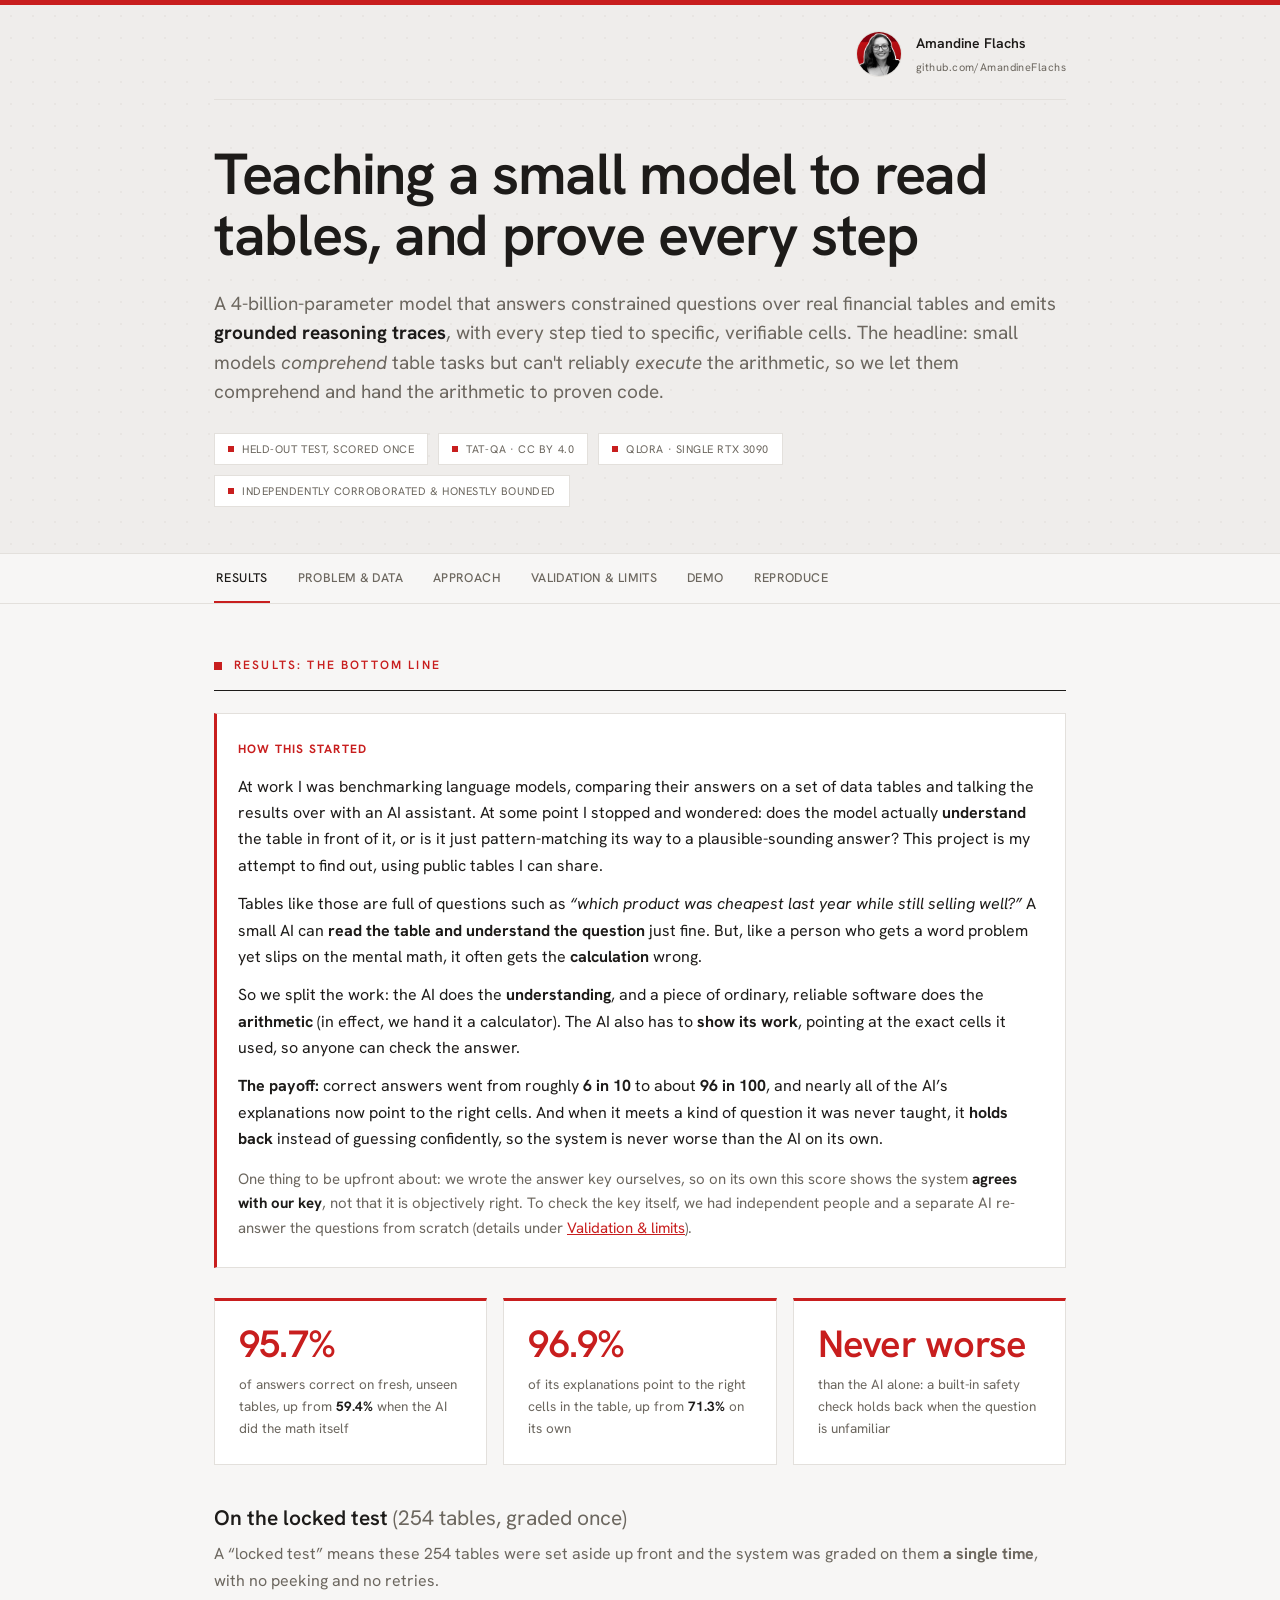
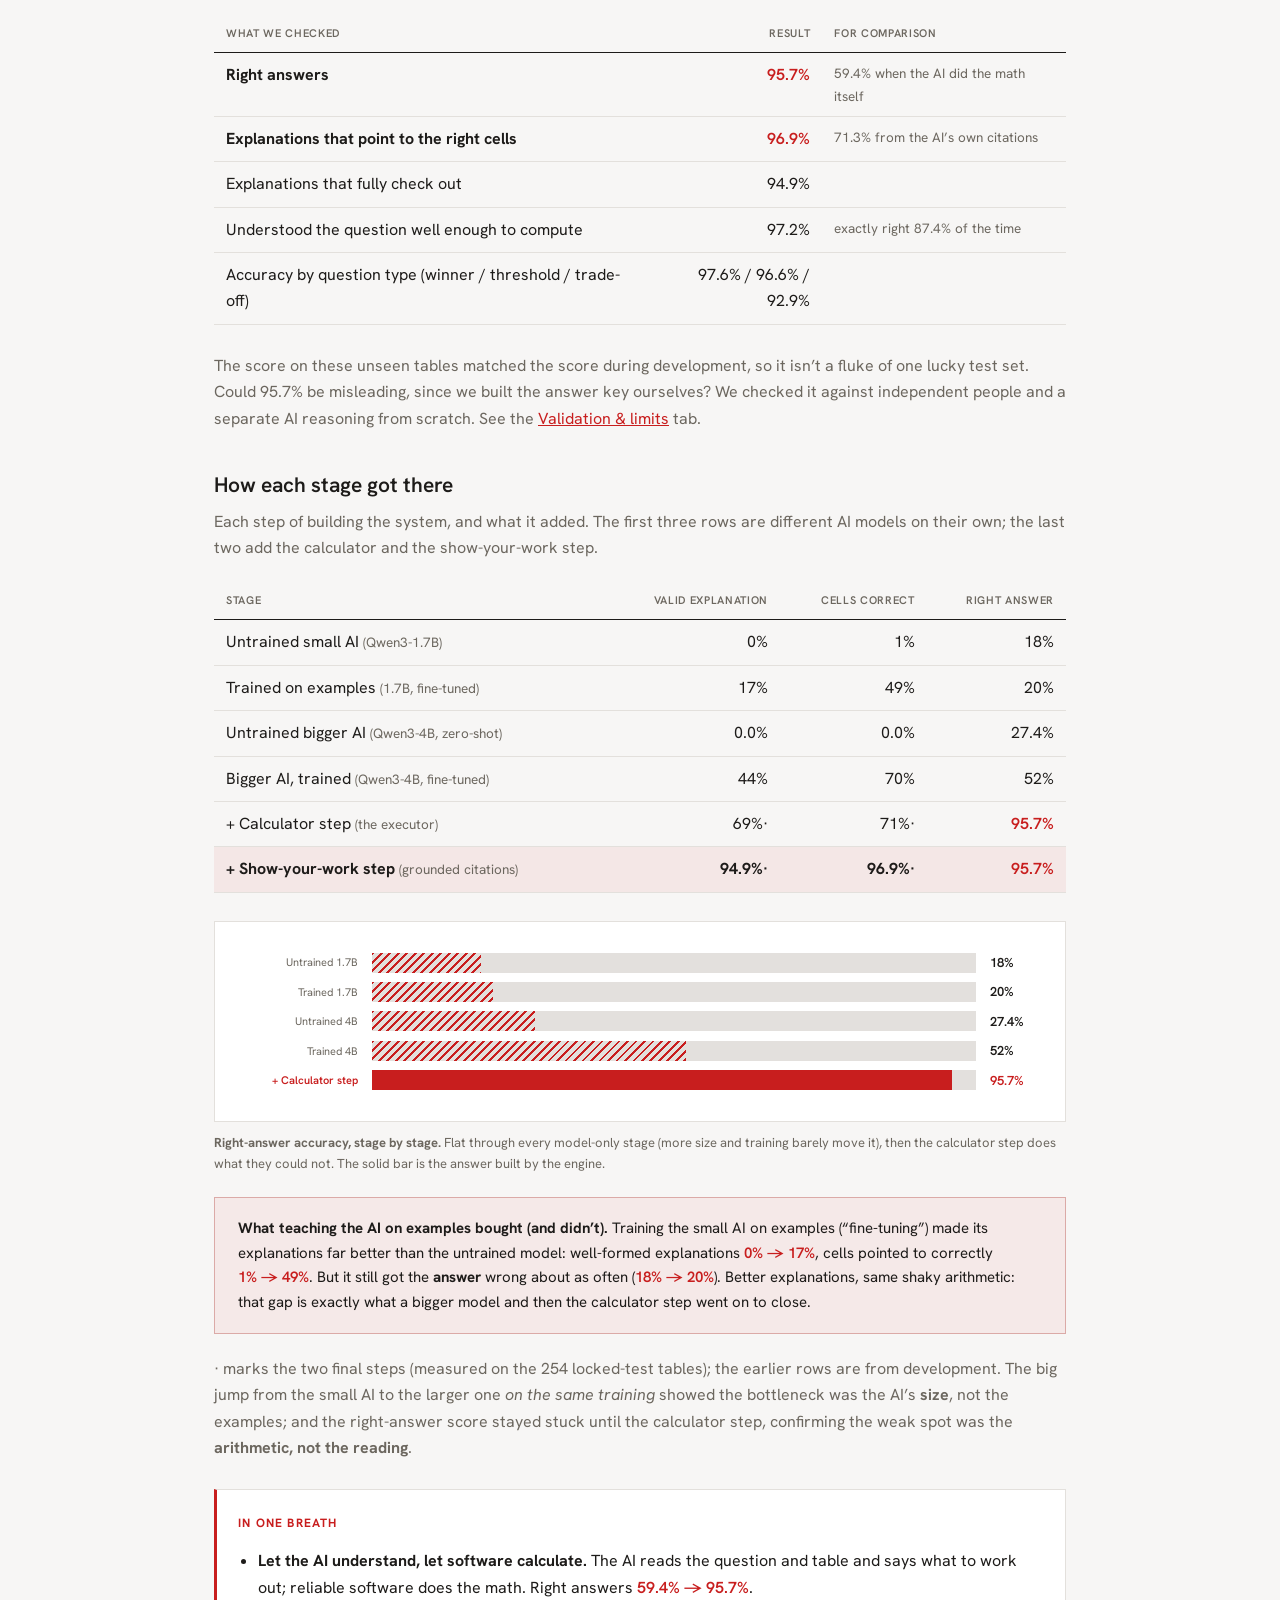
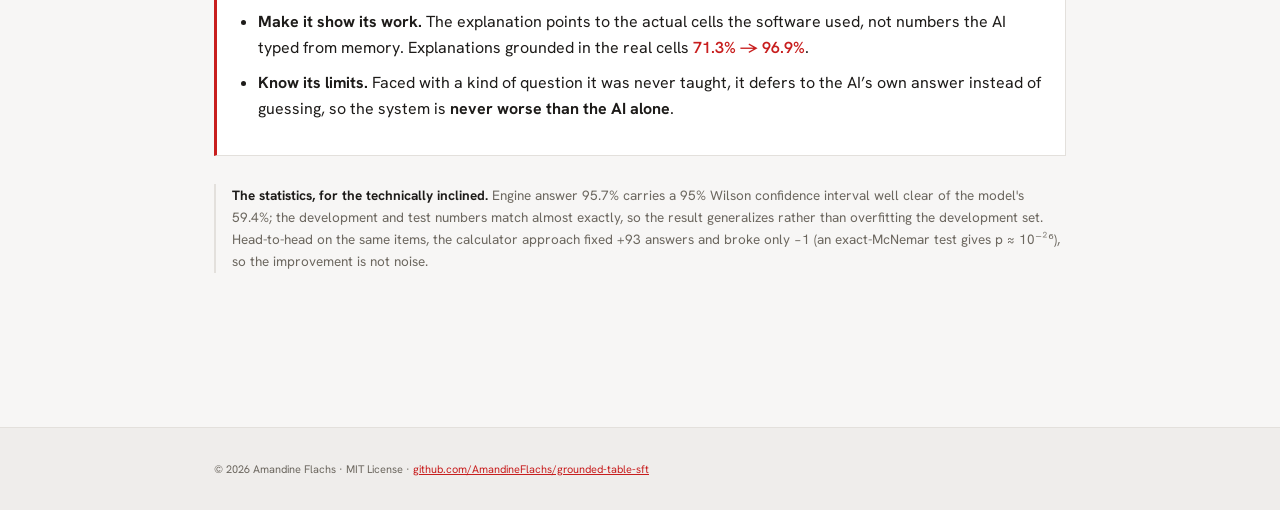
<file: docs/index.html>
<!doctype html>
<html lang="en"><head><meta charset="utf-8">
<meta name="viewport" content="width=device-width,initial-scale=1">
<title>Grounded Table Reasoning: a small model that reads tables, and proves it</title>
<link rel="preconnect" href="https://fonts.googleapis.com">
<link rel="preconnect" href="https://fonts.gstatic.com" crossorigin>
<link href="https://fonts.googleapis.com/css2?family=Hanken+Grotesk:wght@400;500;600;700&display=swap" rel="stylesheet">
<style>:root{
  --bg:#f7f6f5;--surface:#ffffff;--panel:#efedeb;--panel2:#e3e0dd;
  --ink:#1d1b19;--muted:#6c675f;--line:#e3e0dc;--accent:#c81e1e;--accent-ink:#ffffff;
  --font:'Hanken Grotesk',system-ui,-apple-system,"Segoe UI",Roboto,Helvetica,Arial,sans-serif;
  --font-display:var(--font);--font-body:var(--font);--font-mono:var(--font);
  --hatch:repeating-linear-gradient(135deg,var(--accent) 0 2px,transparent 2px 6px)}

*{box-sizing:border-box}
body{margin:0;background:var(--bg);color:var(--ink);font-family:var(--font-body);line-height:1.65;
  -webkit-font-smoothing:antialiased}
a{color:var(--accent)}
::selection{background:color-mix(in srgb,var(--accent) 24%,transparent)}
@keyframes fadeUp{from{opacity:0;transform:translateY(6px)}to{opacity:1;transform:none}}
.topbar{height:5px;background:var(--accent)}

/* masthead / hero */
header.hero{position:relative;overflow:hidden;border-bottom:1px solid var(--line);background:var(--panel)}
header.hero .texture{position:absolute;inset:0;background-image:radial-gradient(var(--line) 1.1px,transparent 1.1px);
  background-size:22px 22px;opacity:.6;pointer-events:none}
header.hero .inner{position:relative;max-width:920px;margin:0 auto;padding:26px 34px 46px}
.masthead{display:flex;justify-content:flex-end;align-items:flex-start;gap:24px;flex-wrap:wrap;
  margin-bottom:44px;padding-bottom:22px;border-bottom:1px solid var(--line)}
.byline{display:flex;align-items:center;gap:14px}
.byline .pic{width:46px;height:46px;flex:none;border-radius:50%;overflow:hidden;position:relative;
  border:1px solid var(--line);background:var(--accent)}
.byline .pic img{width:100%;height:100%;object-fit:cover;display:block}
.byline .pic.ph::after{content:'AF';position:absolute;inset:0;display:flex;align-items:center;justify-content:center;
  color:#fff;font-size:17px;font-weight:600;letter-spacing:.02em}
.byline .name{font-weight:600;font-size:14px}
.byline .links{font-family:var(--font-mono);font-size:11px;letter-spacing:.04em;color:var(--muted);margin-top:3px;display:flex;gap:10px}
.byline .links a{color:var(--muted);text-decoration:none}
.byline .links a:hover{color:var(--accent)}
h1{font-family:var(--font-display);font-size:clamp(34px,5.2vw,58px);font-weight:600;letter-spacing:-.022em;line-height:1.06;margin:0 0 22px}
.subtitle{font-size:19px;line-height:1.55;color:var(--muted);margin:0}
.subtitle b{color:var(--ink)}
.badges{display:flex;flex-wrap:wrap;gap:10px;margin-top:26px}
.badge{display:inline-flex;align-items:center;gap:8px;font-family:var(--font-mono);font-size:11px;letter-spacing:.05em;
  text-transform:uppercase;color:var(--muted);border:1px solid var(--line);padding:6px 13px;background:var(--surface)}
.badge::before{content:"";width:6px;height:6px;background:var(--accent);flex:none}

/* nav */
nav.tabs{position:sticky;top:0;z-index:20;background:color-mix(in srgb,var(--bg) 86%,transparent);
  backdrop-filter:blur(9px) saturate(180%);-webkit-backdrop-filter:blur(9px) saturate(180%);border-bottom:1px solid var(--line)}
nav.tabs .row{max-width:920px;margin:0 auto;padding:0 34px;display:flex;gap:26px;overflow-x:auto}
.tab{appearance:none;border:none;background:none;cursor:pointer;font-family:var(--font-mono);font-size:12.5px;font-weight:500;
  letter-spacing:.03em;text-transform:uppercase;padding:15px 2px;color:var(--muted);border-bottom:2px solid transparent;
  transition:color .15s,border-color .15s;white-space:nowrap;display:inline-flex;align-items:center}
.tab .num{margin-right:8px;font-weight:600;color:var(--muted)}
.tab:hover{color:var(--ink)}
.tab.active{color:var(--ink);border-bottom-color:var(--accent)}
.tab.active .num{color:var(--accent)}

/* layout */
main{max-width:920px;margin:0 auto;padding:0 34px 110px}
.panel{display:none}
.panel.active{display:block;animation:fadeUp .2s ease}
section{margin:0 0 44px}
.panel>section:first-child{margin-top:52px}
h2,h3,h4{margin:0}
.sec-h{font-family:var(--font-mono);font-size:12px;font-weight:600;letter-spacing:.18em;text-transform:uppercase;color:var(--accent);
  display:flex;align-items:center;gap:12px;margin:0 0 22px;padding-bottom:14px;border-bottom:1px solid var(--ink)}
.sec-h::before{content:"";width:8px;height:8px;background:var(--accent);flex:none}
.h3d{font-family:var(--font-display);font-size:21px;font-weight:600;margin:36px 0 6px}
.h3d .muted{color:var(--muted);font-weight:400}
.h3a{font-family:var(--font-display);font-size:20px;font-weight:600;margin:28px 0 6px;color:var(--accent)}
p{margin:0 0 14px}
.muted{color:var(--muted)}

/* plain intro box */
.plain{border:1px solid var(--line);border-left:3px solid var(--accent);padding:26px 24px 26px 21px;background:var(--surface);margin:0 0 30px}
.plain h3{font-family:var(--font-mono);font-size:12px;letter-spacing:.1em;text-transform:uppercase;color:var(--accent);margin:0 0 14px}
.plain p{margin:0 0 12px}
.plain p:last-child{margin-bottom:0}
.plain .pay{font-size:16px}
.plain .pay.muted{font-size:15px;color:var(--muted);margin-top:14px}
.plain .pay.muted b{color:var(--ink)}

/* stat cards */
.statrow{display:grid;grid-template-columns:repeat(auto-fit,minmax(200px,1fr));gap:16px;margin:26px 0}
.stat{border:1px solid var(--line);border-top:3px solid var(--accent);padding:24px 24px;background:var(--surface)}
.stat .n{font-family:var(--font-display);font-size:38px;font-weight:600;color:var(--accent);letter-spacing:-.02em;line-height:1}
.stat .l{font-size:13.5px;color:var(--muted);margin-top:10px}
.stat .l b{color:var(--ink)}

/* data tables */
table.data{border-collapse:collapse;width:100%;margin:20px 0 28px}
table.data th{text-align:left;padding:10px 12px;border-bottom:1.5px solid var(--ink);font-family:var(--font-mono);
  font-size:11px;font-weight:600;letter-spacing:.06em;text-transform:uppercase;color:var(--muted)}
table.data td{padding:9px 12px;border-bottom:1px solid var(--line);vertical-align:top}
table.data th.r,table.data td.r{text-align:right;font-family:var(--font-mono);font-variant-numeric:tabular-nums}
table.data td.hot{color:var(--accent);font-weight:600}
table.data .muted{color:var(--muted);font-size:13.5px}
table.data tr.keyrow td{background:color-mix(in srgb,var(--accent) 7%,transparent)}
td.pending{text-align:center;color:var(--muted);font-style:italic;background:var(--panel)}
code{font-family:var(--font-mono);font-size:12.5px;background:var(--panel);padding:1px 6px}
code.acc{color:var(--accent);background:none;padding:0}

/* pipeline */
.pipeline{display:flex;flex-wrap:wrap;align-items:center;gap:8px;margin:20px 0 28px}
.node{font-family:var(--font-mono);font-size:12px;padding:8px 12px;border:1px solid var(--line);background:var(--surface);white-space:nowrap}
.node.key{border-color:color-mix(in srgb,var(--accent) 45%,var(--line));background:color-mix(in srgb,var(--accent) 8%,transparent);
  color:var(--accent);font-weight:600}
.arrow{color:var(--accent)}

/* bar chart */
.chart{border:1px solid var(--line);padding:22px 23px;background:var(--surface);margin:24px 0 10px}
.bar{display:grid;grid-template-columns:120px 1fr 52px;align-items:center;gap:14px;margin:8px 0;font-size:13px}
.bar .bl{font-family:var(--font-mono);font-size:11px;color:var(--muted);text-align:right}
.bar .bt{height:20px;background:var(--panel2);overflow:hidden}
.bar .bt i{display:block;height:100%;background:var(--hatch)}
.bar .bv{font-family:var(--font-mono);font-variant-numeric:tabular-nums;font-weight:600}
.bar.sys .bl{color:var(--accent);font-weight:600}
.bar.sys .bt i{background:var(--accent)}
.bar.sys .bv{color:var(--accent)}
.barcap{font-size:13px;color:var(--muted);margin:6px 0 22px}

/* callout / tldr / fineprint / lists */
.callout{background:color-mix(in srgb,var(--accent) 6%,transparent);border:1px solid color-mix(in srgb,var(--accent) 28%,var(--line));
  padding:18px 23px;margin:0 0 22px;font-size:15px}
.callout .d{font-family:var(--font-mono);font-weight:600;color:var(--accent);white-space:nowrap}
.tldr{border:1px solid var(--line);border-left:3px solid var(--accent);padding:24px 24px 24px 21px;background:var(--surface);margin:28px 0}
.tldr h2{font-family:var(--font-mono);font-size:12px;letter-spacing:.1em;text-transform:uppercase;color:var(--accent);margin:0 0 14px}
.tldr ul{margin:0;padding-left:20px}
.tldr li{margin:8px 0}
.hot{font-family:var(--font-mono);font-weight:600;color:var(--accent);white-space:nowrap}
.fineprint{font-size:13.5px;color:var(--muted);border-left:2px solid var(--line);padding-left:16px;margin:22px 0}
.fineprint b{color:var(--ink)}
ul.lim{padding-left:20px}
ul.lim li{margin:9px 0}
.demo-note{font-size:14px;color:var(--muted);margin:12px 0 0}
.demo-note code{font-size:12.5px}

/* reproduce / code block */
pre{background:var(--ink);color:#edeae7;padding:20px 22px;overflow-x:auto;font-family:var(--font-mono);font-size:13px;line-height:1.6;margin:0 0 20px}
pre .c{color:#b7ad9e}

/* footer */
footer{border-top:1px solid var(--line);background:var(--panel)}
footer .inner{max-width:920px;margin:0 auto;padding:32px 34px}
footer .note{font-family:var(--font-mono);font-size:11px;color:var(--muted);max-width:78ch;line-height:1.7;margin:0}
footer .note b,footer .note code{color:var(--ink);background:none;padding:0}

@media(max-width:600px){
  header.hero .inner{padding:22px 20px 34px}
  .masthead{margin-bottom:28px}
  nav.tabs .row{padding:0 20px;gap:18px}
  main{padding:0 20px 80px}
  .panel>section:first-child{margin-top:36px}
  footer .inner{padding:26px 20px}
  .bar{grid-template-columns:92px 1fr 46px;gap:10px}
}


.card{background:var(--surface,#fff);border:1px solid var(--line);padding:22px 23px;margin:22px 0}
.card header{display:flex;gap:10px;align-items:center;margin-bottom:12px;flex-wrap:wrap}
.card .tag{font-family:var(--font-mono);font-size:10px;font-weight:600;letter-spacing:.08em;padding:3px 9px;color:#fff;background:var(--ink)}
.card .tag.ood{background:var(--accent)}.card .tag.indist{background:var(--ink)}
.card .type{font-family:var(--font-mono);font-size:12px;color:var(--muted)}
.card .eid{margin-left:auto;font-family:var(--font-mono);font-size:11px;color:#b7ad9e}
.card .q{font-weight:600;margin:2px 0 14px}
.card table{border-collapse:collapse;font-size:13px;width:100%;margin:0 0 16px;font-family:var(--font-mono)}
.card th,.card td{border:1px solid var(--line);padding:5px 9px;text-align:right}
.card th:first-child,.card td:first-child{text-align:left}
.card thead th{background:var(--panel);font-weight:600}
.card td.hl{background:color-mix(in srgb,var(--accent) 12%,transparent);font-weight:600}
.card .cols{display:grid;grid-template-columns:1fr 1fr;gap:18px;margin:0 0 16px}
@media(max-width:640px){.card .cols{grid-template-columns:1fr}}
.card h4{margin:0 0 6px;font-size:13px}.card h4 small{color:var(--muted);font-weight:400}
.card ol.trace,.card ul.ev{margin:0;padding-left:18px;font-size:13px}.card ol.trace li,.card ul.ev li{margin:.2em 0}
.card ul.ev{font-family:var(--font-mono)}
.card .kind{display:inline-block;font-family:var(--font-mono);font-size:11px;background:var(--panel);color:var(--muted);
  padding:0 6px;margin-right:4px}
.card table.ans{margin-top:6px;font-family:var(--font-mono)}
.card table.ans td:first-child{color:var(--muted);width:130px;text-align:left;font-size:12px}
.card table.ans td{border:none;border-top:1px solid var(--line);text-align:left;padding:6px 9px}
.card tr.sys td{background:color-mix(in srgb,var(--accent) 7%,transparent)}.card tr.gate td{font-size:13px}
.card .badge{display:inline-block;font-family:var(--font-mono);font-size:10px;font-weight:600;padding:1px 7px;color:#fff;margin-right:6px}
.card .badge.pass{background:#2b8a3e}.card .badge.fire{background:var(--accent)}
</style></head>
<body>
<div class="topbar"></div>

<header class="hero"><div class="texture"></div><div class="inner">
  <div class="masthead">
    <div class="byline">
      <span class="pic"><img src="assets/author.jpg" alt="Amandine Flachs"
        onerror="this.style.display='none';this.parentNode.classList.add('ph')"></span>
      <div>
        <div class="name">Amandine Flachs</div>
        <div class="links"><a href="https://github.com/AmandineFlachs">github.com/AmandineFlachs</a></div>
      </div>
    </div>
  </div>
  <div class="head">
    <h1>Teaching a small model to read tables, and prove every step</h1>
    <p class="subtitle">A 4-billion-parameter model that answers constrained questions over real
    financial tables and emits <b>grounded reasoning traces</b>, with every step tied to specific,
    verifiable cells. The headline: small models <i>comprehend</i> table tasks but can't reliably
    <i>execute</i> the arithmetic, so we let them comprehend and hand the arithmetic to proven code.</p>
    <div class="badges">
      <span class="badge">Held-out test, scored once</span>
      <span class="badge">TAT-QA · CC BY 4.0</span>
      <span class="badge">QLoRA · single RTX 3090</span>
      <span class="badge">Independently corroborated &amp; honestly bounded</span>
    </div>
  </div>
</div></header>

<nav class="tabs" role="tablist"><div class="row">
  <button class="tab active" data-p="results">Results</button>
  <button class="tab" data-p="why">Problem &amp; data</button>
  <button class="tab" data-p="how">Approach</button>
  <button class="tab" data-p="limit">Validation &amp; limits</button>
  <button class="tab" data-p="demo">Demo</button>
  <button class="tab" data-p="repro">Reproduce</button>
</div></nav>

<main>

<div class="panel active" id="p-results" role="tabpanel">
<section>
  <h2 class="sec-h">Results: the bottom line</h2>

  <div class="plain">
    <h3>How this started</h3>
    <p>At work I was benchmarking language models, comparing their answers on a set of data tables and
    talking the results over with an AI assistant. At some point I stopped and wondered: does the model
    actually <b>understand</b> the table in front of it, or is it just pattern-matching its way to a
    plausible-sounding answer? This project is my attempt to find out, using public tables I can share.</p>
    <p>Tables like those are full of questions such as <i>“which product was cheapest last year while
    still selling well?”</i> A small AI can <b>read the table and understand the question</b> just
    fine. But, like a person who gets a word problem yet slips on the mental math, it often gets the
    <b>calculation</b> wrong.</p>
    <p>So we split the work: the AI does the <b>understanding</b>, and a piece of ordinary, reliable
    software does the <b>arithmetic</b> (in effect, we hand it a calculator). The AI also has to
    <b>show its work</b>, pointing at the exact cells it used, so anyone can check the answer.</p>
    <p class="pay"><b>The payoff:</b> correct answers went from roughly <b>6 in 10</b> to about
    <b>96 in 100</b>, and nearly all of the AI’s explanations now point to the right cells. And when
    it meets a kind of question it was never taught, it <b>holds back</b> instead of guessing
    confidently, so the system is never worse than the AI on its own.</p>
    <p class="pay muted">One thing to be upfront about: we wrote the answer key
    ourselves, so on its own this score shows the system <b>agrees with our key</b>, not that it is
    objectively right. To check the key itself, we had independent people and a separate AI re-answer
    the questions from scratch (details under <a href="#limit" data-goto="limit">Validation &amp;
    limits</a>).</p>
  </div>

  <div class="statrow">
    <div class="stat"><div class="n">95.7%</div><div class="l">of answers correct on fresh,
      unseen tables, up from <b>59.4%</b> when the AI did the math itself</div></div>
    <div class="stat"><div class="n">96.9%</div><div class="l">of its explanations point
      to the right cells in the table, up from <b>71.3%</b> on its own</div></div>
    <div class="stat"><div class="n">Never&nbsp;worse</div><div class="l">than the AI alone: a built-in
      safety check holds back when the question is unfamiliar</div></div>
  </div>

  <h3 class="h3d">On the locked test <span class="muted">(254 tables, graded once)</span></h3>
  <p class="muted">A “locked test” means these 254 tables were set aside up front and the
  system was graded on them <b>a single time</b>, with no peeking and no retries.</p>
  <table class="data">
    <thead><tr><th>What we checked</th><th class="r">Result</th><th>For comparison</th></tr></thead>
    <tbody>
    <tr><td><b>Right answers</b></td>
        <td class="r hot">95.7%</td><td class="muted">59.4% when the AI did the math itself</td></tr>
    <tr><td><b>Explanations that point to the right cells</b></td>
        <td class="r hot">96.9%</td><td class="muted">71.3% from the AI’s own citations</td></tr>
    <tr><td>Explanations that fully check out</td>
        <td class="r">94.9%</td><td></td></tr>
    <tr><td>Understood the question well enough to compute</td>
        <td class="r">97.2%</td><td class="muted">exactly right 87.4% of the time</td></tr>
    <tr><td>Accuracy by question type (winner / threshold / trade-off)</td>
        <td class="r">97.6% / 96.6% / 92.9%</td><td></td></tr>
    </tbody>
  </table>
  <p class="muted">The score on these unseen tables matched the score during development, so it isn’t a
  fluke of one lucky test set. Could 95.7% be misleading, since we built the answer key
  ourselves? We checked it against independent people and a separate AI reasoning from scratch. See the
  <a href="#limit" data-goto="limit">Validation&nbsp;&amp;&nbsp;limits</a> tab.</p>

  <h3 class="h3d">How each stage got there</h3>
  <p class="muted">Each step of building the system, and what it added. The first three rows are
  different AI models on their own; the last two add the calculator and the show-your-work step.</p>
  <table class="data">
    <thead><tr><th>Stage</th><th class="r">Valid explanation</th><th class="r">Cells correct</th><th class="r">Right answer</th></tr></thead>
    <tbody>
    <tr><td>Untrained small AI <span class="muted">(Qwen3-1.7B)</span></td><td class="r">0%</td><td class="r">1%</td><td class="r">18%</td></tr>
    <tr><td>Trained on examples <span class="muted">(1.7B, fine-tuned)</span></td><td class="r">17%</td><td class="r">49%</td><td class="r">20%</td></tr>
    <tr><td>Untrained bigger AI <span class="muted">(Qwen3-4B, zero-shot)</span></td><td class="r">0.0%</td><td class="r">0.0%</td><td class="r">27.4%</td></tr>
    <tr><td>Bigger AI, trained <span class="muted">(Qwen3-4B, fine-tuned)</span></td><td class="r">44%</td><td class="r">70%</td><td class="r">52%</td></tr>
    <tr><td>+ Calculator step <span class="muted">(the executor)</span></td><td class="r">69%·</td><td class="r">71%·</td>
        <td class="r hot">95.7%</td></tr>
    <tr class="keyrow"><td><b>+ Show-your-work step</b> <span class="muted">(grounded citations)</span></td><td class="r"><b>94.9%·</b></td>
        <td class="r"><b>96.9%·</b></td><td class="r hot">95.7%</td></tr>
    </tbody>
  </table>
  <div class="chart"><div class="bar"><span class="bl">Untrained 1.7B</span><span class="bt"><i style="width:18%"></i></span><span class="bv">18%</span></div><div class="bar"><span class="bl">Trained 1.7B</span><span class="bt"><i style="width:20%"></i></span><span class="bv">20%</span></div><div class="bar"><span class="bl">Untrained 4B</span><span class="bt"><i style="width:27%"></i></span><span class="bv">27.4%</span></div><div class="bar"><span class="bl">Trained 4B</span><span class="bt"><i style="width:52%"></i></span><span class="bv">52%</span></div><div class="bar sys"><span class="bl">+ Calculator step</span><span class="bt"><i style="width:96%"></i></span><span class="bv">95.7%</span></div></div><p class="barcap"><b>Right-answer accuracy, stage by stage.</b> Flat through every model-only stage (more size and training barely move it), then the calculator step does what they could not. The solid bar is the answer built by the engine.</p>
  <div class="callout">
    <b>What teaching the AI on examples bought (and didn’t).</b> Training the small AI on examples
    (“fine-tuning”) made its explanations far better than the untrained model: well-formed explanations
    <span class="d">0% → 17%</span>, cells pointed to correctly <span class="d">1% → 49%</span>. But it
    still got the <b>answer</b> wrong about as often (<span class="d">18% → 20%</span>). Better
    explanations, same shaky arithmetic: that gap is exactly what a bigger model and then the calculator
    step went on to close.
  </div>
  <p class="muted">· marks the two final steps (measured on the 254 locked-test tables); the earlier
  rows are from development. The big jump from the small AI to the larger one <i>on the same training</i>
  showed the bottleneck was the AI’s <b>size</b>, not the examples; and the right-answer score stayed
  stuck until the calculator step, confirming the weak spot was the <b>arithmetic, not the reading</b>.</p>
  

  <div class="tldr">
    <h2>In one breath</h2>
    <ul>
      <li><b>Let the AI understand, let software calculate.</b> The AI reads the question and table and
        says what to work out; reliable software does the math. Right answers
        <span class="hot">59.4% → 95.7%</span>.</li>
      <li><b>Make it show its work.</b> The explanation points to the actual cells the software used,
        not numbers the AI typed from memory. Explanations grounded in the real cells
        <span class="hot">71.3% → 96.9%</span>.</li>
      <li><b>Know its limits.</b> Faced with a kind of question it was never taught, it defers to the
        AI’s own answer instead of guessing, so the system is <b>never worse than the AI alone</b>.</li>
    </ul>
  </div>
  <p class="fineprint"><b>The statistics, for the technically inclined.</b> Engine answer
  95.7% carries a 95% Wilson confidence interval well clear of the model's 59.4%;
  the development and test numbers match almost exactly, so the result generalizes rather than
  overfitting the development set. Head-to-head on the same items, the calculator approach fixed
  +93 answers and broke only −1 (an exact-McNemar test gives
  p ≈ 10⁻²⁶), so the improvement is not noise.</p>
</section>
</div>

<div class="panel" id="p-why" role="tabpanel">
<section>
  <h2 class="sec-h">The problem</h2>
  <p>Ask a small language model a precise question about a table (<i>"which line item has the lowest
  2019 value while 2018 stays at or above 12.7?"</i>), and two things can go wrong. It can
  <b>misread</b> the table, or it can read it correctly and then <b>botch the arithmetic</b>: a
  comparison flipped, a dominance check fumbled, a number hallucinated into a citation.</p>
  <p>For anything you'd actually trust, the answer isn't enough: you want the <b>reasoning</b>, and
  you want each step pinned to the exact cells it used, so a checker (or a person) can verify it. That
  is a <b>grounded trace</b>. The goal of this project was a small, local model that produces them.</p>
  <p>The central question turned out to be <b>which</b> of those two failures dominates, because the
  fix is completely different. If the model misreads, you need better perception or more data. If it
  reads fine but miscomputes, you don't need a bigger model at all; you need to stop trusting its
  arithmetic.</p>
</section>

<section>
  <h2 class="sec-h">The task &amp; the benchmark</h2>
  <p>Tables come from <b>TAT-QA</b> (Zhu et al., ACL 2021; CC BY 4.0): real financial tables from
  company filings. TAT-QA's own questions are ~64% free-form arithmetic (change, %, sums) and only a
  sliver match clean, checkable predicates, so we keep the <b>real tables</b> and generate three
  families of <b>constrained, programmatically-verifiable</b> questions over them:</p>
  <table class="data">
    <thead><tr><th>Task</th><th>question_type</th><th>Example</th></tr></thead>
    <tbody>
    <tr><td>Winner selection</td><td><code class="acc">best_under_constraint</code></td>
        <td>"Which line item has the lowest 2019 value with 2018 ≥ 12.7?"</td></tr>
    <tr><td>Constraint filtering</td><td><code class="acc">threshold_filter</code></td>
        <td>"Which periods have rate ≥ 2.89 and term ≥ 3.65?"</td></tr>
    <tr><td>Trade-off</td><td><code class="acc">tradeoff_summary</code></td>
        <td>"Which line items are Pareto-optimal maximizing both 2019 and 2018?"</td></tr>
    </tbody>
  </table>
  <p>Every example ships with a machine-checked grounded trace; an independent rule-based validator
  recomputes the answer from a stored spec and verifies each cited cell. The dataset is
  <b>1,266 validated examples</b> (100% pass the validator), with <b>177</b> used as silver training
  records and a <b>leakage-free, table-level split</b>: dev (190) / locked test (254) / a separate
  12-example out-of-distribution anchor.</p>
  <p class="fineprint"><b>Why a table-level split, and how leakage was ruled out.</b> The same source
  table appears in multiple examples (two orientations × several question types), so a naïve
  per-example split leaks tables across train/test. We re-split by <b>source table</b> (stripping
  orientation suffixes); 166/224 tables had straddled a per-example split. Disjointness is asserted at
  both the <b>id</b> and <b>content-hash</b> level on the exact file the model trained on.
  Total/subtotal rows are excluded from the entity universe by a single shared rule, so the
  inference-time universe matches the gold spec.</p>
</section>
</div>

<div class="panel" id="p-how" role="tabpanel">
<section>
  <h2 class="sec-h">The approach</h2>
  <div class="pipeline">
    <span class="node">TAT-QA tables</span><span class="arrow">→</span>
    <span class="node">generate Q + gold + trace</span><span class="arrow">→</span>
    <span class="node">validate</span><span class="arrow">→</span>
    <span class="node">QLoRA SFT</span><span class="arrow">→</span>
    <span class="node key">executor</span><span class="arrow">→</span>
    <span class="node key">grounding</span><span class="arrow">→</span>
    <span class="node key">safety gate</span>
  </div>
  <p>We fine-tuned Qwen3 (QLoRA, 4-bit, a single RTX 3090). Supervised fine-tuning alone got the
  model writing well-formed traces, but its <i>answers</i> were still only ~59% right. The error
  analysis was decisive: the remaining mistakes were <b>arithmetic-execution</b> errors, not
  misreadings. So:</p>
  <h3 class="h3a">The executor: answer by construction</h3>
  <p>Instead of trusting the model's arithmetic, the model emits a structured <b>operation</b> (the
  op type, the column <i>names</i>, thresholds, and directions it read from the question), and a
  small, deterministic, independently-tested engine computes the answer. The model's job becomes
  <b>comprehension</b>; the arithmetic is done by proven code. This is the move that takes answers
  from 59.4% to <b>95.7%</b>.</p>
  <h3 class="h3a">Grounding: citations by construction</h3>
  <p>The model's hand-typed citations had the same disease as its arithmetic (wrong/derived numbers),
  so they got the same cure: the trace cites the <b>cells the engine actually read</b>, which are
  grounded by construction: they always exist and always match. The <b>prose stays
  model-authored</b> (the explanation); only the cited evidence becomes system-constructed (the
  proof). Grounded-trace rate: 71.3% → <b>96.9%</b>.</p>
  <h3 class="h3a">The safety gate</h3>
  <p>The engine is a specialist: it only knows the operations it was trained on. If the model emits
  an operation the <i>question</i> doesn't actually support (no threshold language for a threshold
  op, no trade-off language for a trade-off op), the gate treats it as fabricated and
  <b>falls back to the model's own answer</b> (do no harm).</p>
</section>
</div>

<div class="panel" id="p-limit" role="tabpanel">
<section>
  <h2 class="sec-h">Is 95.7% real, or circular?</h2>
  <p>Honest worry: the test gold is computed by code that shares the engine's arithmetic, so on its
  own that number is <b>consistency</b>, not <b>correctness</b>. To break the circularity we ran two
  independent checks that never see the spec or the gold.</p>
  <p><b>Blind LLM cross-check.</b> 36 stratified examples, shown as raw table + question only,
  answered by independent annotators reasoning from scratch: <b>36/36 agreement</b> with the stored
  gold (confirming the engine on every one of its sampled correct cases). Two independent reasoning
  paths agreeing on every case ⇒ the answers are corroborated, not merely self-consistent.</p>
  <p><b>Blind human anchor.</b> A real person, given a self-contained annotation UI, independently
  answered the same items on the two <i>natural</i> question types (n=24): <b>22/24 blind agreement</b>
  with the stored gold: a second, human reasoning path reaching the same answers.</p>
</section>

<section>
  <h2 class="sec-h">The limit: where it fails, and how it's caught</h2>
  <p>The one non-circular slice is an out-of-distribution task type (<code>extremum</code>) that is
  <b>not</b> in training and <b>not</b> in the engine's vocabulary. Here the model's <i>own</i> answer
  is right 100.0%, but it emits a <i>trained</i> operation instead, so the executor
  computes the wrong answer <b>0.0%</b>. The engine isn't broken; the model just
  doesn't know the operation exists, and the executor overrides its correct intuition and fails
  <i>confidently</i>. This failure mode is invisible to any in-distribution (circular) test.</p>
  <p>The safety gate is exactly for this. Re-scored on saved outputs: out-of-distribution
  <b>0.0% → 100.0%</b>; in-distribution 95.7% →
  <b>96.1%</b> (it fires on only 9/254, and never on a case the engine
  got right). Net: <b>never worse than the model alone</b>, and it degrades gracefully. Here is the
  gate firing on a real out-of-distribution example: the engine produces nothing usable, so the
  system keeps the model's correct answer.</p>
  
  <section class=card>
    <header><span class="tag ood">OOD</span>
      <span class=type>rank_models</span>
      <span class=eid>tatqa_0000_cols_rank_models_verified</span></header>
    <p class=q>In which year is the amount of total sales the largest?</p>
    <table><thead><tr><th>category</th><th>Fixed Price</th><th>Other</th><th>Total sales</th></tr></thead><tbody><tr><td class="hl">2019</td><td>1452.4</td><td>44.1</td><td class="hl">1496.5</td></tr><tr><td>2018</td><td>1146.2</td><td>56.7</td><td class="hl">1202.9</td></tr><tr><td>2017</td><td>1036.9</td><td>70.8</td><td class="hl">1107.7</td></tr></tbody></table>
    <div class=cols>
      <div><h4>Model trace <small>(model-authored prose)</small></h4><ol class=trace><li><span class=kind>select</span> Identify the total sales for each year.</li><li><span class=kind>compare</span> Compare the total sales values: 1496.5 &gt; 1202.9 &gt; 1107.7.</li><li><span class=kind>conclude</span> The largest total sales is in the year 2019.</li></ol></div>
      <div><h4>Grounded evidence <small>(cells the engine read, by construction)</small></h4>
           <ul class=ev><li><code>category</code>[row 0] = <b>2019</b></li><li><code>category</code>[row 1] = <b>2018</b></li><li><code>category</code>[row 2] = <b>2017</b></li></ul></div>
    </div>
    <table class=ans>
      <tr><td>Engine answer</td><td>none  (rows [])</td></tr>
      <tr><td>Model’s own</td><td>2019  (rows [0])</td></tr>
      <tr class=gate><td>Gate</td><td><span class="badge fire">GATE FIRED</span> op not supported by the question → fall back to the model’s own answer</td></tr>
      <tr class=sys><td>System answer</td><td><b>2019  (rows [0])</b> <small>[model]</small></td></tr>
      <tr><td>Gold</td><td>2019  (rows [0])</td></tr>
    </table>
  </section>
  <p class="demo-note">Caveat: the gate is a keyword heuristic validated on a small out-of-distribution
  set.</p>
</section>

<section>
  <h2 class="sec-h">Honest limitations</h2>
  <ul class="lim">
    <li><b>In-distribution gold is spec-derived.</b> Now corroborated by two independent blind oracles,
      but not <i>proven</i>: n is small, trade-off has only the LLM check, the human is one annotator.</li>
    <li><b>The trade-off questions are non-natural.</b> A non-specialist couldn't assess
      "Pareto-optimal" (verifiable, but not how a person would ask).</li>
    <li><b>Specialization.</b> The engine helps only inside its trained operation vocabulary; the gate
      makes that safe, but it is not a general table engine.</li>
    <li><b>The trace prose stays model-authored.</b> The system grounds the <i>answer</i> and the
      <i>cited evidence</i> by construction; an unaided 4B model's own citations remain ~71.3%
      (near its ceiling).</li>
    <li><b>Coverage &amp; domain.</b> Only high-confidence ingested tables (~97%); selection /
      threshold / frontier reasoning, not TAT-QA's dominant free-form arithmetic; TAT-QA is financial,
      and transfer to scientific/ML tables is unverified.</li>
    <li><b>Provenance.</b> The 12-example anchor is <i>TAT-QA-gold-anchored</i> (their annotations,
      cross-checked by our independent recompute), not verified by anyone on this project.</li>
  </ul>
</section>
</div>

<div class="panel" id="p-demo" role="tabpanel">
<section>
  <h2 class="sec-h">See it run</h2>
  <p>Each card below replays a held-out example through the full path: the model emits an operation,
  the engine computes the answer and returns the exact cells it read (<b>highlighted</b>), the gate
  decides whether to trust it. No model is called; these are saved outputs re-assembled on CPU.</p>
  
  <section class=card>
    <header><span class="tag indist">in-dist</span>
      <span class=type>best_under_constraint</span>
      <span class=eid>tatqa_0036_cols_best_under_constraint_normal</span></header>
    <p class=q>Which period has the highest Legal reserve while keeping Cash dividends of at least 8.34063e+06?</p>
    <table><thead><tr><th>category</th><th>Legal reserve</th><th>Special reserve</th><th>Cash dividends</th></tr></thead><tbody><tr><td>Appropriation of earnings (in thousand NT dollars) Appropriation of earnings (in thousand NT dollars) 2018</td><td>707299</td><td>14513940</td><td>6916105</td></tr><tr><td>2019</td><td class="hl">963947</td><td>-3491626</td><td class="hl">9765155</td></tr><tr><td>Cash dividend per share (NT dollars) 2018</td><td></td><td></td><td>0.58</td></tr><tr><td>2019_1</td><td></td><td></td><td>0.75</td></tr></tbody></table>
    <div class=cols>
      <div><h4>Model trace <small>(model-authored prose)</small></h4><ol class=trace><li><span class=kind>filter</span> Keep only rows where Cash dividends is at least 8.34063e+06.</li><li><span class=kind>compare</span> Row 1 has the highest Legal reserve (963947) among qualifying rows.</li><li><span class=kind>conclude</span> 2019 has the highest Legal reserve while keeping Cash dividends of at least 8.34063e+06.</li></ol></div>
      <div><h4>Grounded evidence <small>(cells the engine read, by construction)</small></h4>
           <ul class=ev><li><code>Legal reserve</code>[row 1] = <b>963947</b></li><li><code>Cash dividends</code>[row 1] = <b>9765155</b></li></ul></div>
    </div>
    <table class=ans>
      <tr><td>Engine answer</td><td>2019  (rows [1])</td></tr>
      <tr><td>Model’s own</td><td>2019  (rows [1])</td></tr>
      <tr class=gate><td>Gate</td><td><span class="badge pass">GATE PASS</span> op supported by the question → trust the engine</td></tr>
      <tr class=sys><td>System answer</td><td><b>2019  (rows [1])</b> <small>[engine]</small></td></tr>
      <tr><td>Gold</td><td>2019  (rows [1])</td></tr>
    </table>
  </section>
  <p class="demo-note">Generate the full set yourself:
  <code>python scripts/demo.py</code> (writes <code>results/demo/index.html</code>),
  <code>python scripts/demo.py --list</code>, or <code>--id &lt;example_id&gt;</code>.</p>
</section>
</div>

<div class="panel" id="p-repro" role="tabpanel">
<section>
  <h2 class="sec-h">Reproduce</h2>
  <pre><span class="c"># build dataset / leakage-free split / SFT data</span>
python scripts/build_dataset.py
python scripts/freeze_splits.py
python scripts/build_sft.py

<span class="c"># train + score (WSL .venv-train, RTX 3090; see docs/training_env.md)</span>
python scripts/train_sft.py --model Qwen/Qwen3-4B --out models/qwen3-4b-sft-exec
python scripts/eval_executor.py --dataset data/processed/eval_test.v0_1_0.jsonl \
       --adapter models/qwen3-4b-sft-exec --out results/p3_4b_exec_TEST.json

<span class="c"># re-score on CPU (no GPU): grounding, safety gate, this write-up, the demo</span>
python scripts/eval_grounded.py
python scripts/eval_gate.py
python scripts/build_writeup.py
python scripts/demo.py</pre>
  <p>ML methodology reference: <a href="methodology.html">docs/methodology.html</a>. Consolidated
  findings: <a href="../RESULTS.md">RESULTS.md</a>. Interactive demo:
  <a href="../results/demo/index.html">results/demo/index.html</a>.</p>
</section>
</div>

</main>

<footer><div class="inner">
  <p class="note">© 2026 Amandine Flachs · MIT License ·
  <a href="https://github.com/AmandineFlachs/grounded-table-sft">github.com/AmandineFlachs/grounded-table-sft</a></p>
</div></footer>

<script>
(function(){
  function show(id){
    document.querySelectorAll('.panel').forEach(function(p){p.classList.toggle('active',p.id==='p-'+id)});
    document.querySelectorAll('.tab').forEach(function(t){t.classList.toggle('active',t.dataset.p===id)});
    if(history.replaceState) history.replaceState(null,'','#'+id);
    window.scrollTo({top:0,behavior:'instant'});
  }
  document.querySelectorAll('.tab').forEach(function(t){t.addEventListener('click',function(){show(t.dataset.p)})});
  document.querySelectorAll('[data-goto]').forEach(function(a){a.addEventListener('click',function(e){e.preventDefault();show(a.dataset.goto)})});
  var h=location.hash.replace('#','');
  if(h&&document.getElementById('p-'+h)) show(h);
})();
</script>
</body></html>
</file>
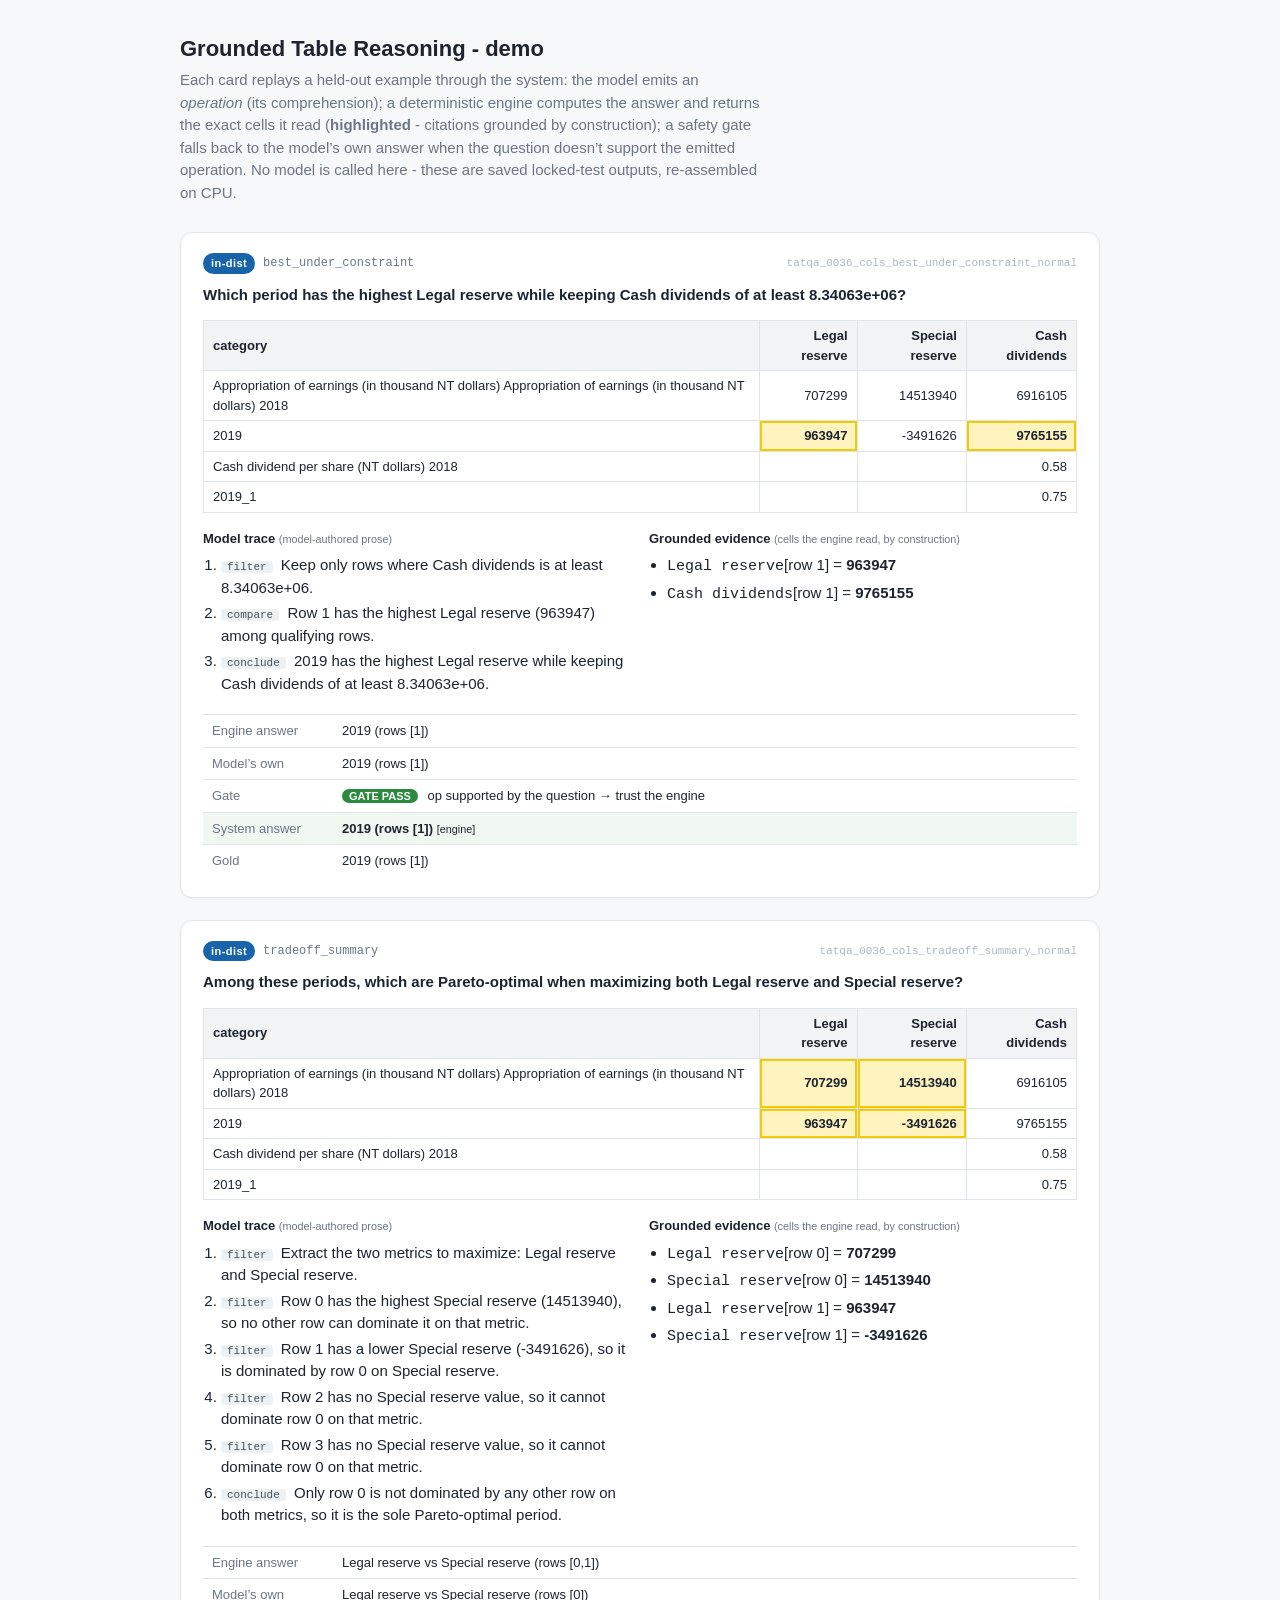
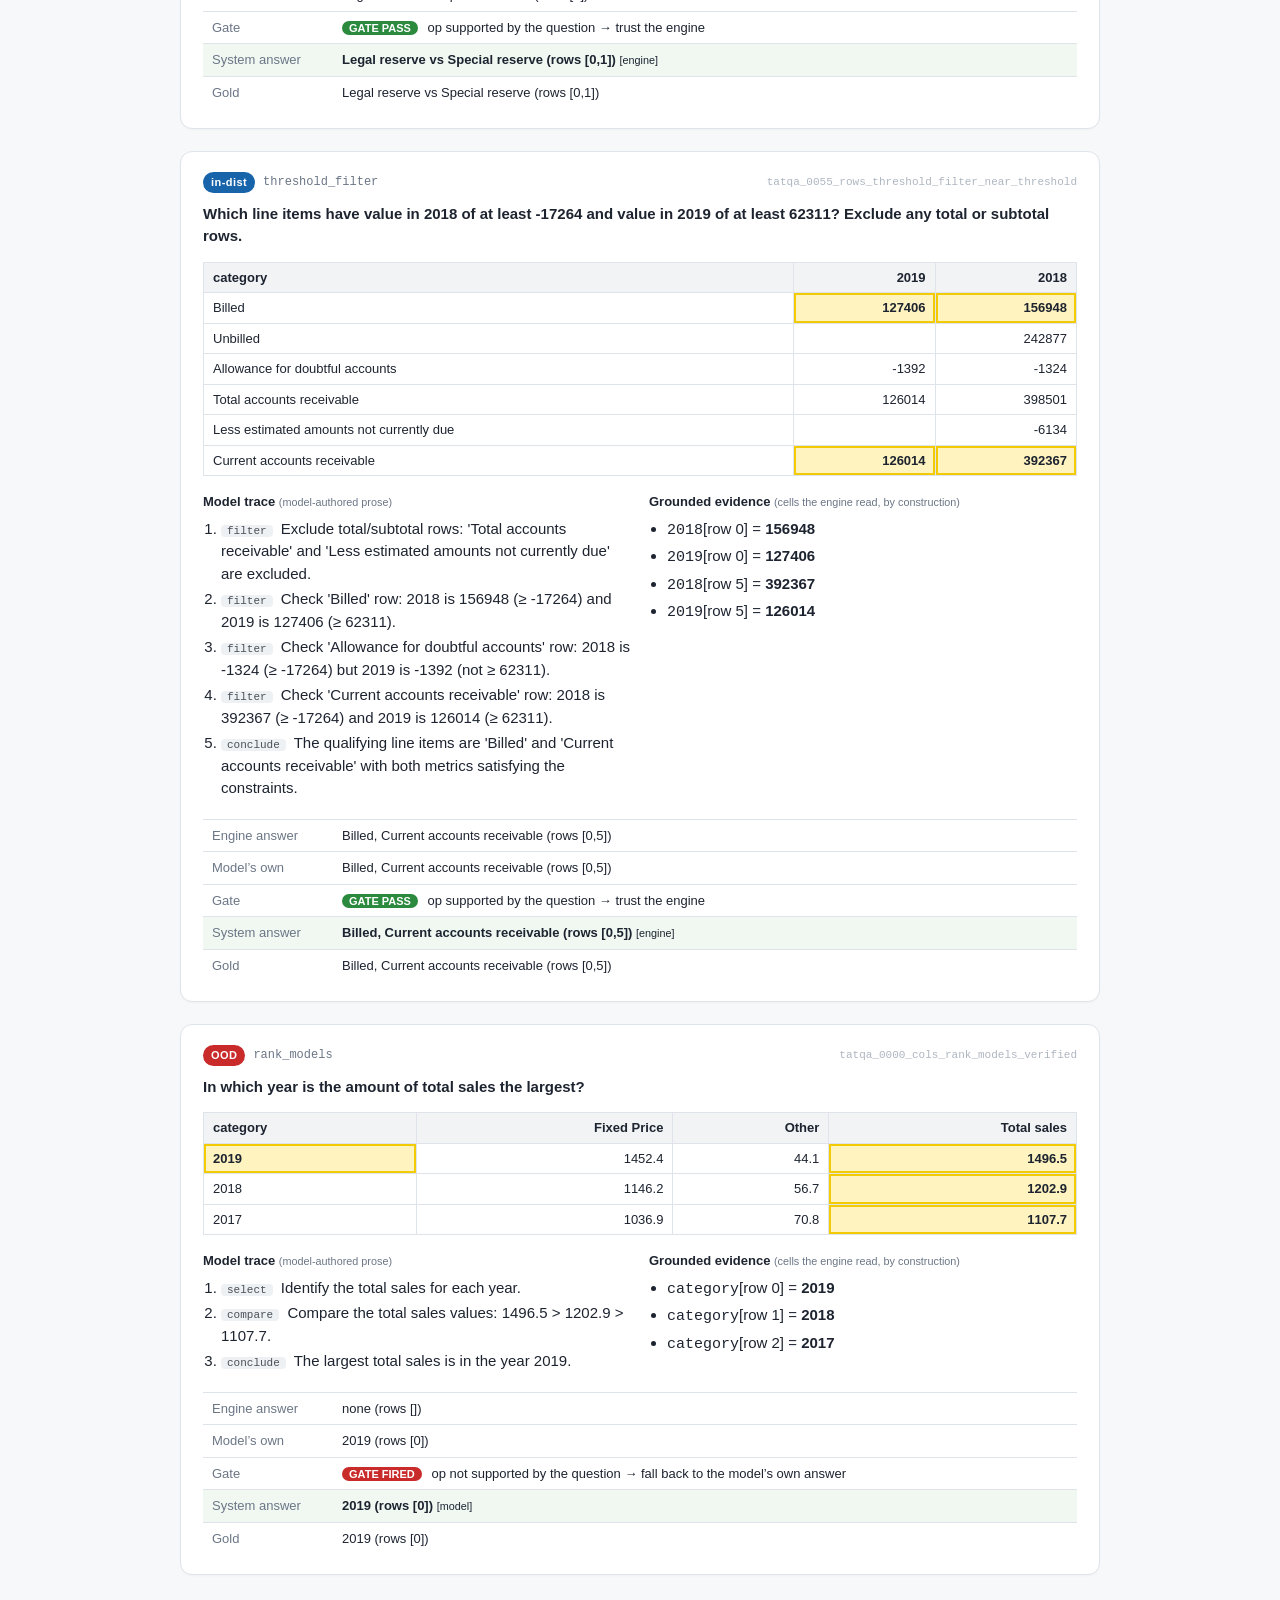
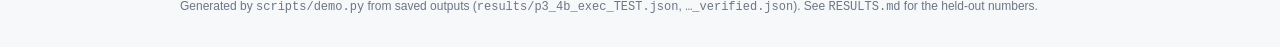
<file: results/demo/index.html>
<!doctype html><html lang=en><head><meta charset=utf-8>
<meta name=viewport content="width=device-width,initial-scale=1">
<title>Grounded Table Reasoning - demo</title><style>
:root{--ink:#1d2430;--muted:#6b7686;--line:#dfe4ea;--bg:#f7f8fa}
*{box-sizing:border-box}body{font:15px/1.5 -apple-system,Segoe UI,Roboto,sans-serif;color:var(--ink);
  background:var(--bg);margin:0;padding:32px}
.wrap{max-width:920px;margin:0 auto}h1{font-size:22px;margin:0 0 4px}
.lede{color:var(--muted);margin:0 0 28px;max-width:70ch}
footer{color:var(--muted);font-size:12px;margin-top:8px}

.card{background:#fff;border:1px solid var(--line);border-radius:12px;padding:20px 22px;margin:0 0 22px;
  box-shadow:0 1px 2px rgba(0,0,0,.03)}
.card header{display:flex;gap:8px;align-items:center;margin-bottom:10px;flex-wrap:wrap}
.card .tag{font-size:11px;font-weight:700;letter-spacing:.04em;padding:2px 8px;border-radius:999px;color:#fff;background:#495057}
.card .tag.ood{background:#c92a2a}.card .tag.indist{background:#1864ab}
.card .type{font-family:ui-monospace,Menlo,monospace;font-size:12px;color:var(--muted)}
.card .eid{margin-left:auto;font-size:11px;color:#aeb6c0;font-family:ui-monospace,monospace}
.card .q{font-weight:600;margin:.2em 0 14px}
.card table{border-collapse:collapse;font-size:13px;width:100%;margin:0}
.card th,.card td{border:1px solid var(--line);padding:5px 9px;text-align:right}
.card th:first-child,.card td:first-child{text-align:left}
.card thead th{background:#f1f3f5;font-weight:600}
.card td.hl{background:#fff3bf;box-shadow:inset 0 0 0 2px #f2cb05;font-weight:700}
.card .cols{display:grid;grid-template-columns:1fr 1fr;gap:18px;margin:16px 0}
@media(max-width:640px){.card .cols{grid-template-columns:1fr}}
.card h4{margin:0 0 6px;font-size:13px}.card h4 small{color:var(--muted);font-weight:400}
.card ol.trace,.card ul.ev{margin:0;padding-left:18px}.card ol.trace li,.card ul.ev li{margin:.2em 0}
.card .kind{display:inline-block;font:11px ui-monospace,monospace;background:#eef1f4;color:#495057;
  padding:0 6px;border-radius:4px;margin-right:4px}
.card table.ans{margin-top:6px}.card table.ans td:first-child{color:var(--muted);width:130px;text-align:left}
.card table.ans td{border:none;border-top:1px solid var(--line);text-align:left;padding:6px 9px}
.card tr.sys td{background:#f1f8f2}.card tr.gate td{font-size:13px}
.card .badge{font-size:11px;font-weight:700;padding:1px 7px;border-radius:999px;color:#fff;margin-right:6px}
.card .badge.pass{background:#2b8a3e}.card .badge.fire{background:#c92a2a}
</style></head>
<body><div class=wrap>
<h1>Grounded Table Reasoning - demo</h1>
<p class=lede>Each card replays a held-out example through the system: the model emits an
<i>operation</i> (its comprehension); a deterministic engine computes the answer and returns the
exact cells it read (<b>highlighted</b> - citations grounded by construction); a safety gate falls
back to the model’s own answer when the question doesn’t support the emitted operation. No model
is called here - these are saved locked-test outputs, re-assembled on CPU.</p>

  <section class=card>
    <header><span class="tag indist">in-dist</span>
      <span class=type>best_under_constraint</span>
      <span class=eid>tatqa_0036_cols_best_under_constraint_normal</span></header>
    <p class=q>Which period has the highest Legal reserve while keeping Cash dividends of at least 8.34063e+06?</p>
    <table><thead><tr><th>category</th><th>Legal reserve</th><th>Special reserve</th><th>Cash dividends</th></tr></thead><tbody><tr><td>Appropriation of earnings (in thousand NT dollars) Appropriation of earnings (in thousand NT dollars) 2018</td><td>707299</td><td>14513940</td><td>6916105</td></tr><tr><td>2019</td><td class="hl">963947</td><td>-3491626</td><td class="hl">9765155</td></tr><tr><td>Cash dividend per share (NT dollars) 2018</td><td></td><td></td><td>0.58</td></tr><tr><td>2019_1</td><td></td><td></td><td>0.75</td></tr></tbody></table>
    <div class=cols>
      <div><h4>Model trace <small>(model-authored prose)</small></h4><ol class=trace><li><span class=kind>filter</span> Keep only rows where Cash dividends is at least 8.34063e+06.</li><li><span class=kind>compare</span> Row 1 has the highest Legal reserve (963947) among qualifying rows.</li><li><span class=kind>conclude</span> 2019 has the highest Legal reserve while keeping Cash dividends of at least 8.34063e+06.</li></ol></div>
      <div><h4>Grounded evidence <small>(cells the engine read, by construction)</small></h4>
           <ul class=ev><li><code>Legal reserve</code>[row 1] = <b>963947</b></li><li><code>Cash dividends</code>[row 1] = <b>9765155</b></li></ul></div>
    </div>
    <table class=ans>
      <tr><td>Engine answer</td><td>2019  (rows [1])</td></tr>
      <tr><td>Model’s own</td><td>2019  (rows [1])</td></tr>
      <tr class=gate><td>Gate</td><td><span class="badge pass">GATE PASS</span> op supported by the question → trust the engine</td></tr>
      <tr class=sys><td>System answer</td><td><b>2019  (rows [1])</b> <small>[engine]</small></td></tr>
      <tr><td>Gold</td><td>2019  (rows [1])</td></tr>
    </table>
  </section>
  <section class=card>
    <header><span class="tag indist">in-dist</span>
      <span class=type>tradeoff_summary</span>
      <span class=eid>tatqa_0036_cols_tradeoff_summary_normal</span></header>
    <p class=q>Among these periods, which are Pareto-optimal when maximizing both Legal reserve and Special reserve?</p>
    <table><thead><tr><th>category</th><th>Legal reserve</th><th>Special reserve</th><th>Cash dividends</th></tr></thead><tbody><tr><td>Appropriation of earnings (in thousand NT dollars) Appropriation of earnings (in thousand NT dollars) 2018</td><td class="hl">707299</td><td class="hl">14513940</td><td>6916105</td></tr><tr><td>2019</td><td class="hl">963947</td><td class="hl">-3491626</td><td>9765155</td></tr><tr><td>Cash dividend per share (NT dollars) 2018</td><td></td><td></td><td>0.58</td></tr><tr><td>2019_1</td><td></td><td></td><td>0.75</td></tr></tbody></table>
    <div class=cols>
      <div><h4>Model trace <small>(model-authored prose)</small></h4><ol class=trace><li><span class=kind>filter</span> Extract the two metrics to maximize: Legal reserve and Special reserve.</li><li><span class=kind>filter</span> Row 0 has the highest Special reserve (14513940), so no other row can dominate it on that metric.</li><li><span class=kind>filter</span> Row 1 has a lower Special reserve (-3491626), so it is dominated by row 0 on Special reserve.</li><li><span class=kind>filter</span> Row 2 has no Special reserve value, so it cannot dominate row 0 on that metric.</li><li><span class=kind>filter</span> Row 3 has no Special reserve value, so it cannot dominate row 0 on that metric.</li><li><span class=kind>conclude</span> Only row 0 is not dominated by any other row on both metrics, so it is the sole Pareto-optimal period.</li></ol></div>
      <div><h4>Grounded evidence <small>(cells the engine read, by construction)</small></h4>
           <ul class=ev><li><code>Legal reserve</code>[row 0] = <b>707299</b></li><li><code>Special reserve</code>[row 0] = <b>14513940</b></li><li><code>Legal reserve</code>[row 1] = <b>963947</b></li><li><code>Special reserve</code>[row 1] = <b>-3491626</b></li></ul></div>
    </div>
    <table class=ans>
      <tr><td>Engine answer</td><td>Legal reserve vs Special reserve  (rows [0,1])</td></tr>
      <tr><td>Model’s own</td><td>Legal reserve vs Special reserve  (rows [0])</td></tr>
      <tr class=gate><td>Gate</td><td><span class="badge pass">GATE PASS</span> op supported by the question → trust the engine</td></tr>
      <tr class=sys><td>System answer</td><td><b>Legal reserve vs Special reserve  (rows [0,1])</b> <small>[engine]</small></td></tr>
      <tr><td>Gold</td><td>Legal reserve vs Special reserve  (rows [0,1])</td></tr>
    </table>
  </section>
  <section class=card>
    <header><span class="tag indist">in-dist</span>
      <span class=type>threshold_filter</span>
      <span class=eid>tatqa_0055_rows_threshold_filter_near_threshold</span></header>
    <p class=q>Which line items have value in 2018 of at least -17264 and value in 2019 of at least 62311? Exclude any total or subtotal rows.</p>
    <table><thead><tr><th>category</th><th>2019</th><th>2018</th></tr></thead><tbody><tr><td>Billed</td><td class="hl">127406</td><td class="hl">156948</td></tr><tr><td>Unbilled</td><td></td><td>242877</td></tr><tr><td>Allowance for doubtful accounts</td><td>-1392</td><td>-1324</td></tr><tr><td>Total accounts receivable</td><td>126014</td><td>398501</td></tr><tr><td>Less estimated amounts not currently due</td><td></td><td>-6134</td></tr><tr><td>Current accounts receivable</td><td class="hl">126014</td><td class="hl">392367</td></tr></tbody></table>
    <div class=cols>
      <div><h4>Model trace <small>(model-authored prose)</small></h4><ol class=trace><li><span class=kind>filter</span> Exclude total/subtotal rows: &#x27;Total accounts receivable&#x27; and &#x27;Less estimated amounts not currently due&#x27; are excluded.</li><li><span class=kind>filter</span> Check &#x27;Billed&#x27; row: 2018 is 156948 (≥ -17264) and 2019 is 127406 (≥ 62311).</li><li><span class=kind>filter</span> Check &#x27;Allowance for doubtful accounts&#x27; row: 2018 is -1324 (≥ -17264) but 2019 is -1392 (not ≥ 62311).</li><li><span class=kind>filter</span> Check &#x27;Current accounts receivable&#x27; row: 2018 is 392367 (≥ -17264) and 2019 is 126014 (≥ 62311).</li><li><span class=kind>conclude</span> The qualifying line items are &#x27;Billed&#x27; and &#x27;Current accounts receivable&#x27; with both metrics satisfying the constraints.</li></ol></div>
      <div><h4>Grounded evidence <small>(cells the engine read, by construction)</small></h4>
           <ul class=ev><li><code>2018</code>[row 0] = <b>156948</b></li><li><code>2019</code>[row 0] = <b>127406</b></li><li><code>2018</code>[row 5] = <b>392367</b></li><li><code>2019</code>[row 5] = <b>126014</b></li></ul></div>
    </div>
    <table class=ans>
      <tr><td>Engine answer</td><td>Billed, Current accounts receivable  (rows [0,5])</td></tr>
      <tr><td>Model’s own</td><td>Billed, Current accounts receivable  (rows [0,5])</td></tr>
      <tr class=gate><td>Gate</td><td><span class="badge pass">GATE PASS</span> op supported by the question → trust the engine</td></tr>
      <tr class=sys><td>System answer</td><td><b>Billed, Current accounts receivable  (rows [0,5])</b> <small>[engine]</small></td></tr>
      <tr><td>Gold</td><td>Billed, Current accounts receivable  (rows [0,5])</td></tr>
    </table>
  </section>
  <section class=card>
    <header><span class="tag ood">OOD</span>
      <span class=type>rank_models</span>
      <span class=eid>tatqa_0000_cols_rank_models_verified</span></header>
    <p class=q>In which year is the amount of total sales the largest?</p>
    <table><thead><tr><th>category</th><th>Fixed Price</th><th>Other</th><th>Total sales</th></tr></thead><tbody><tr><td class="hl">2019</td><td>1452.4</td><td>44.1</td><td class="hl">1496.5</td></tr><tr><td>2018</td><td>1146.2</td><td>56.7</td><td class="hl">1202.9</td></tr><tr><td>2017</td><td>1036.9</td><td>70.8</td><td class="hl">1107.7</td></tr></tbody></table>
    <div class=cols>
      <div><h4>Model trace <small>(model-authored prose)</small></h4><ol class=trace><li><span class=kind>select</span> Identify the total sales for each year.</li><li><span class=kind>compare</span> Compare the total sales values: 1496.5 &gt; 1202.9 &gt; 1107.7.</li><li><span class=kind>conclude</span> The largest total sales is in the year 2019.</li></ol></div>
      <div><h4>Grounded evidence <small>(cells the engine read, by construction)</small></h4>
           <ul class=ev><li><code>category</code>[row 0] = <b>2019</b></li><li><code>category</code>[row 1] = <b>2018</b></li><li><code>category</code>[row 2] = <b>2017</b></li></ul></div>
    </div>
    <table class=ans>
      <tr><td>Engine answer</td><td>none  (rows [])</td></tr>
      <tr><td>Model’s own</td><td>2019  (rows [0])</td></tr>
      <tr class=gate><td>Gate</td><td><span class="badge fire">GATE FIRED</span> op not supported by the question → fall back to the model’s own answer</td></tr>
      <tr class=sys><td>System answer</td><td><b>2019  (rows [0])</b> <small>[model]</small></td></tr>
      <tr><td>Gold</td><td>2019  (rows [0])</td></tr>
    </table>
  </section>
<footer>Generated by <code>scripts/demo.py</code> from saved outputs
(<code>results/p3_4b_exec_TEST.json</code>, <code>…_verified.json</code>). See
<code>RESULTS.md</code> for the held-out numbers.</footer>
</div></body></html>
</file>
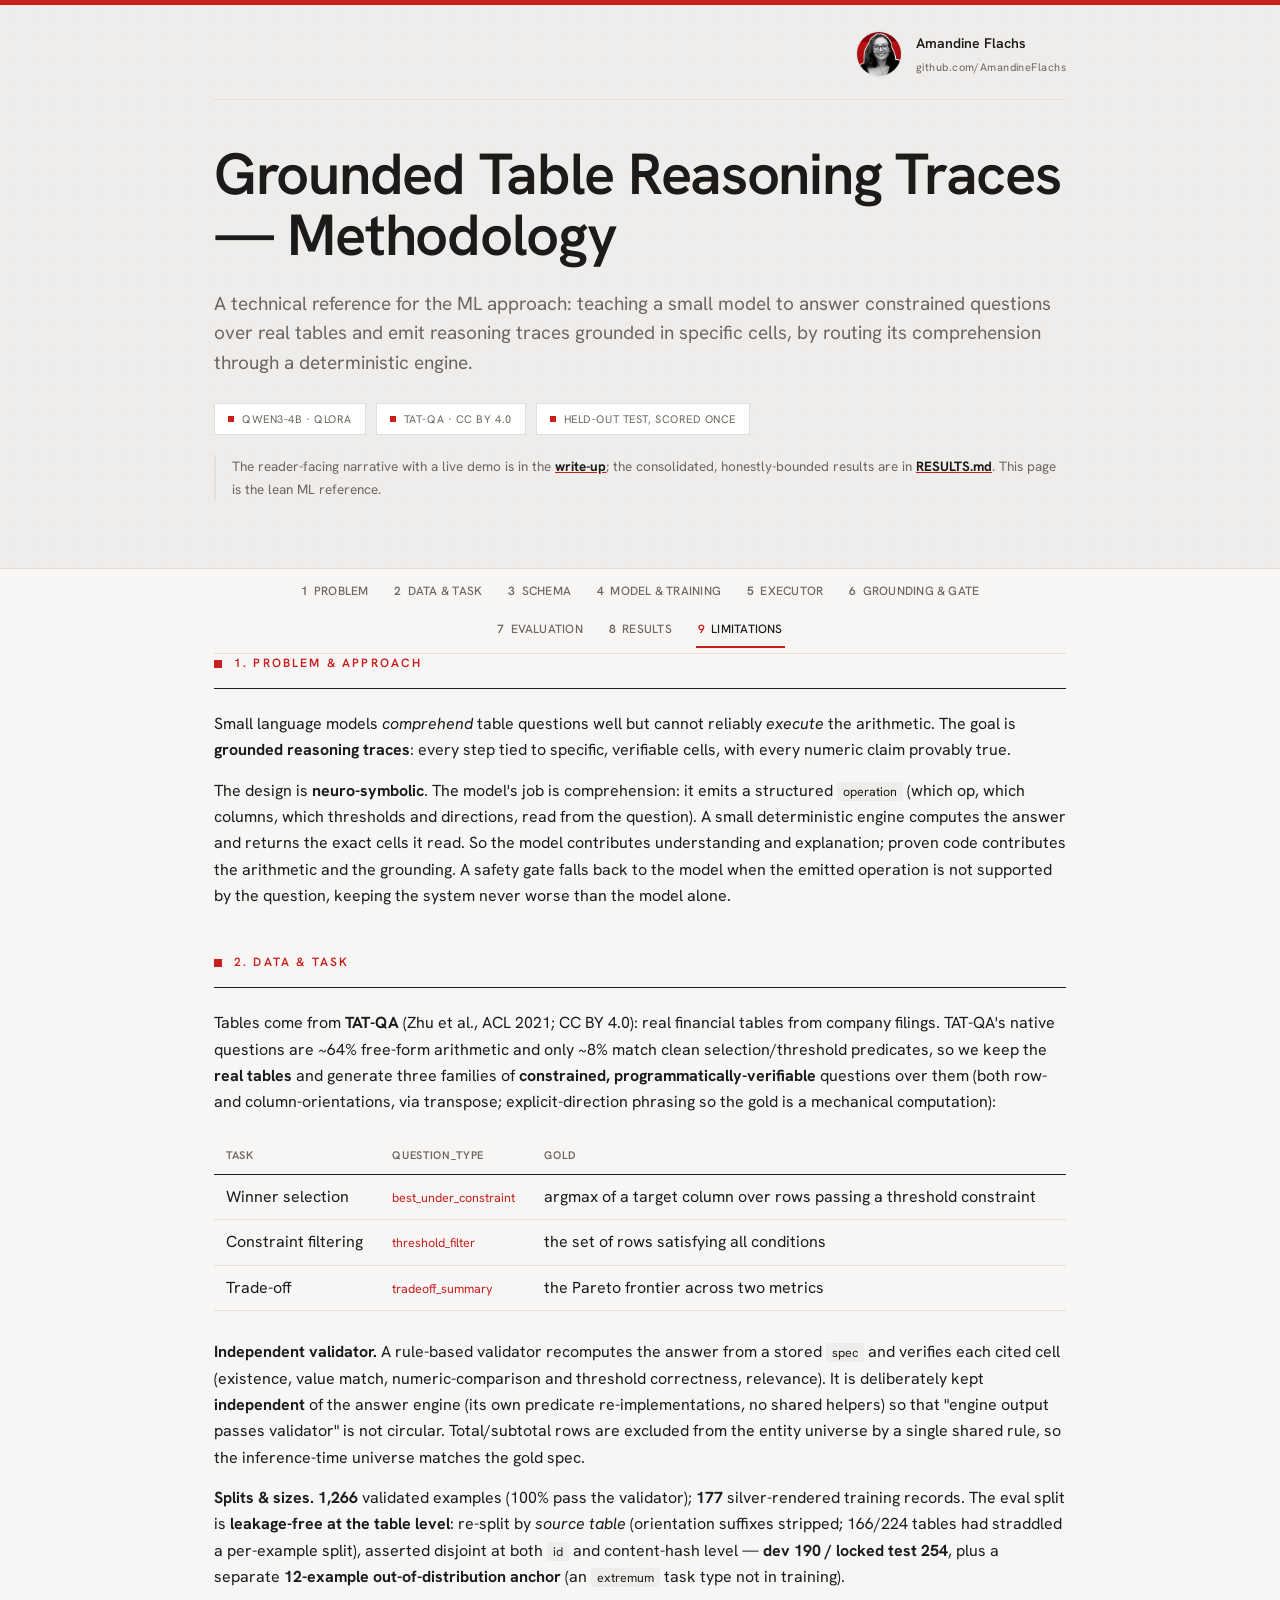
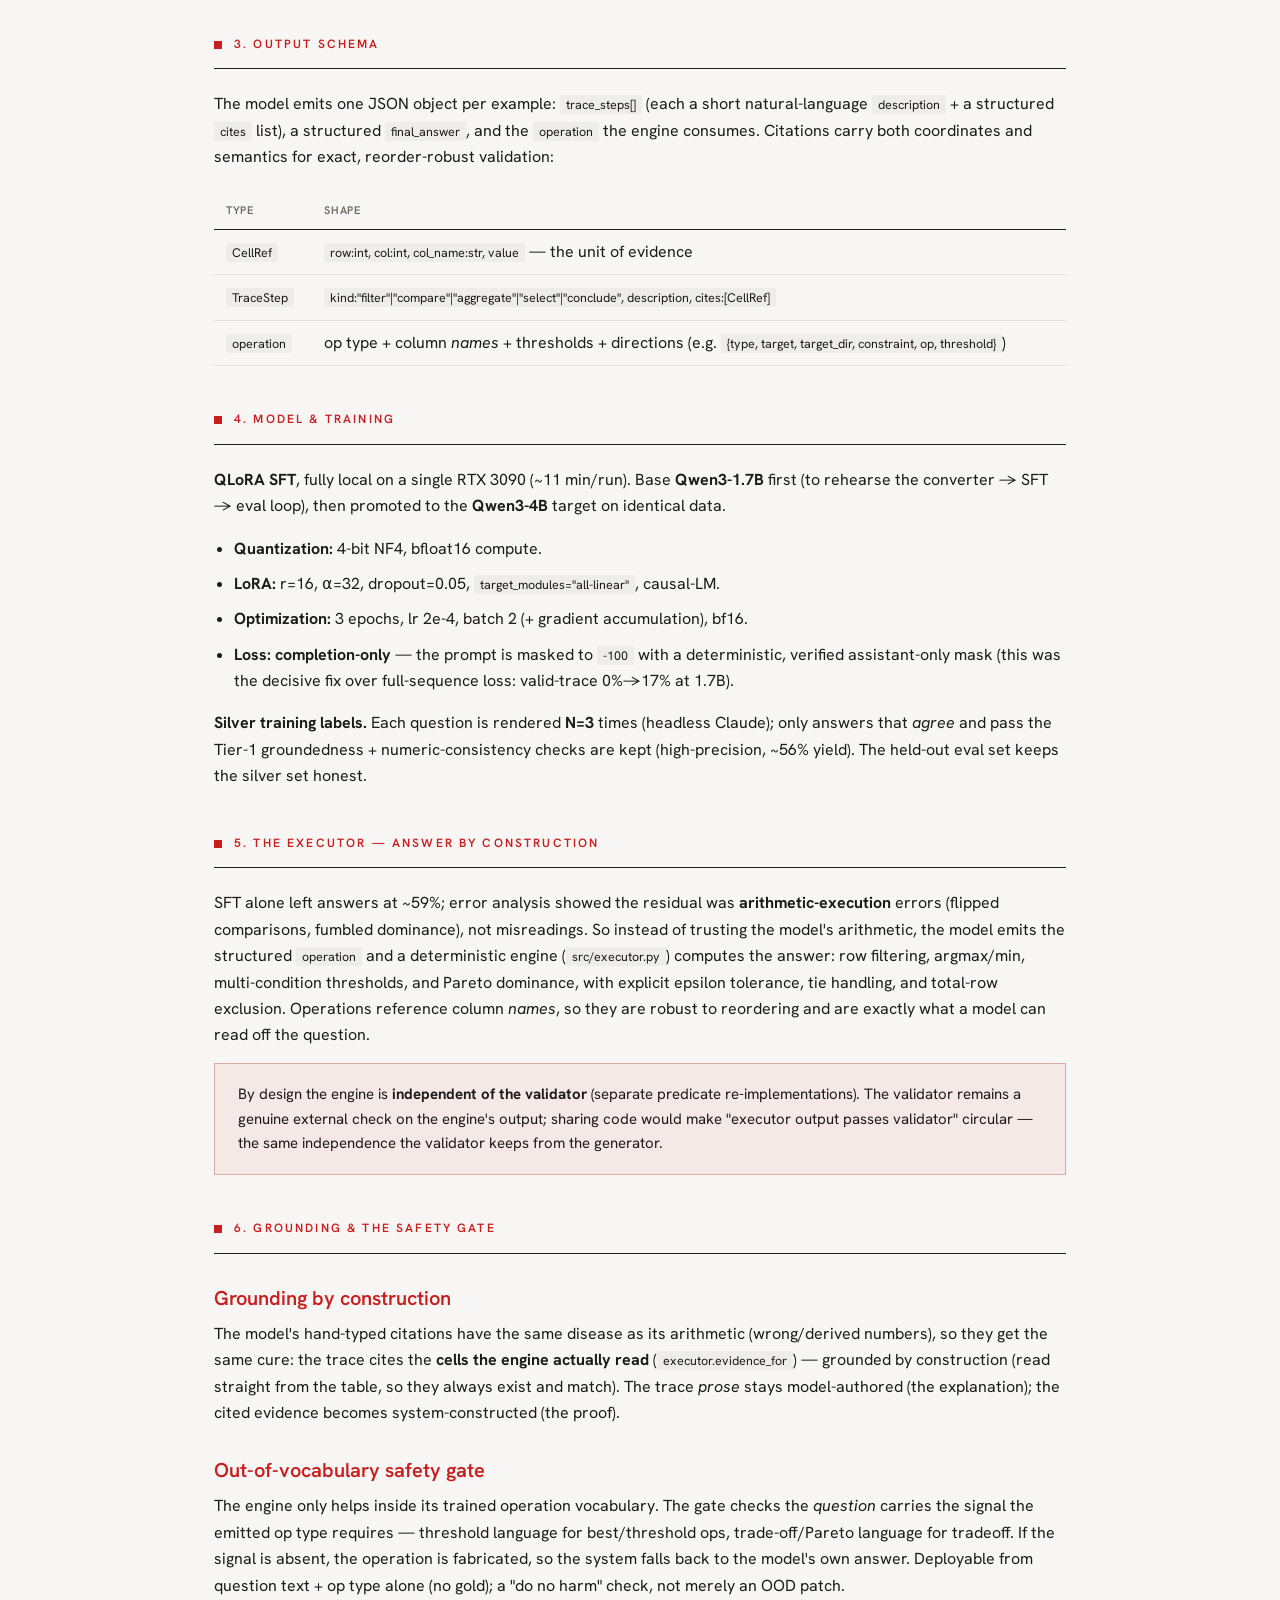
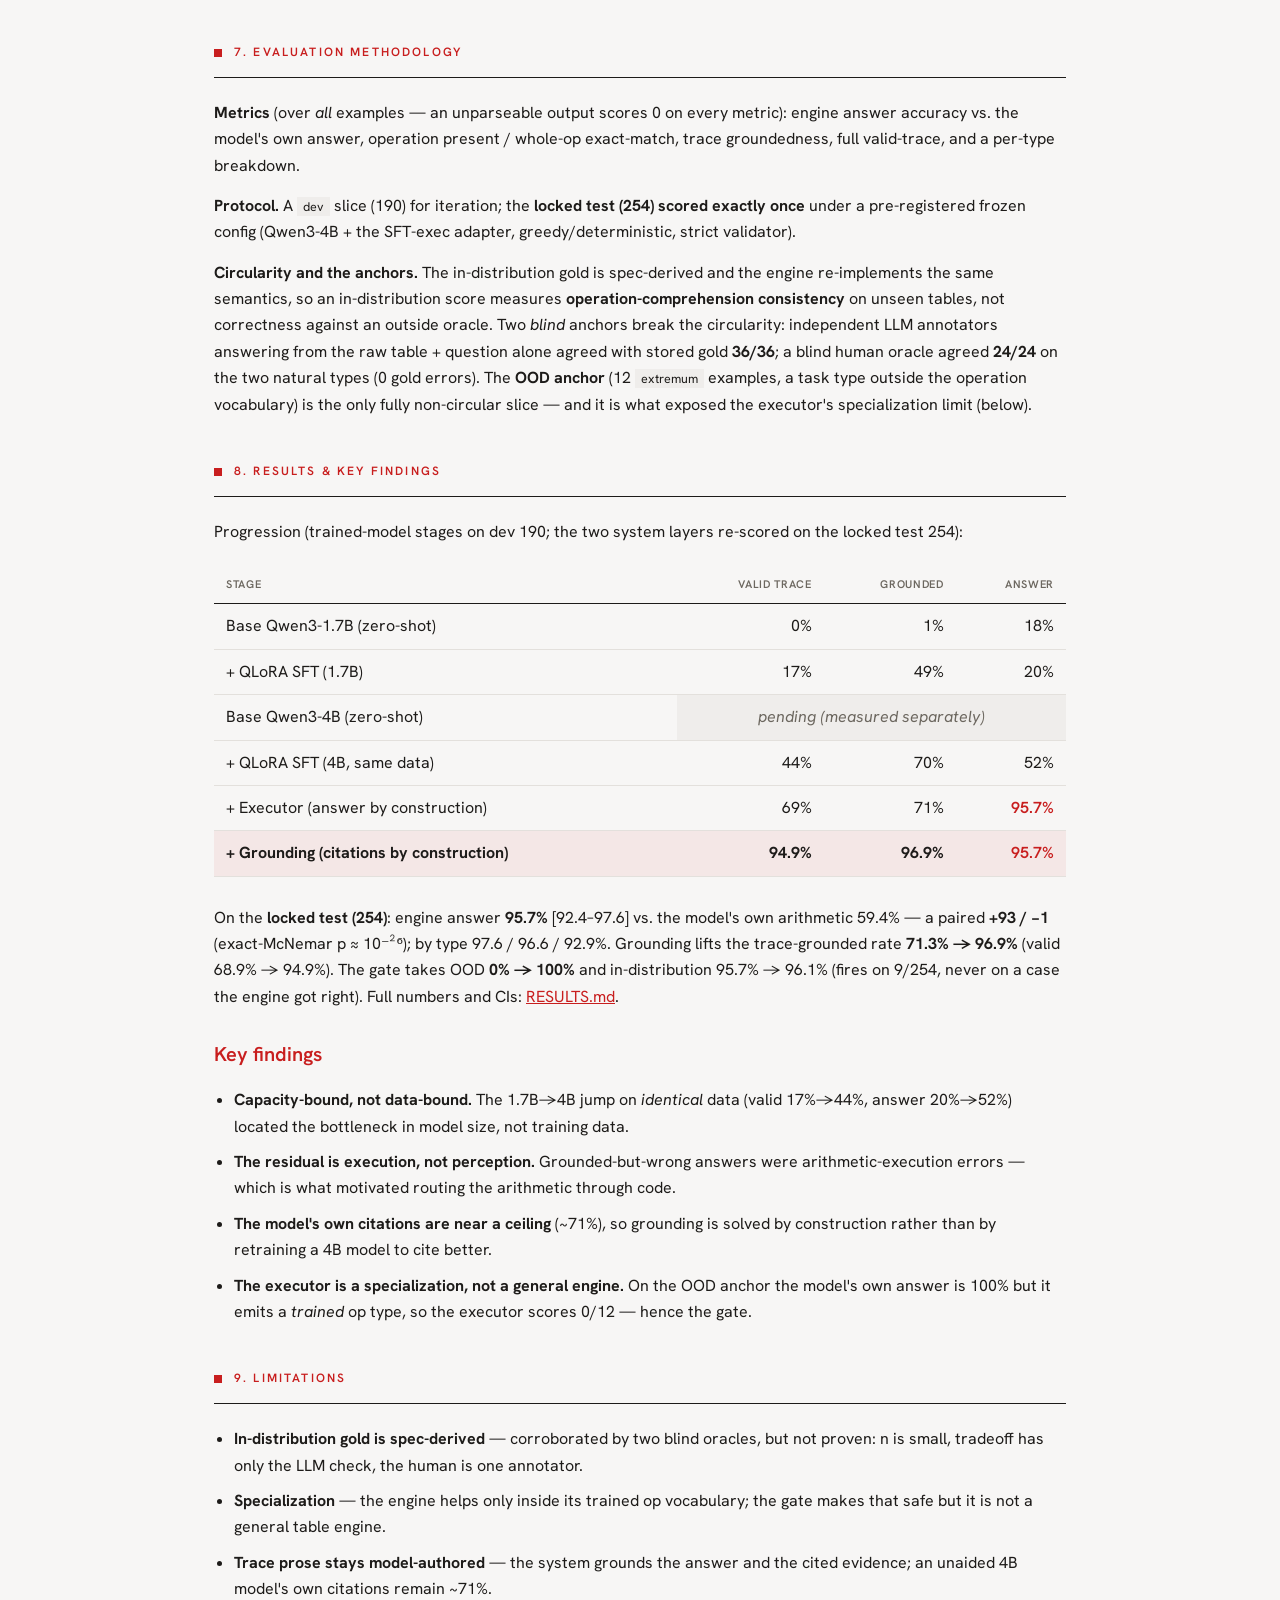
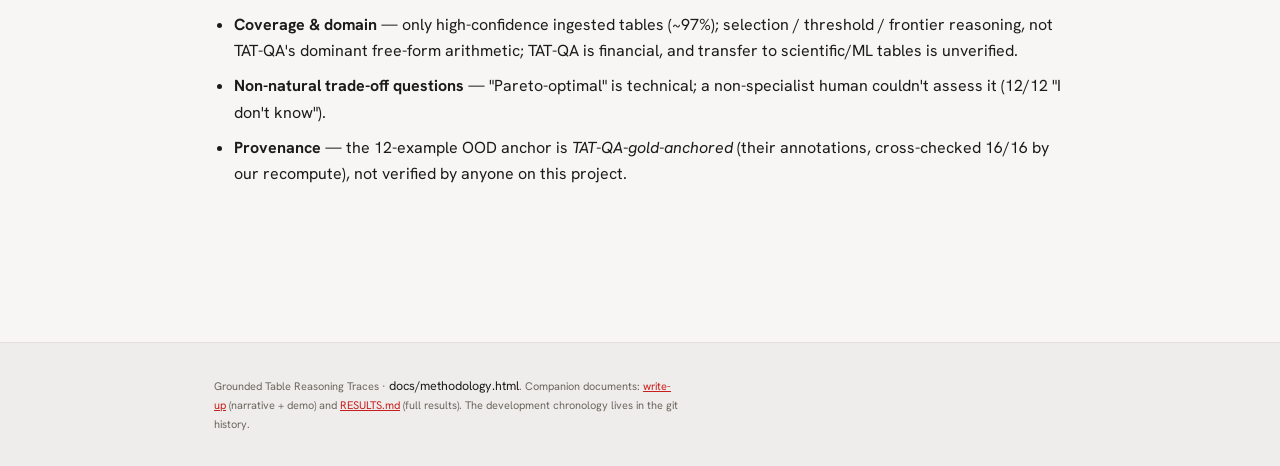
<file: docs/methodology.html>
<!doctype html>
<html lang="en"><head><meta charset="utf-8">
<meta name="viewport" content="width=device-width,initial-scale=1">
<title>Grounded Table Reasoning Traces — Methodology</title>
<link rel="preconnect" href="https://fonts.googleapis.com">
<link rel="preconnect" href="https://fonts.gstatic.com" crossorigin>
<link href="https://fonts.googleapis.com/css2?family=Hanken+Grotesk:wght@400;500;600;700&display=swap" rel="stylesheet">
<style>:root{
  --bg:#f7f6f5;--surface:#ffffff;--panel:#efedeb;--panel2:#e3e0dd;
  --ink:#1d1b19;--muted:#6c675f;--line:#e3e0dc;--accent:#c81e1e;--accent-ink:#ffffff;
  --font:'Hanken Grotesk',system-ui,-apple-system,"Segoe UI",Roboto,Helvetica,Arial,sans-serif;
  --font-display:var(--font);--font-body:var(--font);--font-mono:var(--font);
  --hatch:repeating-linear-gradient(135deg,var(--accent) 0 2px,transparent 2px 6px)}

*{box-sizing:border-box}
body{margin:0;background:var(--bg);color:var(--ink);font-family:var(--font-body);line-height:1.65;
  -webkit-font-smoothing:antialiased}
a{color:var(--accent)}
::selection{background:color-mix(in srgb,var(--accent) 24%,transparent)}
@keyframes fadeUp{from{opacity:0;transform:translateY(6px)}to{opacity:1;transform:none}}
.topbar{height:5px;background:var(--accent)}

/* masthead / hero */
header.hero{position:relative;overflow:hidden;border-bottom:1px solid var(--line);background:var(--panel)}
header.hero .texture{position:absolute;inset:0;background-image:radial-gradient(var(--line) 1.1px,transparent 1.1px);
  background-size:22px 22px;opacity:.6;pointer-events:none}
header.hero .inner{position:relative;max-width:920px;margin:0 auto;padding:26px 34px 46px}
.masthead{display:flex;justify-content:flex-end;align-items:flex-start;gap:24px;flex-wrap:wrap;
  margin-bottom:44px;padding-bottom:22px;border-bottom:1px solid var(--line)}
.byline{display:flex;align-items:center;gap:14px}
.byline .pic{width:46px;height:46px;flex:none;border-radius:50%;overflow:hidden;position:relative;
  border:1px solid var(--line);background:var(--accent)}
.byline .pic img{width:100%;height:100%;object-fit:cover;display:block}
.byline .pic.ph::after{content:'AF';position:absolute;inset:0;display:flex;align-items:center;justify-content:center;
  color:#fff;font-size:17px;font-weight:600;letter-spacing:.02em}
.byline .name{font-weight:600;font-size:14px}
.byline .links{font-family:var(--font-mono);font-size:11px;letter-spacing:.04em;color:var(--muted);margin-top:3px;display:flex;gap:10px}
.byline .links a{color:var(--muted);text-decoration:none}
.byline .links a:hover{color:var(--accent)}
h1{font-family:var(--font-display);font-size:clamp(34px,5.2vw,58px);font-weight:600;letter-spacing:-.022em;line-height:1.06;margin:0 0 22px}
.subtitle{font-size:19px;line-height:1.55;color:var(--muted);margin:0}
.subtitle b{color:var(--ink)}
.badges{display:flex;flex-wrap:wrap;gap:10px;margin-top:26px}
.badge{display:inline-flex;align-items:center;gap:8px;font-family:var(--font-mono);font-size:11px;letter-spacing:.05em;
  text-transform:uppercase;color:var(--muted);border:1px solid var(--line);padding:6px 13px;background:var(--surface)}
.badge::before{content:"";width:6px;height:6px;background:var(--accent);flex:none}

/* nav */
nav.tabs{position:sticky;top:0;z-index:20;background:color-mix(in srgb,var(--bg) 86%,transparent);
  backdrop-filter:blur(9px) saturate(180%);-webkit-backdrop-filter:blur(9px) saturate(180%);border-bottom:1px solid var(--line)}
nav.tabs .row{max-width:920px;margin:0 auto;padding:5px 34px;display:flex;flex-wrap:wrap;gap:2px 22px;align-items:center;justify-content:center}
.tab{appearance:none;border:none;background:none;cursor:pointer;font-family:var(--font-mono);font-size:12px;font-weight:500;
  letter-spacing:.02em;text-transform:uppercase;padding:9px 2px;color:var(--muted);border-bottom:2px solid transparent;
  transition:color .15s,border-color .15s;white-space:nowrap;display:inline-flex;align-items:center}
.tab .num{margin-right:6px;font-weight:600;color:var(--muted)}
.tab:hover{color:var(--ink)}
.tab.active{color:var(--ink);border-bottom-color:var(--accent)}
.tab.active .num{color:var(--accent)}

/* layout */
html{scroll-behavior:smooth}
main{max-width:920px;margin:0 auto;padding:0 34px 110px}
section{margin:0 0 44px;scroll-margin-top:92px}
main>section:first-child{margin-top:80px}
h2,h3,h4{margin:0}
.sec-h{font-family:var(--font-mono);font-size:12px;font-weight:600;letter-spacing:.18em;text-transform:uppercase;color:var(--accent);
  display:flex;align-items:center;gap:12px;margin:0 0 22px;padding-bottom:14px;border-bottom:1px solid var(--ink)}
.sec-h::before{content:"";width:8px;height:8px;background:var(--accent);flex:none}
.h3d{font-family:var(--font-display);font-size:21px;font-weight:600;margin:36px 0 6px}
.h3d .muted{color:var(--muted);font-weight:400}
.h3a{font-family:var(--font-display);font-size:20px;font-weight:600;margin:28px 0 6px;color:var(--accent)}
p{margin:0 0 14px}
.muted{color:var(--muted)}

/* plain intro box */
.plain{border:1px solid var(--line);border-left:3px solid var(--accent);padding:26px 24px 26px 21px;background:var(--surface);margin:0 0 30px}
.plain h3{font-family:var(--font-mono);font-size:12px;letter-spacing:.1em;text-transform:uppercase;color:var(--accent);margin:0 0 14px}
.plain p{margin:0 0 12px}
.plain p:last-child{margin-bottom:0}
.plain .pay{font-size:16px}
.plain .pay.muted{font-size:15px;color:var(--muted);margin-top:14px}
.plain .pay.muted b{color:var(--ink)}

/* stat cards */
.statrow{display:grid;grid-template-columns:repeat(auto-fit,minmax(200px,1fr));gap:16px;margin:26px 0}
.stat{border:1px solid var(--line);border-top:3px solid var(--accent);padding:24px 24px;background:var(--surface)}
.stat .n{font-family:var(--font-display);font-size:38px;font-weight:600;color:var(--accent);letter-spacing:-.02em;line-height:1}
.stat .l{font-size:13.5px;color:var(--muted);margin-top:10px}
.stat .l b{color:var(--ink)}

/* data tables */
table.data{border-collapse:collapse;width:100%;margin:20px 0 28px}
table.data th{text-align:left;padding:10px 12px;border-bottom:1.5px solid var(--ink);font-family:var(--font-mono);
  font-size:11px;font-weight:600;letter-spacing:.06em;text-transform:uppercase;color:var(--muted)}
table.data td{padding:9px 12px;border-bottom:1px solid var(--line);vertical-align:top}
table.data th.r,table.data td.r{text-align:right;font-family:var(--font-mono);font-variant-numeric:tabular-nums}
table.data td.hot{color:var(--accent);font-weight:600}
table.data .muted{color:var(--muted);font-size:13.5px}
table.data tr.keyrow td{background:color-mix(in srgb,var(--accent) 7%,transparent)}
td.pending{text-align:center;color:var(--muted);font-style:italic;background:var(--panel)}
code{font-family:var(--font-mono);font-size:12.5px;background:var(--panel);padding:1px 6px}
code.acc{color:var(--accent);background:none;padding:0}

/* pipeline */
.pipeline{display:flex;flex-wrap:wrap;align-items:center;gap:8px;margin:20px 0 28px}
.node{font-family:var(--font-mono);font-size:12px;padding:8px 12px;border:1px solid var(--line);background:var(--surface);white-space:nowrap}
.node.key{border-color:color-mix(in srgb,var(--accent) 45%,var(--line));background:color-mix(in srgb,var(--accent) 8%,transparent);
  color:var(--accent);font-weight:600}
.arrow{color:var(--accent)}

/* bar chart */
.chart{border:1px solid var(--line);padding:22px 23px;background:var(--surface);margin:24px 0 10px}
.bar{display:grid;grid-template-columns:120px 1fr 52px;align-items:center;gap:14px;margin:8px 0;font-size:13px}
.bar .bl{font-family:var(--font-mono);font-size:11px;color:var(--muted);text-align:right}
.bar .bt{height:20px;background:var(--panel2);overflow:hidden}
.bar .bt i{display:block;height:100%;background:var(--hatch)}
.bar .bv{font-family:var(--font-mono);font-variant-numeric:tabular-nums;font-weight:600}
.bar.sys .bl{color:var(--accent);font-weight:600}
.bar.sys .bt i{background:var(--accent)}
.bar.sys .bv{color:var(--accent)}
.barcap{font-size:13px;color:var(--muted);margin:6px 0 22px}

/* callout / tldr / fineprint / lists */
.callout{background:color-mix(in srgb,var(--accent) 6%,transparent);border:1px solid color-mix(in srgb,var(--accent) 28%,var(--line));
  padding:18px 23px;margin:0 0 22px;font-size:15px}
.callout .d{font-family:var(--font-mono);font-weight:600;color:var(--accent);white-space:nowrap}
.tldr{border:1px solid var(--line);border-left:3px solid var(--accent);padding:24px 24px 24px 21px;background:var(--surface);margin:28px 0}
.tldr h2{font-family:var(--font-mono);font-size:12px;letter-spacing:.1em;text-transform:uppercase;color:var(--accent);margin:0 0 14px}
.tldr ul{margin:0;padding-left:20px}
.tldr li{margin:8px 0}
.hot{font-family:var(--font-mono);font-weight:600;color:var(--accent);white-space:nowrap}
.fineprint{font-size:13.5px;color:var(--muted);border-left:2px solid var(--line);padding-left:16px;margin:22px 0}
.fineprint b{color:var(--ink)}
ul.lim{padding-left:20px}
ul.lim li{margin:9px 0}
.demo-note{font-size:14px;color:var(--muted);margin:12px 0 0}
.demo-note code{font-size:12.5px}

/* reproduce / code block */
pre{background:var(--ink);color:#edeae7;padding:20px 22px;overflow-x:auto;font-family:var(--font-mono);font-size:13px;line-height:1.6;margin:0 0 20px}
pre .c{color:#b7ad9e}

/* footer */
footer{border-top:1px solid var(--line);background:var(--panel)}
footer .inner{max-width:920px;margin:0 auto;padding:32px 34px}
footer .note{font-family:var(--font-mono);font-size:11px;color:var(--muted);max-width:78ch;line-height:1.7;margin:0}
footer .note b,footer .note code{color:var(--ink);background:none;padding:0}

@media(max-width:600px){
  header.hero .inner{padding:22px 20px 34px}
  .masthead{margin-bottom:28px}
  nav.tabs .row{padding:5px 20px;gap:2px 16px}
  main{padding:0 20px 80px}
  main>section:first-child{margin-top:52px}
  footer .inner{padding:26px 20px}
  .bar{grid-template-columns:92px 1fr 46px;gap:10px}
}


.card{background:var(--surface,#fff);border:1px solid var(--line);padding:22px 23px;margin:22px 0}
.card header{display:flex;gap:10px;align-items:center;margin-bottom:12px;flex-wrap:wrap}
.card .tag{font-family:var(--font-mono);font-size:10px;font-weight:600;letter-spacing:.08em;padding:3px 9px;color:#fff;background:var(--ink)}
.card .tag.ood{background:var(--accent)}.card .tag.indist{background:var(--ink)}
.card .type{font-family:var(--font-mono);font-size:12px;color:var(--muted)}
.card .eid{margin-left:auto;font-family:var(--font-mono);font-size:11px;color:#b7ad9e}
.card .q{font-weight:600;margin:2px 0 14px}
.card table{border-collapse:collapse;font-size:13px;width:100%;margin:0 0 16px;font-family:var(--font-mono)}
.card th,.card td{border:1px solid var(--line);padding:5px 9px;text-align:right}
.card th:first-child,.card td:first-child{text-align:left}
.card thead th{background:var(--panel);font-weight:600}
.card td.hl{background:color-mix(in srgb,var(--accent) 12%,transparent);font-weight:600}
.card .cols{display:grid;grid-template-columns:1fr 1fr;gap:18px;margin:0 0 16px}
@media(max-width:640px){.card .cols{grid-template-columns:1fr}}
.card h4{margin:0 0 6px;font-size:13px}.card h4 small{color:var(--muted);font-weight:400}
.card ol.trace,.card ul.ev{margin:0;padding-left:18px;font-size:13px}.card ol.trace li,.card ul.ev li{margin:.2em 0}
.card ul.ev{font-family:var(--font-mono)}
.card .kind{display:inline-block;font-family:var(--font-mono);font-size:11px;background:var(--panel);color:var(--muted);
  padding:0 6px;margin-right:4px}
.card table.ans{margin-top:6px;font-family:var(--font-mono)}
.card table.ans td:first-child{color:var(--muted);width:130px;text-align:left;font-size:12px}
.card table.ans td{border:none;border-top:1px solid var(--line);text-align:left;padding:6px 9px}
.card tr.sys td{background:color-mix(in srgb,var(--accent) 7%,transparent)}.card tr.gate td{font-size:13px}
.card .badge{display:inline-block;font-family:var(--font-mono);font-size:10px;font-weight:600;padding:1px 7px;color:#fff;margin-right:6px}
.card .badge.pass{background:#2b8a3e}.card .badge.fire{background:var(--accent)}
.toc{font-family:var(--font-mono);font-size:12.5px;letter-spacing:.02em;color:var(--muted);margin:36px 0 4px;line-height:2.1}.toc a{color:var(--accent);text-decoration:none}.toc a:hover{text-decoration:underline}.toc b{color:var(--muted);font-weight:600;margin-right:2px}.lead{font-size:16px}</style></head>
<body>
<div class="topbar"></div>

<header class="hero"><div class="texture"></div><div class="inner">
  <div class="masthead">
    <div class="byline">
      <span class="pic"><img src="assets/author.jpg" alt="Amandine Flachs"
        onerror="this.style.display='none';this.parentNode.classList.add('ph')"></span>
      <div>
        <div class="name">Amandine Flachs</div>
        <div class="links"><a href="https://github.com/AmandineFlachs">github.com/AmandineFlachs</a></div>
      </div>
    </div>
  </div>
  <div class="head">
    <h1>Grounded Table Reasoning Traces — Methodology</h1>
    <p class="subtitle">A technical reference for the ML approach: teaching a small model to answer
    constrained questions over real tables and emit reasoning traces grounded in specific cells, by
    routing its comprehension through a deterministic engine.</p>
    <div class="badges">
      <span class="badge">Qwen3-4B · QLoRA</span>
      <span class="badge">TAT-QA · CC BY 4.0</span>
      <span class="badge">Held-out test, scored once</span>
    </div>
    <p class="fineprint" style="margin-top:20px">The reader-facing narrative with a live demo is in the
    <a href="index.html"><b>write-up</b></a>; the consolidated, honestly-bounded results are in
    <a href="../RESULTS.md"><b>RESULTS.md</b></a>. This page is the lean ML reference.</p>
  </div>
</div></header>

<main>

<nav class="tabs"><div class="row">
  <button class="tab active" data-t="problem"><span class="num">1</span>Problem</button>
  <button class="tab" data-t="data"><span class="num">2</span>Data &amp; task</button>
  <button class="tab" data-t="schema"><span class="num">3</span>Schema</button>
  <button class="tab" data-t="train"><span class="num">4</span>Model &amp; training</button>
  <button class="tab" data-t="executor"><span class="num">5</span>Executor</button>
  <button class="tab" data-t="grounding"><span class="num">6</span>Grounding &amp; gate</button>
  <button class="tab" data-t="eval"><span class="num">7</span>Evaluation</button>
  <button class="tab" data-t="results"><span class="num">8</span>Results</button>
  <button class="tab" data-t="limits"><span class="num">9</span>Limitations</button>
</div></nav>

<section id="problem">
  <h2 class="sec-h">1. Problem &amp; approach</h2>
  <p class="lead">Small language models <i>comprehend</i> table questions well but cannot reliably
  <i>execute</i> the arithmetic. The goal is <b>grounded reasoning traces</b>: every step tied to
  specific, verifiable cells, with every numeric claim provably true.</p>
  <p>The design is <b>neuro-symbolic</b>. The model's job is comprehension: it emits a structured
  <code>operation</code> (which op, which columns, which thresholds and directions, read from the
  question). A small deterministic engine computes the answer and returns the exact cells it read. So
  the model contributes understanding and explanation; proven code contributes the arithmetic and the
  grounding. A safety gate falls back to the model when the emitted operation is not supported by the
  question, keeping the system never worse than the model alone.</p>
</section>

<section id="data">
  <h2 class="sec-h">2. Data &amp; task</h2>
  <p>Tables come from <b>TAT-QA</b> (Zhu et al., ACL 2021; CC BY 4.0): real financial tables from
  company filings. TAT-QA's native questions are ~64% free-form arithmetic and only ~8% match clean
  selection/threshold predicates, so we keep the <b>real tables</b> and generate three families of
  <b>constrained, programmatically-verifiable</b> questions over them (both row- and column-orientations,
  via transpose; explicit-direction phrasing so the gold is a mechanical computation):</p>
  <table class="data">
    <thead><tr><th>Task</th><th>question_type</th><th>Gold</th></tr></thead>
    <tbody>
    <tr><td>Winner selection</td><td><code class="acc">best_under_constraint</code></td><td>argmax of a target column over rows passing a threshold constraint</td></tr>
    <tr><td>Constraint filtering</td><td><code class="acc">threshold_filter</code></td><td>the set of rows satisfying all conditions</td></tr>
    <tr><td>Trade-off</td><td><code class="acc">tradeoff_summary</code></td><td>the Pareto frontier across two metrics</td></tr>
    </tbody>
  </table>
  <p><b>Independent validator.</b> A rule-based validator recomputes the answer from a stored
  <code>spec</code> and verifies each cited cell (existence, value match, numeric-comparison and
  threshold correctness, relevance). It is deliberately kept <b>independent</b> of the answer engine
  (its own predicate re-implementations, no shared helpers) so that "engine output passes validator" is
  not circular. Total/subtotal rows are excluded from the entity universe by a single shared rule, so
  the inference-time universe matches the gold spec.</p>
  <p><b>Splits &amp; sizes.</b> <b>1,266</b> validated examples (100% pass the validator); <b>177</b>
  silver-rendered training records. The eval split is <b>leakage-free at the table level</b>: re-split
  by <i>source table</i> (orientation suffixes stripped; 166/224 tables had straddled a per-example
  split), asserted disjoint at both <code>id</code> and content-hash level — <b>dev 190 / locked test
  254</b>, plus a separate <b>12-example out-of-distribution anchor</b> (an <code>extremum</code> task
  type not in training).</p>
</section>

<section id="schema">
  <h2 class="sec-h">3. Output schema</h2>
  <p>The model emits one JSON object per example: <code>trace_steps[]</code> (each a short
  natural-language <code>description</code> + a structured <code>cites</code> list), a structured
  <code>final_answer</code>, and the <code>operation</code> the engine consumes. Citations carry both
  coordinates and semantics for exact, reorder-robust validation:</p>
  <table class="data">
    <thead><tr><th>Type</th><th>Shape</th></tr></thead>
    <tbody>
    <tr><td><code>CellRef</code></td><td><code>row:int, col:int, col_name:str, value</code> — the unit of evidence</td></tr>
    <tr><td><code>TraceStep</code></td><td><code>kind:"filter"|"compare"|"aggregate"|"select"|"conclude", description, cites:[CellRef]</code></td></tr>
    <tr><td><code>operation</code></td><td>op type + column <i>names</i> + thresholds + directions (e.g. <code>{type, target, target_dir, constraint, op, threshold}</code>)</td></tr>
    </tbody>
  </table>
</section>

<section id="train">
  <h2 class="sec-h">4. Model &amp; training</h2>
  <p><b>QLoRA SFT</b>, fully local on a single RTX 3090 (~11 min/run). Base <b>Qwen3-1.7B</b> first (to
  rehearse the converter → SFT → eval loop), then promoted to the <b>Qwen3-4B</b> target on identical
  data.</p>
  <ul class="lim">
    <li><b>Quantization:</b> 4-bit NF4, bfloat16 compute.</li>
    <li><b>LoRA:</b> r=16, α=32, dropout=0.05, <code>target_modules="all-linear"</code>, causal-LM.</li>
    <li><b>Optimization:</b> 3 epochs, lr 2e-4, batch 2 (+ gradient accumulation), bf16.</li>
    <li><b>Loss:</b> <b>completion-only</b> — the prompt is masked to <code>-100</code> with a
      deterministic, verified assistant-only mask (this was the decisive fix over full-sequence loss:
      valid-trace 0%→17% at 1.7B).</li>
  </ul>
  <p><b>Silver training labels.</b> Each question is rendered <b>N=3</b> times (headless Claude); only
  answers that <i>agree</i> and pass the Tier-1 groundedness + numeric-consistency checks are kept
  (high-precision, ~56% yield). The held-out eval set keeps the silver set honest.</p>
</section>

<section id="executor">
  <h2 class="sec-h">5. The executor — answer by construction</h2>
  <p>SFT alone left answers at ~59%; error analysis showed the residual was
  <b>arithmetic-execution</b> errors (flipped comparisons, fumbled dominance), not misreadings. So
  instead of trusting the model's arithmetic, the model emits the structured <code>operation</code> and
  a deterministic engine (<code>src/executor.py</code>) computes the answer: row filtering, argmax/min,
  multi-condition thresholds, and Pareto dominance, with explicit epsilon tolerance, tie handling, and
  total-row exclusion. Operations reference column <i>names</i>, so they are robust to reordering and
  are exactly what a model can read off the question.</p>
  <div class="callout">By design the engine is <b>independent of the validator</b> (separate predicate
  re-implementations). The validator remains a genuine external check on the engine's output; sharing
  code would make "executor output passes validator" circular — the same independence the validator
  keeps from the generator.</div>
</section>

<section id="grounding">
  <h2 class="sec-h">6. Grounding &amp; the safety gate</h2>
  <h3 class="h3a">Grounding by construction</h3>
  <p>The model's hand-typed citations have the same disease as its arithmetic (wrong/derived numbers),
  so they get the same cure: the trace cites the <b>cells the engine actually read</b>
  (<code>executor.evidence_for</code>) — grounded by construction (read straight from the table, so they
  always exist and match). The trace <i>prose</i> stays model-authored (the explanation); the cited
  evidence becomes system-constructed (the proof).</p>
  <h3 class="h3a">Out-of-vocabulary safety gate</h3>
  <p>The engine only helps inside its trained operation vocabulary. The gate checks the <i>question</i>
  carries the signal the emitted op type requires — threshold language for best/threshold ops,
  trade-off/Pareto language for tradeoff. If the signal is absent, the operation is fabricated, so the
  system falls back to the model's own answer. Deployable from question text + op type alone (no gold);
  a "do no harm" check, not merely an OOD patch.</p>
</section>

<section id="eval">
  <h2 class="sec-h">7. Evaluation methodology</h2>
  <p><b>Metrics</b> (over <i>all</i> examples — an unparseable output scores 0 on every metric): engine
  answer accuracy vs. the model's own answer, operation present / whole-op exact-match, trace
  groundedness, full valid-trace, and a per-type breakdown.</p>
  <p><b>Protocol.</b> A <code>dev</code> slice (190) for iteration; the <b>locked test (254) scored
  exactly once</b> under a pre-registered frozen config (Qwen3-4B + the SFT-exec adapter,
  greedy/deterministic, strict validator).</p>
  <p><b>Circularity and the anchors.</b> The in-distribution gold is spec-derived and the engine
  re-implements the same semantics, so an in-distribution score measures <b>operation-comprehension
  consistency</b> on unseen tables, not correctness against an outside oracle. Two <i>blind</i> anchors
  break the circularity: independent LLM annotators answering from the raw table + question alone agreed
  with stored gold <b>36/36</b>; a blind human oracle agreed <b>24/24</b> on the two natural types (0
  gold errors). The <b>OOD anchor</b> (12 <code>extremum</code> examples, a task type outside the
  operation vocabulary) is the only fully non-circular slice — and it is what exposed the executor's
  specialization limit (below).</p>
</section>

<section id="results">
  <h2 class="sec-h">8. Results &amp; key findings</h2>
  <p>Progression (trained-model stages on dev 190; the two system layers re-scored on the locked test
  254):</p>
  <table class="data">
    <thead><tr><th>Stage</th><th class="r">Valid trace</th><th class="r">Grounded</th><th class="r">Answer</th></tr></thead>
    <tbody>
    <tr><td>Base Qwen3-1.7B (zero-shot)</td><td class="r">0%</td><td class="r">1%</td><td class="r">18%</td></tr>
    <tr><td>+ QLoRA SFT (1.7B)</td><td class="r">17%</td><td class="r">49%</td><td class="r">20%</td></tr>
    <tr><td>Base Qwen3-4B (zero-shot)</td><td class="pending" colspan="3">pending (measured separately)</td></tr>
    <tr><td>+ QLoRA SFT (4B, same data)</td><td class="r">44%</td><td class="r">70%</td><td class="r">52%</td></tr>
    <tr><td>+ Executor (answer by construction)</td><td class="r">69%</td><td class="r">71%</td><td class="r hot">95.7%</td></tr>
    <tr class="keyrow"><td><b>+ Grounding (citations by construction)</b></td><td class="r"><b>94.9%</b></td><td class="r"><b>96.9%</b></td><td class="r hot">95.7%</td></tr>
    </tbody>
  </table>
  <p>On the <b>locked test (254)</b>: engine answer <b>95.7%</b> [92.4–97.6] vs. the model's own
  arithmetic 59.4% — a paired <b>+93 / −1</b> (exact-McNemar p ≈ 10⁻²⁶); by type 97.6 / 96.6 / 92.9%.
  Grounding lifts the trace-grounded rate <b>71.3% → 96.9%</b> (valid 68.9% → 94.9%). The gate takes OOD
  <b>0% → 100%</b> and in-distribution 95.7% → 96.1% (fires on 9/254, never on a case the engine got
  right). Full numbers and CIs: <a href="../RESULTS.md">RESULTS.md</a>.</p>
  <h3 class="h3a">Key findings</h3>
  <ul class="lim">
    <li><b>Capacity-bound, not data-bound.</b> The 1.7B→4B jump on <i>identical</i> data (valid 17%→44%,
      answer 20%→52%) located the bottleneck in model size, not training data.</li>
    <li><b>The residual is execution, not perception.</b> Grounded-but-wrong answers were
      arithmetic-execution errors — which is what motivated routing the arithmetic through code.</li>
    <li><b>The model's own citations are near a ceiling</b> (~71%), so grounding is solved by
      construction rather than by retraining a 4B model to cite better.</li>
    <li><b>The executor is a specialization, not a general engine.</b> On the OOD anchor the model's own
      answer is 100% but it emits a <i>trained</i> op type, so the executor scores 0/12 — hence the
      gate.</li>
  </ul>
</section>

<section id="limits">
  <h2 class="sec-h">9. Limitations</h2>
  <ul class="lim">
    <li><b>In-distribution gold is spec-derived</b> — corroborated by two blind oracles, but not proven:
      n is small, tradeoff has only the LLM check, the human is one annotator.</li>
    <li><b>Specialization</b> — the engine helps only inside its trained op vocabulary; the gate makes
      that safe but it is not a general table engine.</li>
    <li><b>Trace prose stays model-authored</b> — the system grounds the answer and the cited evidence;
      an unaided 4B model's own citations remain ~71%.</li>
    <li><b>Coverage &amp; domain</b> — only high-confidence ingested tables (~97%); selection / threshold
      / frontier reasoning, not TAT-QA's dominant free-form arithmetic; TAT-QA is financial, and transfer
      to scientific/ML tables is unverified.</li>
    <li><b>Non-natural trade-off questions</b> — "Pareto-optimal" is technical; a non-specialist human
      couldn't assess it (12/12 "I don't know").</li>
    <li><b>Provenance</b> — the 12-example OOD anchor is <i>TAT-QA-gold-anchored</i> (their annotations,
      cross-checked 16/16 by our recompute), not verified by anyone on this project.</li>
  </ul>
</section>

</main>

<footer><div class="inner">
  <p class="note">Grounded Table Reasoning Traces · <code>docs/methodology.html</code>. Companion
  documents: <a href="index.html">write-up</a> (narrative + demo) and
  <a href="../RESULTS.md">RESULTS.md</a> (full results). The development chronology lives in the git
  history.</p>
</div></footer>

<script>
(function(){
  var tabs=Array.prototype.slice.call(document.querySelectorAll('.tab'));
  function setActive(id){
    tabs.forEach(function(t){t.classList.toggle('active',t.dataset.t===id)});
  }
  tabs.forEach(function(t){
    t.addEventListener('click',function(){
      var s=document.getElementById(t.dataset.t);
      if(!s) return;
      setActive(t.dataset.t);
      s.scrollIntoView({behavior:'smooth',block:'start'});
      if(history.replaceState) history.replaceState(null,'','#'+t.dataset.t);
    });
  });
  // scrollspy — highlight the button of the section currently in view
  var sections=tabs.map(function(t){return document.getElementById(t.dataset.t)}).filter(Boolean);
  if('IntersectionObserver' in window){
    var visible={};
    var io=new IntersectionObserver(function(entries){
      entries.forEach(function(e){visible[e.target.id]=e.isIntersecting?e.intersectionRatio:0});
      var best=null,bestR=0;
      sections.forEach(function(s){if((visible[s.id]||0)>bestR){bestR=visible[s.id];best=s.id}});
      if(best) setActive(best);
    },{rootMargin:'-92px 0px -55% 0px',threshold:[0,.25,.5,1]});
    sections.forEach(function(s){io.observe(s)});
  }
  var h=location.hash.replace('#','');
  if(h&&document.getElementById(h)){setActive(h);document.getElementById(h).scrollIntoView({block:'start'});}
})();
</script>
</body></html>
</file>
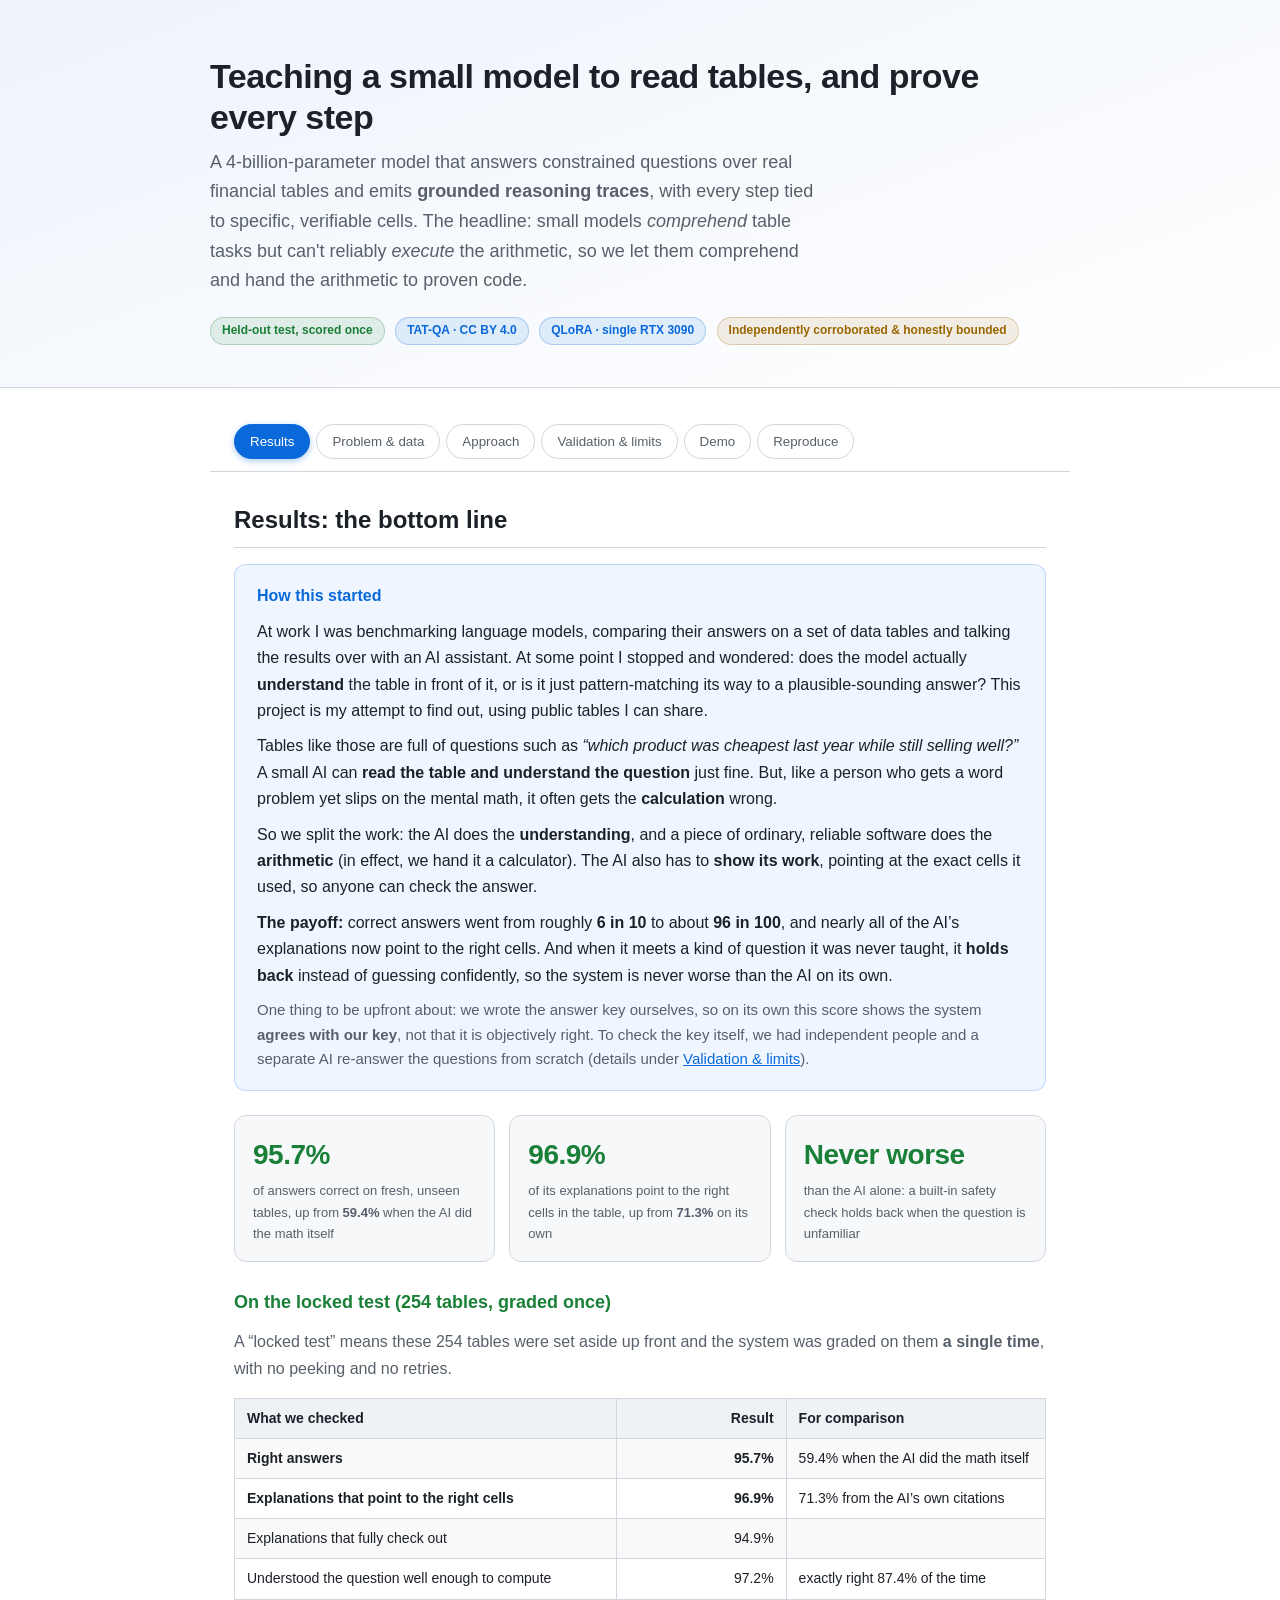
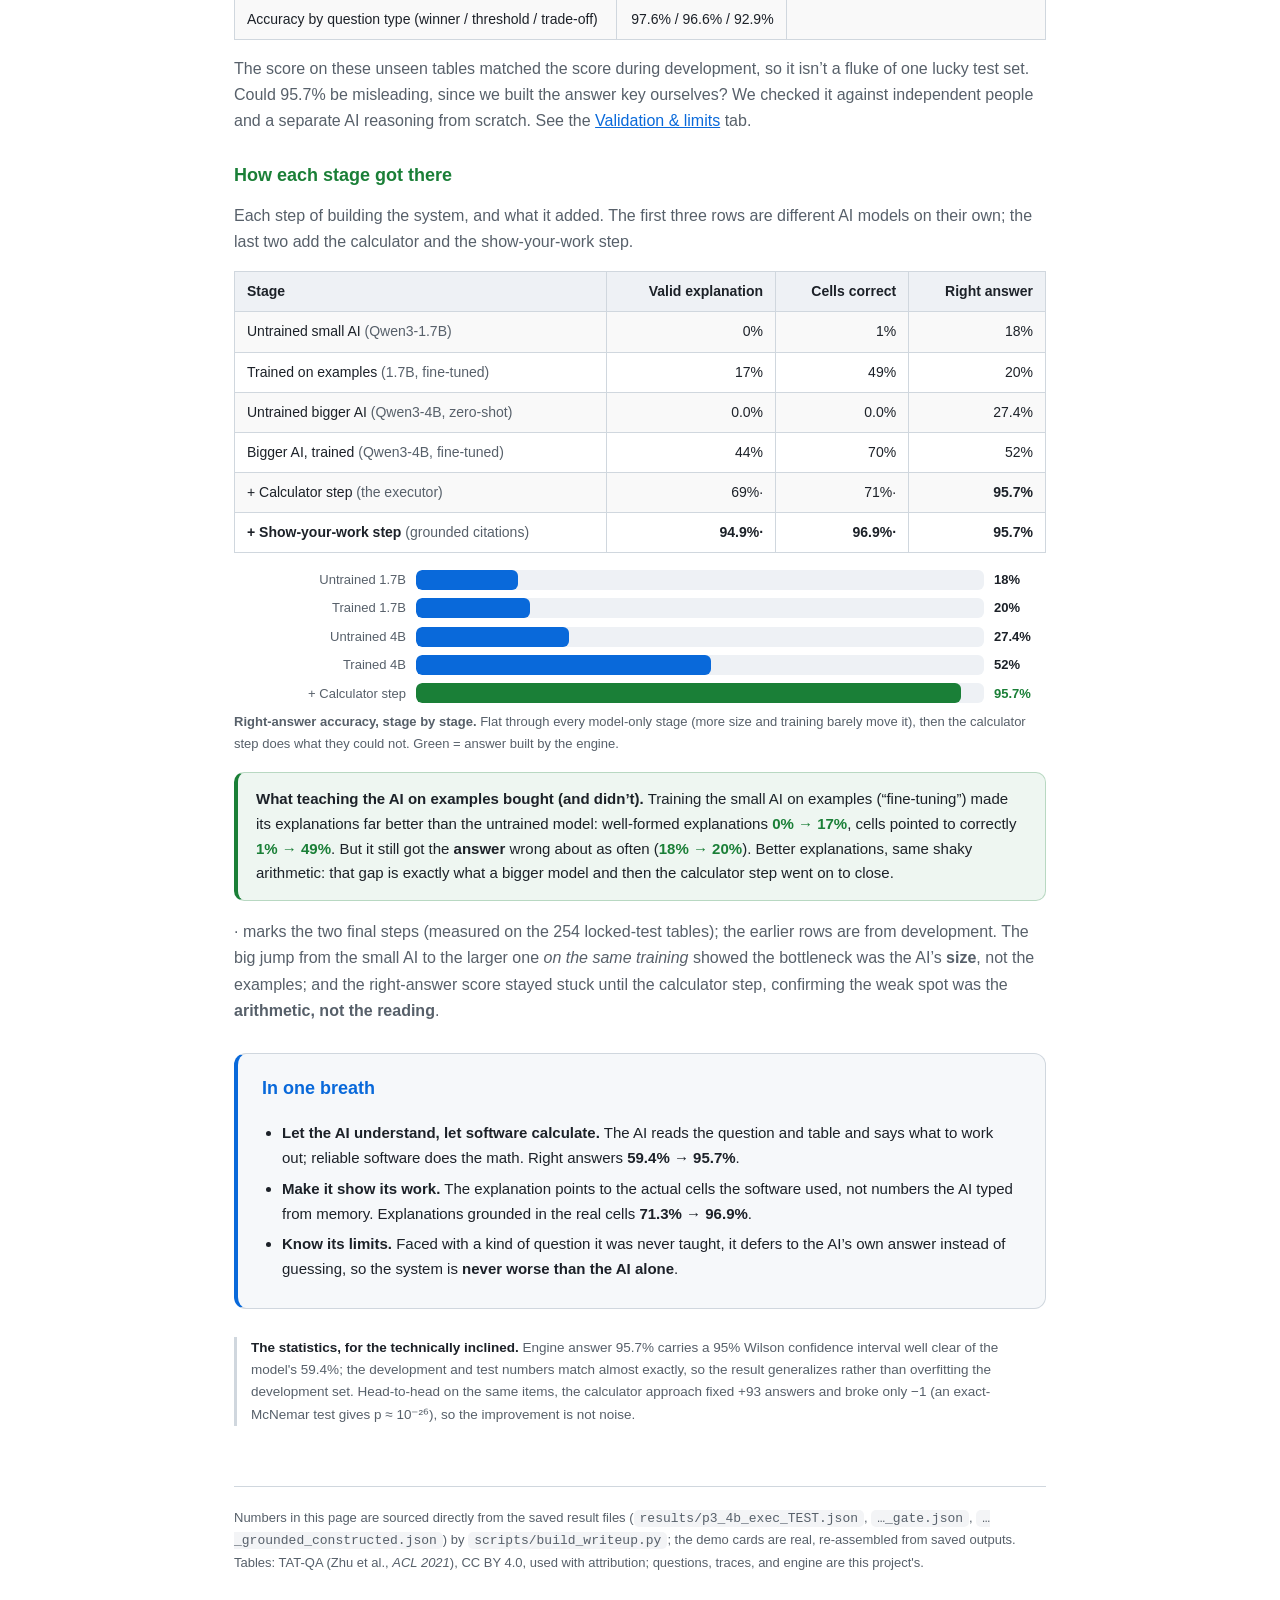
<file: docs/writeup.html>
<!doctype html>
<html lang="en"><head><meta charset="utf-8">
<meta name="viewport" content="width=device-width,initial-scale=1">
<title>Grounded Table Reasoning: a small model that reads tables, and proves it</title>
<style>
:root{--bg:#fff;--panel:#f6f8fa;--panel2:#eef1f5;--ink:#1c2128;--muted:#57606a;
  --accent:#0969da;--accent2:#1a7f37;--warn:#9a6700;--line:#d0d7de;--code:#f3f4f6}
*{box-sizing:border-box}
body{margin:0;font-family:-apple-system,BlinkMacSystemFont,"Segoe UI",Roboto,Helvetica,Arial,sans-serif;
  color:var(--ink);line-height:1.65;background:var(--bg)}
.wrap{max-width:860px;margin:0 auto;padding:0 24px 96px}
header.hero{padding:56px 24px 36px;background:linear-gradient(160deg,#eef3fb 0%,#fff 100%);
  border-bottom:1px solid var(--line)}
header.hero .inner{max-width:860px;margin:0 auto}
h1{font-size:34px;margin:0 0 10px;letter-spacing:-.5px;line-height:1.2}
.subtitle{color:var(--muted);font-size:18px;margin:0;max-width:62ch}
.badges{margin-top:20px}
.badge{display:inline-block;padding:3px 11px;border-radius:999px;font-size:12px;font-weight:600;
  margin:0 6px 6px 0;background:rgba(9,105,218,.1);color:var(--accent);border:1px solid rgba(9,105,218,.25)}
.badge.green{background:rgba(26,127,55,.1);color:var(--accent2);border-color:rgba(26,127,55,.25)}
.badge.warn{background:rgba(154,103,0,.1);color:var(--warn);border-color:rgba(154,103,0,.25)}
section{margin:46px 0}
h2{font-size:24px;margin:0 0 16px;padding-bottom:8px;border-bottom:1px solid var(--line)}
h3{font-size:18px;margin:26px 0 8px;color:var(--accent2)}
p{margin:12px 0}
.lede{font-size:18px}
.muted{color:var(--muted)}
.tldr{background:var(--panel);border:1px solid var(--line);border-left:4px solid var(--accent);
  border-radius:12px;padding:20px 24px;margin:28px 0}
.tldr h2{border:none;margin:0 0 10px;font-size:18px;color:var(--accent)}
.callout{background:rgba(26,127,55,.07);border:1px solid rgba(26,127,55,.25);
  border-left:4px solid var(--accent2);border-radius:10px;padding:14px 18px;margin:18px 0;font-size:15px}
.callout .d{font-weight:700;color:var(--accent2);white-space:nowrap}
.plain{background:#f0f6ff;border:1px solid rgba(9,105,218,.22);border-radius:12px;padding:18px 22px;margin:0 0 24px}
.plain h3{margin:0 0 8px;color:var(--accent);font-size:16px}
.plain p{margin:9px 0}.plain p:last-child{margin-bottom:0}
.plain .pay{font-size:16px}
.fineprint{font-size:13.5px;color:var(--muted);border-left:3px solid var(--line);
  padding-left:14px;margin:18px 0}
.fineprint b{color:var(--ink)}
td.pending{text-align:center;color:var(--warn);font-style:italic;background:rgba(154,103,0,.06)}
.tldr ul{margin:8px 0 0;padding-left:20px}.tldr li{margin:6px 0}
.big{font-size:15px}
.statrow{display:flex;flex-wrap:wrap;gap:14px;margin:22px 0}
.stat{flex:1 1 150px;background:var(--panel);border:1px solid var(--line);border-radius:12px;padding:16px 18px}
.stat .n{font-size:28px;font-weight:700;color:var(--accent2);letter-spacing:-.5px}
.stat .l{font-size:13px;color:var(--muted);margin-top:2px}
code{background:var(--code);padding:1px 6px;border-radius:5px;font-size:13px;
  font-family:"SFMono-Regular",Consolas,Menlo,monospace}
pre{background:var(--code);border:1px solid var(--line);border-radius:10px;padding:16px;overflow-x:auto;
  font-size:13px;line-height:1.5;font-family:"SFMono-Regular",Consolas,Menlo,monospace}
table.data{border-collapse:collapse;width:100%;margin:16px 0;font-size:14px}
table.data th,table.data td{border:1px solid var(--line);padding:8px 12px;text-align:left}
table.data th{background:var(--panel2);font-weight:600}
table.data tr:nth-child(even) td{background:rgba(0,0,0,.025)}
table.data td.r,table.data th.r{text-align:right}
.pipeline{display:flex;flex-wrap:wrap;align-items:center;gap:8px;margin:18px 0}
.node{background:var(--panel2);border:1px solid var(--line);border-radius:10px;padding:9px 13px;
  font-size:13px;font-weight:600}.node.key{background:rgba(26,127,55,.12);border-color:rgba(26,127,55,.3);color:var(--accent2)}
.arrow{color:var(--accent);font-size:17px}
.barwrap{margin:14px 0 6px}
.bar{display:flex;align-items:center;gap:10px;margin:7px 0;font-size:13px}
.bar .bl{flex:0 0 172px;color:var(--muted);text-align:right}
.bar .bt{flex:1;min-width:60px;background:var(--panel2);border-radius:6px;height:20px;overflow:hidden}
.bar .bt i{display:block;height:100%;background:var(--accent);border-radius:6px}
.bar .bv{flex:0 0 52px;font-weight:700;color:var(--ink)}
.bar.sys .bt i{background:var(--accent2)}.bar.sys .bv{color:var(--accent2)}
.barcap{font-size:13px;color:var(--muted);margin:4px 0 0}
@media(max-width:560px){.bar .bl{flex-basis:104px;font-size:12px}}
ul.lim{padding-left:20px}ul.lim li{margin:8px 0}
.demo-note{font-size:14px;color:var(--muted);margin:6px 0 18px}
footer{margin-top:60px;padding-top:20px;border-top:1px solid var(--line);font-size:13px;color:var(--muted)}
a{color:var(--accent)}
nav.tabs{position:sticky;top:0;z-index:5;display:flex;flex-wrap:wrap;gap:6px;
  background:rgba(255,255,255,.92);backdrop-filter:saturate(180%) blur(6px);
  margin:24px -24px 0;padding:12px 24px;border-bottom:1px solid var(--line)}
.tab{appearance:none;border:1px solid var(--line);background:#fff;cursor:pointer;
  font:600 14px/1 inherit;color:var(--muted);padding:9px 15px;border-radius:999px;
  transition:background .12s,color .12s,border-color .12s,box-shadow .12s}
.tab:hover{color:var(--accent);border-color:var(--accent);background:rgba(9,105,218,.06)}
.tab.active{color:#fff;background:var(--accent);border-color:var(--accent);
  box-shadow:0 2px 6px rgba(9,105,218,.35)}
.tab.active:hover{color:#fff}
.panel{display:none}.panel.active{display:block;animation:fade .16s ease}
@keyframes fade{from{opacity:0;transform:translateY(4px)}to{opacity:1;transform:none}}
.panel>section:first-child{margin-top:28px}
.panel>section:first-child h2{margin-top:0}

.card{background:#fff;border:1px solid var(--line);border-radius:12px;padding:20px 22px;margin:0 0 22px;
  box-shadow:0 1px 2px rgba(0,0,0,.03)}
.card header{display:flex;gap:8px;align-items:center;margin-bottom:10px;flex-wrap:wrap}
.card .tag{font-size:11px;font-weight:700;letter-spacing:.04em;padding:2px 8px;border-radius:999px;color:#fff;background:#495057}
.card .tag.ood{background:#c92a2a}.card .tag.indist{background:#1864ab}
.card .type{font-family:ui-monospace,Menlo,monospace;font-size:12px;color:var(--muted)}
.card .eid{margin-left:auto;font-size:11px;color:#aeb6c0;font-family:ui-monospace,monospace}
.card .q{font-weight:600;margin:.2em 0 14px}
.card table{border-collapse:collapse;font-size:13px;width:100%;margin:0}
.card th,.card td{border:1px solid var(--line);padding:5px 9px;text-align:right}
.card th:first-child,.card td:first-child{text-align:left}
.card thead th{background:#f1f3f5;font-weight:600}
.card td.hl{background:#fff3bf;box-shadow:inset 0 0 0 2px #f2cb05;font-weight:700}
.card .cols{display:grid;grid-template-columns:1fr 1fr;gap:18px;margin:16px 0}
@media(max-width:640px){.card .cols{grid-template-columns:1fr}}
.card h4{margin:0 0 6px;font-size:13px}.card h4 small{color:var(--muted);font-weight:400}
.card ol.trace,.card ul.ev{margin:0;padding-left:18px}.card ol.trace li,.card ul.ev li{margin:.2em 0}
.card .kind{display:inline-block;font:11px ui-monospace,monospace;background:#eef1f4;color:#495057;
  padding:0 6px;border-radius:4px;margin-right:4px}
.card table.ans{margin-top:6px}.card table.ans td:first-child{color:var(--muted);width:130px;text-align:left}
.card table.ans td{border:none;border-top:1px solid var(--line);text-align:left;padding:6px 9px}
.card tr.sys td{background:#f1f8f2}.card tr.gate td{font-size:13px}
.card .badge{font-size:11px;font-weight:700;padding:1px 7px;border-radius:999px;color:#fff;margin-right:6px}
.card .badge.pass{background:#2b8a3e}.card .badge.fire{background:#c92a2a}
</style></head>
<body>
<header class="hero"><div class="inner">
  <h1>Teaching a small model to read tables, and prove every step</h1>
  <p class="subtitle">A 4-billion-parameter model that answers constrained questions over real
  financial tables and emits <b>grounded reasoning traces</b>, with every step tied to specific,
  verifiable cells. The headline: small models <i>comprehend</i> table tasks but can't reliably
  <i>execute</i> the arithmetic, so we let them comprehend and hand the arithmetic to proven code.</p>
  <div class="badges">
    <span class="badge green">Held-out test, scored once</span>
    <span class="badge">TAT-QA · CC BY 4.0</span>
    <span class="badge">QLoRA · single RTX 3090</span>
    <span class="badge warn">Independently corroborated &amp; honestly bounded</span>
  </div>
</div></header>

<div class="wrap">

<nav class="tabs" role="tablist">
  <button class="tab active" data-p="results">Results</button>
  <button class="tab" data-p="why">Problem &amp; data</button>
  <button class="tab" data-p="how">Approach</button>
  <button class="tab" data-p="limit">Validation &amp; limits</button>
  <button class="tab" data-p="demo">Demo</button>
  <button class="tab" data-p="repro">Reproduce</button>
</nav>

<div class="panel active" id="p-results" role="tabpanel">
<section>
  <h2>Results: the bottom line</h2>

  <div class="plain">
    <h3>How this started</h3>
    <p>At work I was benchmarking language models, comparing their answers on a set of data tables and
    talking the results over with an AI assistant. At some point I stopped and wondered: does the model
    actually <b>understand</b> the table in front of it, or is it just pattern-matching its way to a
    plausible-sounding answer? This project is my attempt to find out, using public tables I can share.</p>
    <p>Tables like those are full of questions such as <i>“which product was cheapest last year while
    still selling well?”</i> A small AI can <b>read the table and understand the question</b> just
    fine. But, like a person who gets a word problem yet slips on the mental math, it often gets the
    <b>calculation</b> wrong.</p>
    <p>So we split the work: the AI does the <b>understanding</b>, and a piece of ordinary, reliable
    software does the <b>arithmetic</b> (in effect, we hand it a calculator). The AI also has to
    <b>show its work</b>, pointing at the exact cells it used, so anyone can check the answer.</p>
    <p class="pay"><b>The payoff:</b> correct answers went from roughly <b>6 in 10</b> to about
    <b>96 in 100</b>, and nearly all of the AI’s explanations now point to the right cells. And when
    it meets a kind of question it was never taught, it <b>holds back</b> instead of guessing
    confidently, so the system is never worse than the AI on its own.</p>
    <p class="pay muted" style="font-size:15px">One thing to be upfront about: we wrote the answer key
    ourselves, so on its own this score shows the system <b>agrees with our key</b>, not that it is
    objectively right. To check the key itself, we had independent people and a separate AI re-answer
    the questions from scratch (details under <a href="#limit" data-goto="limit">Validation &amp;
    limits</a>).</p>
  </div>

  <div class="statrow">
    <div class="stat"><div class="n">95.7%</div><div class="l">of answers correct on fresh,
      unseen tables, up from <b>59.4%</b> when the AI did the math itself</div></div>
    <div class="stat"><div class="n">96.9%</div><div class="l">of its explanations point
      to the right cells in the table, up from <b>71.3%</b> on its own</div></div>
    <div class="stat"><div class="n">Never&nbsp;worse</div><div class="l">than the AI alone: a built-in
      safety check holds back when the question is unfamiliar</div></div>
  </div>

  <h3>On the locked test (254 tables, graded once)</h3>
  <p class="muted">A “locked test” means these 254 tables were set aside up front and the
  system was graded on them <b>a single time</b>, with no peeking and no retries.</p>
  <table class="data">
    <tr><th>What we checked</th><th class="r">Result</th><th>For comparison</th></tr>
    <tr><td><b>Right answers</b></td>
        <td class="r"><b>95.7%</b></td><td>59.4% when the AI did the math itself</td></tr>
    <tr><td><b>Explanations that point to the right cells</b></td>
        <td class="r"><b>96.9%</b></td><td>71.3% from the AI’s own citations</td></tr>
    <tr><td>Explanations that fully check out</td>
        <td class="r">94.9%</td><td></td></tr>
    <tr><td>Understood the question well enough to compute</td>
        <td class="r">97.2%</td><td>exactly right 87.4% of the time</td></tr>
    <tr><td>Accuracy by question type (winner / threshold / trade-off)</td>
        <td class="r">97.6% / 96.6% / 92.9%</td><td></td></tr>
  </table>
  <p class="muted">The score on these unseen tables matched the score during development, so it isn’t a
  fluke of one lucky test set. Could 95.7% be misleading, since we built the answer key
  ourselves? We checked it against independent people and a separate AI reasoning from scratch. See the
  <a href="#limit" data-goto="limit">Validation&nbsp;&amp;&nbsp;limits</a> tab.</p>

  <h3>How each stage got there</h3>
  <p class="muted">Each step of building the system, and what it added. The first three rows are
  different AI models on their own; the last two add the calculator and the show-your-work step.</p>
  <table class="data">
    <tr><th>Stage</th><th class="r">Valid explanation</th><th class="r">Cells correct</th><th class="r">Right answer</th></tr>
    <tr><td>Untrained small AI <span class="muted">(Qwen3-1.7B)</span></td><td class="r">0%</td><td class="r">1%</td><td class="r">18%</td></tr>
    <tr><td>Trained on examples <span class="muted">(1.7B, fine-tuned)</span></td><td class="r">17%</td><td class="r">49%</td><td class="r">20%</td></tr>
    <tr><td>Untrained bigger AI <span class="muted">(Qwen3-4B, zero-shot)</span></td><td class="r">0.0%</td><td class="r">0.0%</td><td class="r">27.4%</td></tr>
    <tr><td>Bigger AI, trained <span class="muted">(Qwen3-4B, fine-tuned)</span></td><td class="r">44%</td><td class="r">70%</td><td class="r">52%</td></tr>
    <tr><td>+ Calculator step <span class="muted">(the executor)</span></td><td class="r">69%·</td><td class="r">71%·</td>
        <td class="r"><b>95.7%</b></td></tr>
    <tr><td><b>+ Show-your-work step</b> <span class="muted">(grounded citations)</span></td><td class="r"><b>94.9%·</b></td>
        <td class="r"><b>96.9%·</b></td><td class="r"><b>95.7%</b></td></tr>
  </table>
  <div class="barwrap"><div class="bar"><span class="bl">Untrained 1.7B</span><span class="bt"><i style="width:18%"></i></span><span class="bv">18%</span></div><div class="bar"><span class="bl">Trained 1.7B</span><span class="bt"><i style="width:20%"></i></span><span class="bv">20%</span></div><div class="bar"><span class="bl">Untrained 4B</span><span class="bt"><i style="width:27%"></i></span><span class="bv">27.4%</span></div><div class="bar"><span class="bl">Trained 4B</span><span class="bt"><i style="width:52%"></i></span><span class="bv">52%</span></div><div class="bar sys"><span class="bl">+ Calculator step</span><span class="bt"><i style="width:96%"></i></span><span class="bv">95.7%</span></div></div><p class="barcap"><b>Right-answer accuracy, stage by stage.</b> Flat through every model-only stage (more size and training barely move it), then the calculator step does what they could not. Green = answer built by the engine.</p>
  <div class="callout">
    <b>What teaching the AI on examples bought (and didn’t).</b> Training the small AI on examples
    (“fine-tuning”) made its explanations far better than the untrained model: well-formed explanations
    <span class="d">0% → 17%</span>, cells pointed to correctly <span class="d">1% → 49%</span>. But it
    still got the <b>answer</b> wrong about as often (<span class="d">18% → 20%</span>). Better
    explanations, same shaky arithmetic: that gap is exactly what a bigger model and then the calculator
    step went on to close.
  </div>
  <p class="muted">· marks the two final steps (measured on the 254 locked-test tables); the earlier
  rows are from development. The big jump from the small AI to the larger one <i>on the same training</i>
  showed the bottleneck was the AI’s <b>size</b>, not the examples; and the right-answer score stayed
  stuck until the calculator step, confirming the weak spot was the <b>arithmetic, not the reading</b>.</p>
  

  <div class="tldr big">
    <h2>In one breath</h2>
    <ul>
      <li><b>Let the AI understand, let software calculate.</b> The AI reads the question and table and
        says what to work out; reliable software does the math. Right answers
        <b>59.4% → 95.7%</b>.</li>
      <li><b>Make it show its work.</b> The explanation points to the actual cells the software used,
        not numbers the AI typed from memory. Explanations grounded in the real cells
        <b>71.3% → 96.9%</b>.</li>
      <li><b>Know its limits.</b> Faced with a kind of question it was never taught, it defers to the
        AI’s own answer instead of guessing, so the system is <b>never worse than the AI alone</b>.</li>
    </ul>
  </div>
  <p class="fineprint"><b>The statistics, for the technically inclined.</b> Engine answer
  95.7% carries a 95% Wilson confidence interval well clear of the model's 59.4%;
  the development and test numbers match almost exactly, so the result generalizes rather than
  overfitting the development set. Head-to-head on the same items, the calculator approach fixed
  +93 answers and broke only −1 (an exact-McNemar test gives
  p ≈ 10⁻²⁶), so the improvement is not noise.</p>
</section>
</div>

<div class="panel" id="p-why" role="tabpanel">
<section>
  <h2>The problem</h2>
  <p>Ask a small language model a precise question about a table (<i>"which line item has the lowest
  2019 value while 2018 stays at or above 12.7?"</i>), and two things can go wrong. It can
  <b>misread</b> the table, or it can read it correctly and then <b>botch the arithmetic</b>: a
  comparison flipped, a dominance check fumbled, a number hallucinated into a citation.</p>
  <p>For anything you'd actually trust, the answer isn't enough: you want the <b>reasoning</b>, and
  you want each step pinned to the exact cells it used, so a checker (or a person) can verify it. That
  is a <b>grounded trace</b>. The goal of this project was a small, local model that produces them.</p>
  <p>The central question turned out to be <b>which</b> of those two failures dominates, because the
  fix is completely different. If the model misreads, you need better perception or more data. If it
  reads fine but miscomputes, you don't need a bigger model at all; you need to stop trusting its
  arithmetic.</p>
</section>

<section>
  <h2>The task &amp; the benchmark</h2>
  <p>Tables come from <b>TAT-QA</b> (Zhu et al., ACL 2021; CC BY 4.0): real financial tables from
  company filings. TAT-QA's own questions are ~64% free-form arithmetic (change, %, sums) and only a
  sliver match clean, checkable predicates, so we keep the <b>real tables</b> and generate three
  families of <b>constrained, programmatically-verifiable</b> questions over them:</p>
  <table class="data">
    <tr><th>Task</th><th><code>question_type</code></th><th>Example</th></tr>
    <tr><td>Winner selection</td><td><code>best_under_constraint</code></td>
        <td>"Which line item has the lowest 2019 value with 2018 ≥ 12.7?"</td></tr>
    <tr><td>Constraint filtering</td><td><code>threshold_filter</code></td>
        <td>"Which periods have rate ≥ 2.89 and term ≥ 3.65?"</td></tr>
    <tr><td>Trade-off</td><td><code>tradeoff_summary</code></td>
        <td>"Which line items are Pareto-optimal maximizing both 2019 and 2018?"</td></tr>
  </table>
  <p>Every example ships with a machine-checked grounded trace; an independent rule-based validator
  recomputes the answer from a stored spec and verifies each cited cell. The dataset is
  <b>1,266 validated examples</b> (100% pass the validator), with <b>177</b> used as silver training
  records and a <b>leakage-free, table-level split</b>: dev (190) / locked test (254) / a separate
  12-example out-of-distribution anchor.</p>
  <p class="fineprint"><b>Why a table-level split, and how leakage was ruled out.</b> The same source
  table appears in multiple examples (two orientations × several question types), so a naïve
  per-example split leaks tables across train/test. We re-split by <b>source table</b> (stripping
  orientation suffixes); 166/224 tables had straddled a per-example split. Disjointness is asserted at
  both the <b>id</b> and <b>content-hash</b> level on the exact file the model trained on.
  Total/subtotal rows are excluded from the entity universe by a single shared rule, so the
  inference-time universe matches the gold spec.</p>
</section>
</div>

<div class="panel" id="p-how" role="tabpanel">
<section>
  <h2>The approach</h2>
  <div class="pipeline">
    <span class="node">TAT-QA tables</span><span class="arrow">→</span>
    <span class="node">generate Q + gold + trace</span><span class="arrow">→</span>
    <span class="node">validate</span><span class="arrow">→</span>
    <span class="node">QLoRA SFT</span><span class="arrow">→</span>
    <span class="node key">executor</span><span class="arrow">→</span>
    <span class="node key">grounding</span><span class="arrow">→</span>
    <span class="node key">safety gate</span>
  </div>
  <p>We fine-tuned Qwen3 (QLoRA, 4-bit, a single RTX 3090). Supervised fine-tuning alone got the
  model writing well-formed traces, but its <i>answers</i> were still only ~59% right. The error
  analysis was decisive: the remaining mistakes were <b>arithmetic-execution</b> errors, not
  misreadings. So:</p>
  <h3>The executor: answer by construction</h3>
  <p>Instead of trusting the model's arithmetic, the model emits a structured <b>operation</b> (the
  op type, the column <i>names</i>, thresholds, and directions it read from the question), and a
  small, deterministic, independently-tested engine computes the answer. The model's job becomes
  <b>comprehension</b>; the arithmetic is done by proven code. This is the move that takes answers
  from 59.4% to <b>95.7%</b>.</p>
  <h3>Grounding: citations by construction</h3>
  <p>The model's hand-typed citations had the same disease as its arithmetic (wrong/derived numbers),
  so they got the same cure: the trace cites the <b>cells the engine actually read</b>, which are
  grounded by construction: they always exist and always match. The <b>prose stays
  model-authored</b> (the explanation); only the cited evidence becomes system-constructed (the
  proof). Grounded-trace rate: 71.3% → <b>96.9%</b>.</p>
  <h3>The safety gate</h3>
  <p>The engine is a specialist: it only knows the operations it was trained on. If the model emits
  an operation the <i>question</i> doesn't actually support (no threshold language for a threshold
  op, no trade-off language for a trade-off op), the gate treats it as fabricated and
  <b>falls back to the model's own answer</b> (do no harm).</p>
</section>
</div>

<div class="panel" id="p-limit" role="tabpanel">
<section>
  <h2>Is 95.7% real, or circular?</h2>
  <p>Honest worry: the test gold is computed by code that shares the engine's arithmetic, so on its
  own that number is <b>consistency</b>, not <b>correctness</b>. To break the circularity we ran two
  independent checks that never see the spec or the gold.</p>
  <p><b>Blind LLM cross-check.</b> 36 stratified examples, shown as raw table + question only,
  answered by independent annotators reasoning from scratch: <b>36/36 agreement</b> with the stored
  gold (confirming the engine on every one of its sampled correct cases). Two independent reasoning
  paths agreeing on every case ⇒ the answers are corroborated, not merely self-consistent.</p>
  <p><b>Blind human anchor.</b> A real person, given a self-contained annotation UI, independently
  answered the same items on the two <i>natural</i> question types (n=24): <b>22/24 blind agreement</b>
  with the stored gold: a second, human reasoning path reaching the same answers.</p>
</section>

<section>
  <h2>The limit: where it fails, and how it's caught</h2>
  <p>The one non-circular slice is an out-of-distribution task type (<code>extremum</code>) that is
  <b>not</b> in training and <b>not</b> in the engine's vocabulary. Here the model's <i>own</i> answer
  is right 100.0%, but it emits a <i>trained</i> operation instead, so the executor
  computes the wrong answer <b>0.0%</b>. The engine isn't broken; the model just
  doesn't know the operation exists, and the executor overrides its correct intuition and fails
  <i>confidently</i>. This failure mode is invisible to any in-distribution (circular) test.</p>
  <p>The safety gate is exactly for this. Re-scored on saved outputs: out-of-distribution
  <b>0.0% → 100.0%</b>; in-distribution 95.7% →
  <b>96.1%</b> (it fires on only 9/254, and never on a case the engine
  got right). Net: <b>never worse than the model alone</b>, and it degrades gracefully. Here is the
  gate firing on a real out-of-distribution example: the engine produces nothing usable, so the
  system keeps the model's correct answer.</p>
  
  <section class=card>
    <header><span class="tag ood">OOD</span>
      <span class=type>rank_models</span>
      <span class=eid>tatqa_0000_cols_rank_models_verified</span></header>
    <p class=q>In which year is the amount of total sales the largest?</p>
    <table><thead><tr><th>category</th><th>Fixed Price</th><th>Other</th><th>Total sales</th></tr></thead><tbody><tr><td class="hl">2019</td><td>1452.4</td><td>44.1</td><td class="hl">1496.5</td></tr><tr><td>2018</td><td>1146.2</td><td>56.7</td><td class="hl">1202.9</td></tr><tr><td>2017</td><td>1036.9</td><td>70.8</td><td class="hl">1107.7</td></tr></tbody></table>
    <div class=cols>
      <div><h4>Model trace <small>(model-authored prose)</small></h4><ol class=trace><li><span class=kind>select</span> Identify the total sales for each year.</li><li><span class=kind>compare</span> Compare the total sales values: 1496.5 &gt; 1202.9 &gt; 1107.7.</li><li><span class=kind>conclude</span> The largest total sales is in the year 2019.</li></ol></div>
      <div><h4>Grounded evidence <small>(cells the engine read, by construction)</small></h4>
           <ul class=ev><li><code>category</code>[row 0] = <b>2019</b></li><li><code>category</code>[row 1] = <b>2018</b></li><li><code>category</code>[row 2] = <b>2017</b></li></ul></div>
    </div>
    <table class=ans>
      <tr><td>Engine answer</td><td>none  (rows [])</td></tr>
      <tr><td>Model’s own</td><td>2019  (rows [0])</td></tr>
      <tr class=gate><td>Gate</td><td><span class="badge fire">GATE FIRED</span> op not supported by the question → fall back to the model’s own answer</td></tr>
      <tr class=sys><td>System answer</td><td><b>2019  (rows [0])</b> <small>[model]</small></td></tr>
      <tr><td>Gold</td><td>2019  (rows [0])</td></tr>
    </table>
  </section>
  <p class="demo-note">Caveat: the gate is a keyword heuristic validated on a small out-of-distribution
  set.</p>
</section>

<section>
  <h2>Honest limitations</h2>
  <ul class="lim">
    <li><b>In-distribution gold is spec-derived.</b> Now corroborated by two independent blind oracles,
      but not <i>proven</i>: n is small, trade-off has only the LLM check, the human is one annotator.</li>
    <li><b>The trade-off questions are non-natural.</b> A non-specialist couldn't assess
      "Pareto-optimal" (verifiable, but not how a person would ask).</li>
    <li><b>Specialization.</b> The engine helps only inside its trained operation vocabulary; the gate
      makes that safe, but it is not a general table engine.</li>
    <li><b>The trace prose stays model-authored.</b> The system grounds the <i>answer</i> and the
      <i>cited evidence</i> by construction; an unaided 4B model's own citations remain ~71.3%
      (near its ceiling).</li>
    <li><b>Coverage &amp; domain.</b> Only high-confidence ingested tables (~97%); selection /
      threshold / frontier reasoning, not TAT-QA's dominant free-form arithmetic; TAT-QA is financial,
      and transfer to scientific/ML tables is unverified.</li>
    <li><b>Provenance.</b> The 12-example anchor is <i>TAT-QA-gold-anchored</i> (their annotations,
      cross-checked by our independent recompute), not verified by anyone on this project.</li>
  </ul>
</section>
</div>

<div class="panel" id="p-demo" role="tabpanel">
<section>
  <h2>See it run</h2>
  <p>Each card below replays a held-out example through the full path: the model emits an operation,
  the engine computes the answer and returns the exact cells it read (<b>highlighted</b>), the gate
  decides whether to trust it. No model is called; these are saved outputs re-assembled on CPU.</p>
  
  <section class=card>
    <header><span class="tag indist">in-dist</span>
      <span class=type>best_under_constraint</span>
      <span class=eid>tatqa_0036_cols_best_under_constraint_normal</span></header>
    <p class=q>Which period has the highest Legal reserve while keeping Cash dividends of at least 8.34063e+06?</p>
    <table><thead><tr><th>category</th><th>Legal reserve</th><th>Special reserve</th><th>Cash dividends</th></tr></thead><tbody><tr><td>Appropriation of earnings (in thousand NT dollars) Appropriation of earnings (in thousand NT dollars) 2018</td><td>707299</td><td>14513940</td><td>6916105</td></tr><tr><td>2019</td><td class="hl">963947</td><td>-3491626</td><td class="hl">9765155</td></tr><tr><td>Cash dividend per share (NT dollars) 2018</td><td></td><td></td><td>0.58</td></tr><tr><td>2019_1</td><td></td><td></td><td>0.75</td></tr></tbody></table>
    <div class=cols>
      <div><h4>Model trace <small>(model-authored prose)</small></h4><ol class=trace><li><span class=kind>filter</span> Keep only rows where Cash dividends is at least 8.34063e+06.</li><li><span class=kind>compare</span> Row 1 has the highest Legal reserve (963947) among qualifying rows.</li><li><span class=kind>conclude</span> 2019 has the highest Legal reserve while keeping Cash dividends of at least 8.34063e+06.</li></ol></div>
      <div><h4>Grounded evidence <small>(cells the engine read, by construction)</small></h4>
           <ul class=ev><li><code>Legal reserve</code>[row 1] = <b>963947</b></li><li><code>Cash dividends</code>[row 1] = <b>9765155</b></li></ul></div>
    </div>
    <table class=ans>
      <tr><td>Engine answer</td><td>2019  (rows [1])</td></tr>
      <tr><td>Model’s own</td><td>2019  (rows [1])</td></tr>
      <tr class=gate><td>Gate</td><td><span class="badge pass">GATE PASS</span> op supported by the question → trust the engine</td></tr>
      <tr class=sys><td>System answer</td><td><b>2019  (rows [1])</b> <small>[engine]</small></td></tr>
      <tr><td>Gold</td><td>2019  (rows [1])</td></tr>
    </table>
  </section>
  <p class="demo-note">Generate the full set yourself:
  <code>python scripts/demo.py</code> (writes <code>results/demo/index.html</code>),
  <code>python scripts/demo.py --list</code>, or <code>--id &lt;example_id&gt;</code>.</p>
</section>
</div>

<div class="panel" id="p-repro" role="tabpanel">
<section>
  <h2>Reproduce</h2>
  <pre># build dataset / leakage-free split / SFT data
python scripts/build_dataset.py
python scripts/freeze_splits.py
python scripts/build_sft.py

# train + score (WSL .venv-train, RTX 3090; see docs/training_env.md)
python scripts/train_sft.py --model Qwen/Qwen3-4B --out models/qwen3-4b-sft-exec
python scripts/eval_executor.py --dataset data/processed/eval_test.v0_1_0.jsonl \
       --adapter models/qwen3-4b-sft-exec --out results/p3_4b_exec_TEST.json

# re-score on CPU (no GPU): grounding, safety gate, this write-up, the demo
python scripts/eval_grounded.py
python scripts/eval_gate.py
python scripts/build_writeup.py
python scripts/demo.py</pre>
  <p>ML methodology reference: <a href="methodology.html">docs/methodology.html</a>. Consolidated
  findings: <a href="../RESULTS.md">RESULTS.md</a>. Interactive demo:
  <a href="../results/demo/index.html">results/demo/index.html</a>.</p>
</section>
</div>

<footer>
  Numbers in this page are sourced directly from the saved result files
  (<code>results/p3_4b_exec_TEST.json</code>, <code>…_gate.json</code>,
  <code>…_grounded_constructed.json</code>) by <code>scripts/build_writeup.py</code>; the demo cards
  are real, re-assembled from saved outputs. Tables: TAT-QA (Zhu et al., <i>ACL 2021</i>), CC BY 4.0,
  used with attribution; questions, traces, and engine are this project's.
</footer>

</div>
<script>
(function(){
  function show(id){
    document.querySelectorAll('.panel').forEach(function(p){p.classList.toggle('active',p.id==='p-'+id)});
    document.querySelectorAll('.tab').forEach(function(t){t.classList.toggle('active',t.dataset.p===id)});
    if(history.replaceState) history.replaceState(null,'','#'+id);
    window.scrollTo({top:0,behavior:'instant'});
  }
  document.querySelectorAll('.tab').forEach(function(t){t.addEventListener('click',function(){show(t.dataset.p)})});
  document.querySelectorAll('[data-goto]').forEach(function(a){a.addEventListener('click',function(e){e.preventDefault();show(a.dataset.goto)})});
  var h=location.hash.replace('#','');
  if(h&&document.getElementById('p-'+h)) show(h);
})();
</script>
</body></html>
</file>
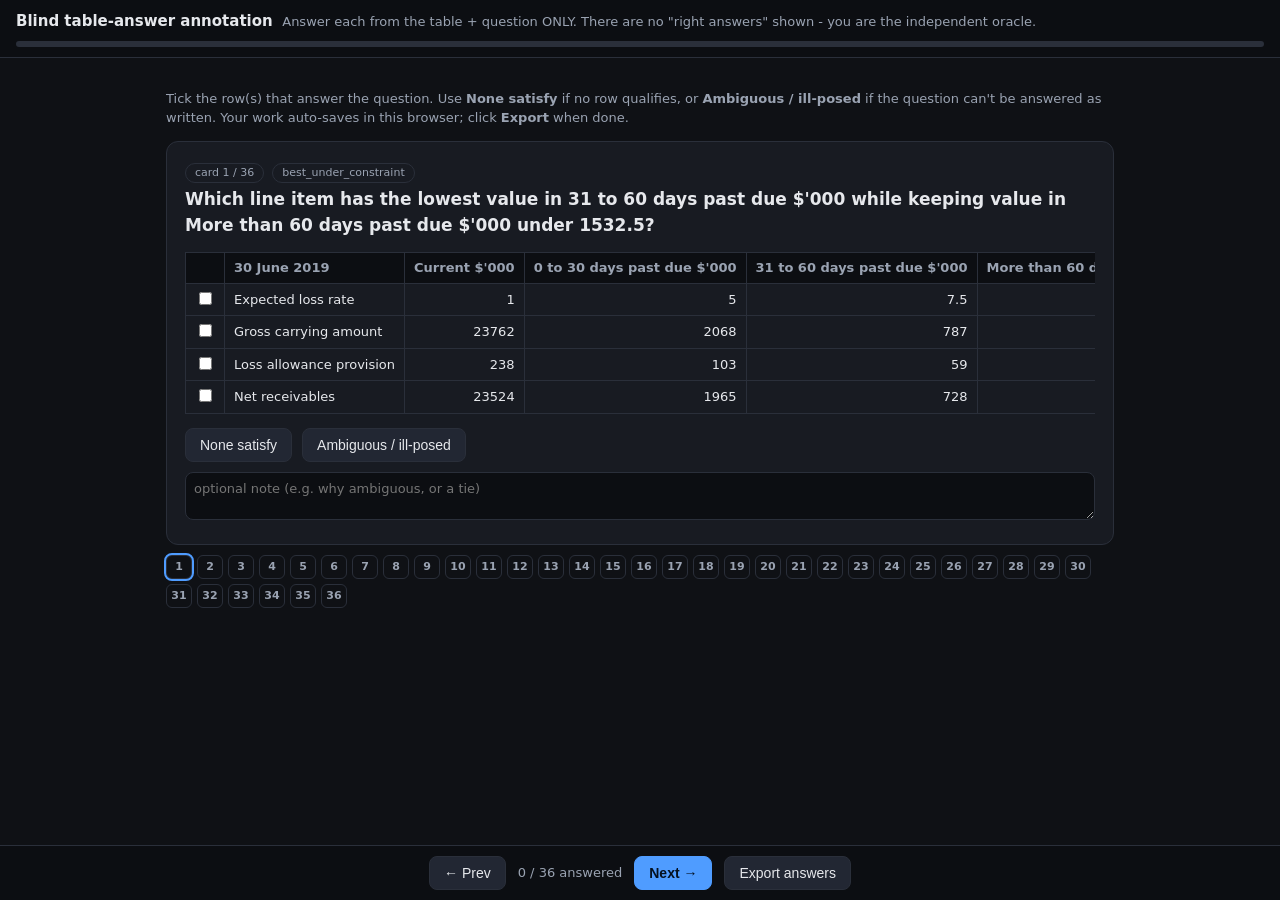
<file: results/anchor/annotate.html>
<!doctype html>
<html lang="en"><head><meta charset="utf-8"><meta name="viewport" content="width=device-width, initial-scale=1">
<title>Blind table-answer annotation</title>
<style>
  :root { --bg:#0f1115; --card:#181b22; --ink:#e6e8ec; --mut:#9aa3b2; --acc:#4f9cff; --ok:#3fb950; --warn:#d29922; --line:#2a2f3a; }
  * { box-sizing:border-box; }
  body { margin:0; background:var(--bg); color:var(--ink); font:15px/1.5 system-ui,Segoe UI,Roboto,sans-serif; }
  header { position:sticky; top:0; background:#0c0e12; border-bottom:1px solid var(--line); padding:10px 16px; z-index:5; }
  .bar { height:6px; background:var(--line); border-radius:3px; overflow:hidden; margin-top:8px; }
  .bar > i { display:block; height:100%; background:var(--acc); width:0; transition:width .2s; }
  .wrap { max-width:980px; margin:0 auto; padding:18px 16px 120px; }
  .note { color:var(--mut); font-size:13px; }
  .card { background:var(--card); border:1px solid var(--line); border-radius:12px; padding:18px; }
  .q { font-size:17px; font-weight:600; margin:4px 0 14px; }
  .tag { display:inline-block; font-size:11px; color:var(--mut); border:1px solid var(--line); border-radius:20px; padding:1px 9px; margin-right:8px; }
  table { border-collapse:collapse; width:100%; font-size:13px; margin:8px 0 4px; display:block; overflow-x:auto; }
  th,td { border:1px solid var(--line); padding:5px 9px; text-align:right; white-space:nowrap; }
  th { background:#0c0e12; color:var(--mut); position:sticky; top:0; }
  td.lbl, th.lbl { text-align:left; }
  tr.sel td { background:rgba(79,156,255,.12); }
  .pick { width:34px; text-align:center; }
  .controls { margin-top:14px; display:flex; gap:10px; flex-wrap:wrap; align-items:center; }
  button { background:#222733; color:var(--ink); border:1px solid var(--line); border-radius:8px; padding:8px 14px; cursor:pointer; font-size:14px; }
  button:hover { border-color:var(--acc); }
  button.primary { background:var(--acc); border-color:var(--acc); color:#04101f; font-weight:600; }
  button.toggle.on { background:var(--warn); border-color:var(--warn); color:#1a1300; }
  button.none.on { background:#2d333b; border-color:var(--mut); }
  textarea { width:100%; background:#0c0e12; color:var(--ink); border:1px solid var(--line); border-radius:8px; padding:8px; margin-top:10px; font:13px system-ui; }
  .nav { display:flex; justify-content:space-between; margin-top:16px; }
  .grid { display:flex; flex-wrap:wrap; gap:5px; margin-top:10px; }
  .grid b { width:26px; height:24px; display:grid; place-items:center; border:1px solid var(--line); border-radius:6px; font-size:11px; cursor:pointer; color:var(--mut); }
  .grid b.done { background:var(--ok); color:#04210b; border-color:var(--ok); }
  .grid b.amb { background:var(--warn); color:#1a1300; border-color:var(--warn); }
  .grid b.cur { outline:2px solid var(--acc); }
  footer { position:fixed; bottom:0; left:0; right:0; background:#0c0e12; border-top:1px solid var(--line); padding:10px 16px; display:flex; gap:12px; align-items:center; justify-content:center; }
</style></head>
<body>
<header>
  <b>Blind table-answer annotation</b> &nbsp;<span class="note">Answer each from the table + question ONLY. There are no "right answers" shown - you are the independent oracle.</span>
  <div class="bar"><i id="prog"></i></div>
</header>
<div class="wrap">
  <p class="note">Tick the row(s) that answer the question. Use <b>None satisfy</b> if no row qualifies, or <b>Ambiguous / ill-posed</b> if the question can't be answered as written. Your work auto-saves in this browser; click <b>Export</b> when done.</p>
  <div id="view"></div>
  <div class="grid" id="grid"></div>
</div>
<footer>
  <button id="prev">&larr; Prev</button>
  <span class="note" id="count"></span>
  <button id="next" class="primary">Next &rarr;</button>
  <button id="export">Export answers</button>
</footer>
<script>
const CARDS = [{"card_id": 0, "type": "best_under_constraint", "question": "Which line item has the lowest value in 31 to 60 days past due $'000 while keeping value in More than 60 days past due $'000 under 1532.5?", "headers": ["30 June 2019", "Current $'000", "0 to 30 days past due $'000", "31 to 60 days past due $'000", "More than 60 days past due $'000", "Total $'000"], "rows": [["Expected loss rate", 1, 5, 7.5, 20, ""], ["Gross carrying amount", 23762, 2068, 787, 1703, 28320], ["Loss allowance provision", 238, 103, 59, 341, 741], ["Net receivables", 23524, 1965, 728, 1362, 27579]], "row_labels": ["Expected loss rate", "Gross carrying amount", "Loss allowance provision", "Net receivables"]}, {"card_id": 1, "type": "best_under_constraint", "question": "Which period has the lowest Accrued expenses and accounts receivable while keeping Net deferred tax liabilities of at least 68462.5?", "headers": ["category", "Property, plant and equipment", "Prepaid and other assets", "Total deferred tax liabilities", "Accrued expenses and accounts receivable", "Inventory", "Compensation on restricted stock", "State income tax credits", "Other", "Valuation allowance", "Net operating loss", "Total deferred tax assets", "Net deferred tax liabilities"], "rows": [["2019", 148505, 1911, 150416, 8172, 1155, 7528, 9333, 1272, -5637, 54461, 76284, 74132], ["2018", 88351, 1751, 90102, 7814, 2862, 8280, 12235, 654, -11017, 6481, 27309, 62793]], "row_labels": ["2019", "2018"]}, {"card_id": 2, "type": "best_under_constraint", "question": "Which line item has the lowest value in 2019 over 2018 while keeping value in Years Ended 2018 under 1.12202e+06?", "headers": ["(Dollars in thousands)", "2019", "Years Ended 2018", "2017", "2019 over 2018", "Change", "2018 over 2017", "col_7"], "rows": [["Modules", 1460116, 502001, 806398, 958115, 191, -304397, -38], ["Systems .", 1603001, 1742043, 2134926, -139042, -8, -392883, -18], ["Net sales .", 3063117, 2244044, 2941324, 819073, 36, -697280, -24]], "row_labels": ["Modules", "Systems .", "Net sales ."]}, {"card_id": 3, "type": "best_under_constraint", "question": "Which line item has the lowest value in 2019 £m while keeping value in 2018 £m of at least 12.7? Exclude any total or subtotal rows.", "headers": ["category", "Note", "2019 £m", "2018 £m"], "rows": [["UK", "", 24.5, 24.9], ["Ireland", "", 0.4, 0.5], ["Total", "", 24.9, 25.4]], "row_labels": ["UK", "Ireland", "Total"]}, {"card_id": 4, "type": "best_under_constraint", "question": "Which period has the highest Shares vested while keeping Non-vested at beginning of year of at least 482583?", "headers": ["category", "Non-vested at beginning of year", "Shares granted", "Shares vested", "Non-vested at end of year"], "rows": [["2019 Number of Shares", 315292, 253113, 82270, 486135], ["Weighted Average Grant Date Fair Value", 2.26, 2.17, 2.28, 2.53], ["2018 Number of Shares", 438712, 200000, 323420, 315292], ["Weighted Average Grant Date Fair Value_1", 2.28, 3.16, 2.84, 2.26]], "row_labels": ["2019 Number of Shares", "Weighted Average Grant Date Fair Value", "2018 Number of Shares", "Weighted Average Grant Date Fair Value_1"]}, {"card_id": 5, "type": "best_under_constraint", "question": "Which line item has the highest value in Facility costs while keeping value in Total of at least 6114?", "headers": ["Fiscal 2017 Restructuring Plan", "Workforce reduction", "Facility costs", "Total"], "rows": [["Balance payable as at June 30, 2017", 10045, 1369, 11414], ["Accruals and adjustments", 3432, 3775, 7207], ["Cash payments", -12342, -1627, -13969], ["Foreign exchange and other non-cash adjustments", 455, -86, 369], ["Balance payable as at June 30, 2018", 1590, 3431, 5021], ["Accruals and adjustments", -254, 1152, 898], ["Cash payments", -213, -1290, -1503], ["Foreign exchange and other non-cash adjustments", -77, -344, -421], ["Balance payable as at June 30, 2019", 1046, 2949, 3995]], "row_labels": ["Balance payable as at June 30, 2017", "Accruals and adjustments", "Cash payments", "Foreign exchange and other non-cash adjustments", "Balance payable as at June 30, 2018", "Accruals and adjustments", "Cash payments", "Foreign exchange and other non-cash adjustments", "Balance payable as at June 30, 2019"]}, {"card_id": 6, "type": "best_under_constraint", "question": "Which line item has the lowest value in 2018 Number while keeping value in 2019 Number under -470757?", "headers": ["category", "2019 Number", "2018 Number"], "rows": [["Outstanding at 1 April", 690791, 776045], ["Dividend shares awarded", 4518, 9778], ["Forfeited", -9275, -75986], ["Released", -365162, -19046], ["Outstanding at 31 March", 320872, 690791], ["Vested and outstanding at 31 March", 320872, ""]], "row_labels": ["Outstanding at 1 April", "Dividend shares awarded", "Forfeited", "Released", "Outstanding at 31 March", "Vested and outstanding at 31 March"]}, {"card_id": 7, "type": "best_under_constraint", "question": "Which line item has the highest value in 2017 while keeping value in 2019 under -122.7? Exclude any total or subtotal rows.", "headers": ["category", "2019", "2018", "2017"], "rows": [["Transportation Solutions", 4781, 4707, 4084], ["Industrial Solutions", 2100, 2049, 1909], ["Communications Solutions", 849, 959, 951], ["Total segment assets(1)", 7730, 7715, 6944], ["Other current assets", 1398, 1981, 2141], ["Other non-current assets", 10566, 10690, 10318], ["Total assets", 19694, 20386, 19403]], "row_labels": ["Transportation Solutions", "Industrial Solutions", "Communications Solutions", "Total segment assets(1)", "Other current assets", "Other non-current assets", "Total assets"]}, {"card_id": 8, "type": "best_under_constraint", "question": "Which period has the lowest Cash payments_1 while keeping Accruals and adjustments of at least 3603.5? Exclude any total or subtotal rows.", "headers": ["Fiscal 2017 Restructuring Plan", "Balance payable as at June 30, 2017", "Accruals and adjustments", "Cash payments", "Foreign exchange and other non-cash adjustments", "Balance payable as at June 30, 2018", "Accruals and adjustments_1", "Cash payments_1", "Foreign exchange and other non-cash adjustments_1", "Balance payable as at June 30, 2019"], "rows": [["Workforce reduction", 10045, 3432, -12342, 455, 1590, -254, -213, -77, 1046], ["Facility costs", 1369, 3775, -1627, -86, 3431, 1152, -1290, -344, 2949], ["Total", 11414, 7207, -13969, 369, 5021, 898, -1503, -421, 3995]], "row_labels": ["Workforce reduction", "Facility costs", "Total"]}, {"card_id": 9, "type": "best_under_constraint", "question": "Which period has the highest Other foreign borrowings(1) while keeping Total debt(2) under 3654.75?", "headers": ["(In millions)", "Term Loan A Facility due July 2022", "Term Loan A Facility due July 2023(1)", "6.50% Senior Notes due December 2020", "4.875% Senior Notes due December 2022", "5.25% Senior Notes due April 2023", "4.50% Senior Notes due September 2023(1)", "5.125% Senior Notes due December 2024", "5.50% Senior Notes due September 2025", "4.00% Senior Notes due December 2027", "6.875% Senior Notes due July 2033", "Other foreign borrowings(1)", "Other domestic borrowings", "Total debt(2)"], "rows": [["December 31, 2019 Carrying Amount", 474.6, 223.8, "", 421.9, 422, 445.6, 421.9, 397.4, 420.4, 445.7, 12.1, 89, 3774.4], ["Fair Value", 474.6, 223.8, "", 450.1, 454.1, 509.5, 458.9, 441.2, 431.5, 528.8, 12.4, 89, 4073.9], ["December 31, 2018 Carrying Amount", "", 222.2, 424, 421.1, 421.2, 454.9, 421.3, 397.1, "", 445.5, 98.5, 168.4, 3474.2], ["Fair Value_1", "", 222.2, 440.1, 421.2, 424.5, 489.9, 419.8, 394.8, "", 453.4, 99.2, 170, 3535.1]], "row_labels": ["December 31, 2019 Carrying Amount", "Fair Value", "December 31, 2018 Carrying Amount", "Fair Value_1"]}, {"card_id": 10, "type": "best_under_constraint", "question": "Which line item has the lowest value in 31 March 2019 $M while keeping value in 31 March 2018 $M of at least 195.9?", "headers": ["category", "31 March 2019 $M", "31 March 2018 $M"], "rows": [["Americas", 273.6, 288.2], ["EMEA", 413, 434.2], ["APJ", 98.7, 103.6], ["", 785.3, 826]], "row_labels": ["Americas", "EMEA", "APJ", ""]}, {"card_id": 11, "type": "best_under_constraint", "question": "Which line item has the highest value in External valuation % while keeping value in Internal valuation % under 67.5?", "headers": ["category", "External valuation %", "Internal valuation %"], "rows": [["Leasehold", 23, 77], ["Freehold", 38, 62], ["Leasehold", 60, 40], ["Freehold", 27, 73]], "row_labels": ["Leasehold", "Freehold", "Leasehold", "Freehold"]}, {"card_id": 12, "type": "threshold_filter", "question": "Which periods have Amounts owed to members of Peel under -0.2 and Amounts owed by members of Peel under 0.4?", "headers": ["£m", "Net investment in finance lease", "Amounts owed by members of Peel", "Amounts owed to members of Peel"], "rows": [["2019", 0.8, 0.3, -0.1], ["2018", 1.2, 0.3, -0.1]], "row_labels": ["2019", "2018"]}, {"card_id": 13, "type": "threshold_filter", "question": "Which line items have value in 2019 of at least 1080 and value in 2018 under -175?", "headers": ["category", "2019", "2018"], "rows": [["Operating activities", -618, -3908], ["Financing activities", 1389, 1779], ["Net increase (decrease) in cash and cash equivalents", 771, -2129]], "row_labels": ["Operating activities", "Financing activities", "Net increase (decrease) in cash and cash equivalents"]}, {"card_id": 14, "type": "threshold_filter", "question": "Which line items have value in Income (loss) from vessel operations 2019 of at least 163962 and value in 2018 of at least 481210?", "headers": ["(in thousands of U.S. dollars)", "Revenues 2019", "2018", "Income (loss) from vessel operations 2019", "2018_1"], "rows": [["Teekay LNG", 601256, 510762, 299253, 148599], ["Teekay Tankers", 943917, 776493, 123883, 7204], ["Teekay Parent", 413806, 451659, -219094, 8516], ["Elimination of intercompany (1)", -13588, -10426, "", ""], ["Teekay Corporation Consolidated", 1945391, 1728488, 204042, 164319]], "row_labels": ["Teekay LNG", "Teekay Tankers", "Teekay Parent", "Elimination of intercompany (1)", "Teekay Corporation Consolidated"]}, {"card_id": 15, "type": "threshold_filter", "question": "Which periods have 2024 of at least 211.3?", "headers": ["category", "2020", "2021", "2022", "2023", "2024", "Thereafter", "Total lease payments", "Less: interest", "Total", "Less: current portion", "Long-term portion"], "rows": [["Operating Leases", 460, 361, 308, 265, 194, 686, 2274, -516, 1758, -416, 1342], ["Finance Leases", 47, 28, 22, 22, 21, 170, 310, -90, 220, -35, 185]], "row_labels": ["Operating Leases", "Finance Leases"]}, {"card_id": 16, "type": "threshold_filter", "question": "Which line items have value in Ground Leases of at least 119?", "headers": ["Fiscal Year", "Ground Leases", "Building Leases"], "rows": [["2020 – 2024", 381, 697], ["2025 – 2029", 198, 270], ["2030 – 2034", 40, 135]], "row_labels": ["2020 – 2024", "2025 – 2029", "2030 – 2034"]}, {"card_id": 17, "type": "threshold_filter", "question": "Which line items have value in Internal valuation % under 41.48 and value in External valuation % of at least 25?", "headers": ["category", "External valuation %", "Internal valuation %"], "rows": [["Leasehold", 23, 77], ["Freehold", 38, 62], ["Leasehold", 60, 40], ["Freehold", 27, 73]], "row_labels": ["Leasehold", "Freehold", "Leasehold", "Freehold"]}, {"card_id": 18, "type": "threshold_filter", "question": "Which line items have value in Fiscal year of at least 17387.1?", "headers": ["category", "col_1", "Fiscal year", "col_3", "% Change"], "rows": [["(in millions of €)", 2019, 2018, "Actual", "Comp."], ["Orders", 19975, 18451, 8, 7], ["Revenue", 17663, 18125, -3, -4], ["therein: service business", 8025, 7756, 3, 2], ["Adjusted EBITA", 679, 722, -6, ""], ["Adjusted EBITA margin", 3.8, 4, "", ""]], "row_labels": ["(in millions of €)", "Orders", "Revenue", "therein: service business", "Adjusted EBITA", "Adjusted EBITA margin"]}, {"card_id": 19, "type": "threshold_filter", "question": "Which line items have value in 2018 under -0.23 and value in 2019 of at least 0.1?", "headers": ["£m", "2019", "2018"], "rows": [["Net investment in finance lease", 0.8, 1.2], ["Amounts owed by members of Peel", 0.3, 0.3], ["Amounts owed to members of Peel", -0.1, -0.1]], "row_labels": ["Net investment in finance lease", "Amounts owed by members of Peel", "Amounts owed to members of Peel"]}, {"card_id": 20, "type": "threshold_filter", "question": "Which periods have Other current assets under 1427.72?", "headers": ["category", "Transportation Solutions", "Industrial Solutions", "Communications Solutions", "Total segment assets(1)", "Other current assets", "Other non-current assets", "Total assets"], "rows": [["2019", 4781, 2100, 849, 7730, 1398, 10566, 19694], ["2018", 4707, 2049, 959, 7715, 1981, 10690, 20386], ["2017", 4084, 1909, 951, 6944, 2141, 10318, 19403]], "row_labels": ["2019", "2018", "2017"]}, {"card_id": 21, "type": "threshold_filter", "question": "Which periods have Risk-free interest rate of at least 2.89 and Expected term (years) of at least 3.65?", "headers": ["category", "Risk-free interest rate", "Expected term (years)", "Expected volatility", "Target price"], "rows": [["2019", 2.8, 3.9, 51.9, 53.87], ["2018", 2.3, 3.4, 45.8, 98.99], ["2017", 1.9, 7, 32.3, 67.39]], "row_labels": ["2019", "2018", "2017"]}, {"card_id": 22, "type": "threshold_filter", "question": "Which line items have value in Year ended March 31, under 1664 and value in col_2 under 1263.5? Exclude any total or subtotal rows.", "headers": ["category", "Year ended March 31,", "col_2", "Period-to-period change", "col_4"], "rows": [["% Change", 2018, 2017, "Amount", "% Change"], ["Interest income", 1310, 510, 800, 157], ["Interest expense", -598, -268, -330, 123], ["Foreign exchange (expense) income and other, net", -3439, 6892, -10331, ""], ["Total other income (expense), net", -2727, 7134, -9861, ""]], "row_labels": ["% Change", "Interest income", "Interest expense", "Foreign exchange (expense) income and other, net", "Total other income (expense), net"]}, {"card_id": 23, "type": "threshold_filter", "question": "Which line items have value in October 31, 2017 under 11373.5 and value in October 31, 2018 of at least 60992?", "headers": ["category", "October 31, 2019", "October 31, 2018", "October 31, 2017"], "rows": [["Net income", 53294, 61431, 279745], ["Distributed and undistributed (earnings) to unvested restricted", -778, -878, -4285], ["Distributed and undistributed earnings to common shareholders -- Basic", 52516, 60553, 275460], ["Weighted average shares outstanding — Basic", 21829, 22429, 22393], ["Weighted average shares outstanding — Diluted", 21829, 22429, 22393], ["Earnings per common share — Basic", 2.41, 2.7, 12.3], ["Earnings per common share — Diluted", 2.41, 2.7, 12.3]], "row_labels": ["Net income", "Distributed and undistributed (earnings) to unvested restricted", "Distributed and undistributed earnings to common shareholders -- Basic", "Weighted average shares outstanding — Basic", "Weighted average shares outstanding — Diluted", "Earnings per common share — Basic", "Earnings per common share — Diluted"]}, {"card_id": 24, "type": "tradeoff_summary", "question": "Among these line items, which are Pareto-optimal when maximizing both value in 2019 and value in 2018?", "headers": ["(in thousands)", "2019", "2018"], "rows": [["Allowance for doubtful accounts", 26, 24], ["Foreign tax credit carryforward", 810, 812], ["Depreciation", 173, 227], ["Deferred revenue", 425, 675], ["Accrued compensation", 412, 358], ["Inventory reserves", 757, 948], ["Accrued warranty", 33, 77], ["Net operating loss carryforward", 35024, 34924], ["Accrued restructuring", "", 16], ["Intangibles and goodwill", 272, ""], ["Other", 839, 660], ["Gross deferred tax assets", 38771, 38721], ["Valuation allowance", -38771, -37103], ["Net deferred income tax assets", "", 1618], ["Intangibles and goodwill", "", -1618]], "row_labels": ["Allowance for doubtful accounts", "Foreign tax credit carryforward", "Depreciation", "Deferred revenue", "Accrued compensation", "Inventory reserves", "Accrued warranty", "Net operating loss carryforward", "Accrued restructuring", "Intangibles and goodwill", "Other", "Gross deferred tax assets", "Valuation allowance", "Net deferred income tax assets", "Intangibles and goodwill"]}, {"card_id": 25, "type": "tradeoff_summary", "question": "Among these line items, which are Pareto-optimal when maximizing both value in June 1, 2019 and value in June 3, 2017?", "headers": ["Fiscal Year ended", "June 1, 2019", "June 2, 2018", "June 3, 2017"], "rows": [["Net income (loss) attributable to Cal-Maine Foods, Inc. - (in thousands)", 54229, 125932, -74278], ["Gross profit (in thousands)", 222859, 361046, 45550], ["Net average shell egg selling price (rounded)", 1.27, 1.4, 1.01], ["Average Urner Barry Spot Egg Market Quotations 1", 1.23, 1.49, 0.85], ["Feed cost per dozen produced", 0.415, 0.394, 0.399]], "row_labels": ["Net income (loss) attributable to Cal-Maine Foods, Inc. - (in thousands)", "Gross profit (in thousands)", "Net average shell egg selling price (rounded)", "Average Urner Barry Spot Egg Market Quotations 1", "Feed cost per dozen produced"]}, {"card_id": 26, "type": "tradeoff_summary", "question": "Among these periods, which are Pareto-optimal when maximizing both 5.25% Senior Notes due April 2023 and 6.875% Senior Notes due July 2033?", "headers": ["(In millions)", "Term Loan A Facility due July 2022", "Term Loan A Facility due July 2023(1)", "6.50% Senior Notes due December 2020", "4.875% Senior Notes due December 2022", "5.25% Senior Notes due April 2023", "4.50% Senior Notes due September 2023(1)", "5.125% Senior Notes due December 2024", "5.50% Senior Notes due September 2025", "4.00% Senior Notes due December 2027", "6.875% Senior Notes due July 2033", "Other foreign borrowings(1)", "Other domestic borrowings", "Total debt(2)"], "rows": [["December 31, 2019 Carrying Amount", 474.6, 223.8, "", 421.9, 422, 445.6, 421.9, 397.4, 420.4, 445.7, 12.1, 89, 3774.4], ["Fair Value", 474.6, 223.8, "", 450.1, 454.1, 509.5, 458.9, 441.2, 431.5, 528.8, 12.4, 89, 4073.9], ["December 31, 2018 Carrying Amount", "", 222.2, 424, 421.1, 421.2, 454.9, 421.3, 397.1, "", 445.5, 98.5, 168.4, 3474.2], ["Fair Value_1", "", 222.2, 440.1, 421.2, 424.5, 489.9, 419.8, 394.8, "", 453.4, 99.2, 170, 3535.1]], "row_labels": ["December 31, 2019 Carrying Amount", "Fair Value", "December 31, 2018 Carrying Amount", "Fair Value_1"]}, {"card_id": 27, "type": "tradeoff_summary", "question": "Among these line items, which are Pareto-optimal when maximizing both value in 2018 and value in 2019? Exclude any total or subtotal rows.", "headers": ["category", "2019", "2018"], "rows": [["Property, plant and equipment", 148505, 88351], ["Prepaid and other assets", 1911, 1751], ["Total deferred tax liabilities", 150416, 90102], ["Accrued expenses and accounts receivable", 8172, 7814], ["Inventory", 1155, 2862], ["Compensation on restricted stock", 7528, 8280], ["State income tax credits", 9333, 12235], ["Other", 1272, 654], ["Valuation allowance", -5637, -11017], ["Net operating loss", 54461, 6481], ["Total deferred tax assets", 76284, 27309], ["Net deferred tax liabilities", 74132, 62793]], "row_labels": ["Property, plant and equipment", "Prepaid and other assets", "Total deferred tax liabilities", "Accrued expenses and accounts receivable", "Inventory", "Compensation on restricted stock", "State income tax credits", "Other", "Valuation allowance", "Net operating loss", "Total deferred tax assets", "Net deferred tax liabilities"]}, {"card_id": 28, "type": "tradeoff_summary", "question": "Among these line items, which are Pareto-optimal when maximizing both value in Year ended March 31, and value in col_2? Exclude any total or subtotal rows.", "headers": ["category", "Year ended March 31,", "col_2", "Period-to-period change", "col_4"], "rows": [["% Change", 2018, 2017, "Amount", "% Change"], ["Interest income", 1310, 510, 800, 157], ["Interest expense", -598, -268, -330, 123], ["Foreign exchange (expense) income and other, net", -3439, 6892, -10331, ""], ["Total other income (expense), net", -2727, 7134, -9861, ""]], "row_labels": ["% Change", "Interest income", "Interest expense", "Foreign exchange (expense) income and other, net", "Total other income (expense), net"]}, {"card_id": 29, "type": "tradeoff_summary", "question": "Among these periods, which are Pareto-optimal when maximizing both Taiwan and Other Asia Pacific?", "headers": ["For the year ended", "United States", "Mainland China (excluding Hong Kong)", "Taiwan", "Hong Kong", "Other Asia Pacific", "Japan", "Other", "period"], "rows": [["2019", 12451, 3595, 2703, 1614, 1032, 958, 1053, 23406], ["2018", 17116, 3607, 3918, 1761, 1458, 1265, 1266, 30391], ["2017", 11359, 1539, 2892, 1429, 1078, 1042, 983, 20322]], "row_labels": ["2019", "2018", "2017"]}, {"card_id": 30, "type": "tradeoff_summary", "question": "Among these line items, which are Pareto-optimal when maximizing both value in 31 March 2019 $M and value in 31 March 2018 $M?", "headers": ["category", "31 March 2019 $M", "31 March 2018 $M"], "rows": [["Americas", 273.6, 288.2], ["EMEA", 413, 434.2], ["APJ", 98.7, 103.6], ["", 785.3, 826]], "row_labels": ["Americas", "EMEA", "APJ", ""]}, {"card_id": 31, "type": "tradeoff_summary", "question": "Among these periods, which are Pareto-optimal when maximizing both Other and Net operating loss carryforward?", "headers": ["(in thousands)", "Allowance for doubtful accounts", "Foreign tax credit carryforward", "Depreciation", "Deferred revenue", "Accrued compensation", "Inventory reserves", "Accrued warranty", "Net operating loss carryforward", "Accrued restructuring", "Intangibles and goodwill", "Other", "Gross deferred tax assets", "Valuation allowance", "Net deferred income tax assets", "Intangibles and goodwill_1"], "rows": [["2019", 26, 810, 173, 425, 412, 757, 33, 35024, "", 272, 839, 38771, -38771, "", ""], ["2018", 24, 812, 227, 675, 358, 948, 77, 34924, 16, "", 660, 38721, -37103, 1618, -1618]], "row_labels": ["2019", "2018"]}, {"card_id": 32, "type": "tradeoff_summary", "question": "Among these line items, which are Pareto-optimal when maximizing both value in 2019 and value in 2018?", "headers": ["(in thousands)", "2019", "2018"], "rows": [["Land", 672, 672], ["Machinery and equipment", 1372, 1296], ["Office, computer and research equipment", 5267, 5175], ["Leasehold improvements", 798, 1238], ["Land, property and equipment, gross", 8109, 8381], ["Less accumulated depreciation and amortization", -6811, -6780], ["Land, property and equipment, net", 1298, 1601]], "row_labels": ["Land", "Machinery and equipment", "Office, computer and research equipment", "Leasehold improvements", "Land, property and equipment, gross", "Less accumulated depreciation and amortization", "Land, property and equipment, net"]}, {"card_id": 33, "type": "tradeoff_summary", "question": "Among these periods, which are Pareto-optimal when maximizing both Distributed and undistributed earnings to common shareholders -- Basic and Earnings per common share — Diluted?", "headers": ["category", "Net income", "Distributed and undistributed (earnings) to unvested restricted", "Distributed and undistributed earnings to common shareholders -- Basic", "Weighted average shares outstanding — Basic", "Weighted average shares outstanding — Diluted", "Earnings per common share — Basic", "Earnings per common share — Diluted"], "rows": [["October 31, 2019", 53294, -778, 52516, 21829, 21829, 2.41, 2.41], ["October 31, 2018", 61431, -878, 60553, 22429, 22429, 2.7, 2.7], ["October 31, 2017", 279745, -4285, 275460, 22393, 22393, 12.3, 12.3]], "row_labels": ["October 31, 2019", "October 31, 2018", "October 31, 2017"]}, {"card_id": 34, "type": "tradeoff_summary", "question": "Among these periods, which are Pareto-optimal when maximizing both Non-vested at end of year and Non-vested at beginning of year?", "headers": ["category", "Non-vested at beginning of year", "Shares granted", "Shares vested", "Non-vested at end of year"], "rows": [["2019 Number of Shares", 315292, 253113, 82270, 486135], ["Weighted Average Grant Date Fair Value", 2.26, 2.17, 2.28, 2.53], ["2018 Number of Shares", 438712, 200000, 323420, 315292], ["Weighted Average Grant Date Fair Value_1", 2.28, 3.16, 2.84, 2.26]], "row_labels": ["2019 Number of Shares", "Weighted Average Grant Date Fair Value", "2018 Number of Shares", "Weighted Average Grant Date Fair Value_1"]}, {"card_id": 35, "type": "tradeoff_summary", "question": "Among these periods, which are Pareto-optimal when maximizing both Operating activities and Net increase (decrease) in cash and cash equivalents?", "headers": ["category", "Operating activities", "Financing activities", "Net increase (decrease) in cash and cash equivalents"], "rows": [["2019", -618, 1389, 771], ["2018", -3908, 1779, -2129]], "row_labels": ["2019", "2018"]}];
const KEY = "tbl_anno_v1";
let A = JSON.parse(localStorage.getItem(KEY) || "{}");   // card_id -> {rows:[], none, ambiguous, note}
let i = 0;
const $ = s => document.querySelector(s);
function get(c){ return A[c.card_id] || (A[c.card_id]={rows:[],none:false,ambiguous:false,note:""}); }
function answered(c){ const a=A[c.card_id]; return a && (a.rows.length||a.none||a.ambiguous); }
function save(){ localStorage.setItem(KEY, JSON.stringify(A)); render(); }

function render(){
  const c = CARDS[i], a = get(c);
  const hdr = c.headers.map(h=>`<th class="${h===c.headers[0]?'lbl':''}">${esc(h)}</th>`).join("");
  const body = c.rows.map((row,ri)=>{
    const cells = row.map((v,ci)=>`<td class="${ci===0?'lbl':''}">${esc(v)}</td>`).join("");
    const on = a.rows.includes(ri);
    return `<tr class="${on?'sel':''}"><td class="pick"><input type="checkbox" data-row="${ri}" ${on?'checked':''}></td>${cells}</tr>`;
  }).join("");
  $("#view").innerHTML = `
    <div class="card">
      <div><span class="tag">card ${i+1} / ${CARDS.length}</span><span class="tag">${c.type}</span></div>
      <div class="q">${esc(c.question)}</div>
      <table><thead><tr><th class="pick"></th>${hdr}</tr></thead><tbody>${body}</tbody></table>
      <div class="controls">
        <button class="none toggle ${a.none?'on':''}" id="bnone">None satisfy</button>
        <button class="toggle ${a.ambiguous?'on':''}" id="bamb">Ambiguous / ill-posed</button>
      </div>
      <textarea id="note" rows="2" placeholder="optional note (e.g. why ambiguous, or a tie)">${esc(a.note||"")}</textarea>
    </div>`;
  $("#prog").style.width = (100*CARDS.filter(answered).length/CARDS.length)+"%";
  $("#count").textContent = CARDS.filter(answered).length + " / " + CARDS.length + " answered";
  $("#grid").innerHTML = CARDS.map((c,k)=>{
    const a=A[c.card_id], cls=[]; if(a&&a.ambiguous)cls.push('amb'); else if(answered(c))cls.push('done'); if(k===i)cls.push('cur');
    return `<b class="${cls.join(' ')}" data-k="${k}">${k+1}</b>`;}).join("");

  $("#view").querySelectorAll('input[data-row]').forEach(cb=>cb.onchange=e=>{
    const r=+e.target.dataset.row, a=get(c);
    if(e.target.checked){ if(!a.rows.includes(r))a.rows.push(r); a.none=false; }
    else a.rows=a.rows.filter(x=>x!==r);
    save();
  });
  $("#bnone").onclick=()=>{ const a=get(c); a.none=!a.none; if(a.none)a.rows=[]; save(); };
  $("#bamb").onclick=()=>{ const a=get(c); a.ambiguous=!a.ambiguous; save(); };
  $("#note").oninput=e=>{ get(c).note=e.target.value; localStorage.setItem(KEY,JSON.stringify(A)); };
  $("#grid").querySelectorAll('b').forEach(b=>b.onclick=()=>{ i=+b.dataset.k; render(); });
}
function esc(s){ return String(s).replace(/[&<>"]/g,m=>({'&':'&amp;','<':'&lt;','>':'&gt;','"':'&quot;'}[m])); }
$("#prev").onclick=()=>{ if(i>0){i--;render();} };
$("#next").onclick=()=>{ if(i<CARDS.length-1){i++;render();} };
$("#export").onclick=()=>{
  const out={}; CARDS.forEach(c=>{ const a=A[c.card_id]||{rows:[],none:false,ambiguous:false,note:""};
    out[c.card_id]={rows:a.rows.slice().sort((x,y)=>x-y), labels:a.rows.map(r=>c.row_labels[r]),
                    none:!!a.none, ambiguous:!!a.ambiguous, note:a.note||""}; });
  const blob=new Blob([JSON.stringify(out,null,2)],{type:"application/json"});
  const url=URL.createObjectURL(blob), link=document.createElement("a");
  link.href=url; link.download="answers_human.json"; link.click(); URL.revokeObjectURL(url);
};
render();
</script>
</body></html>
</file>
